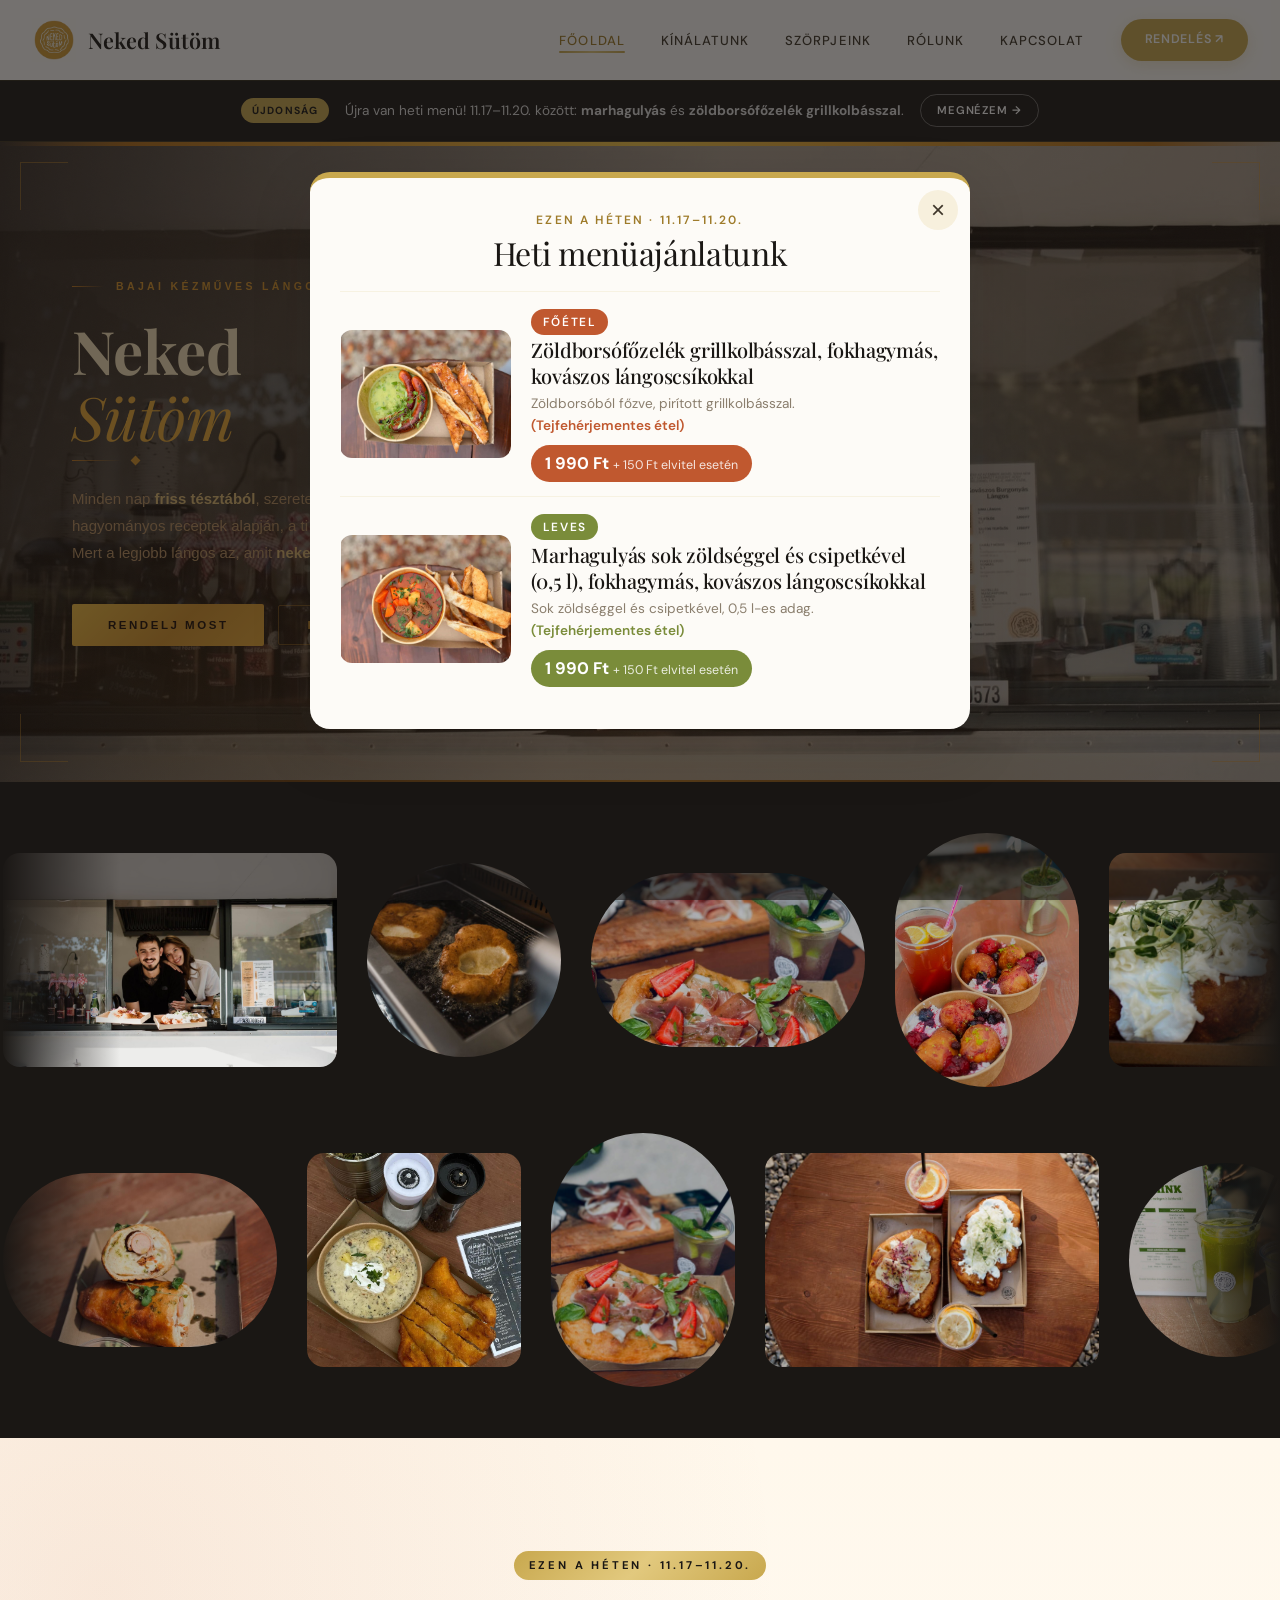
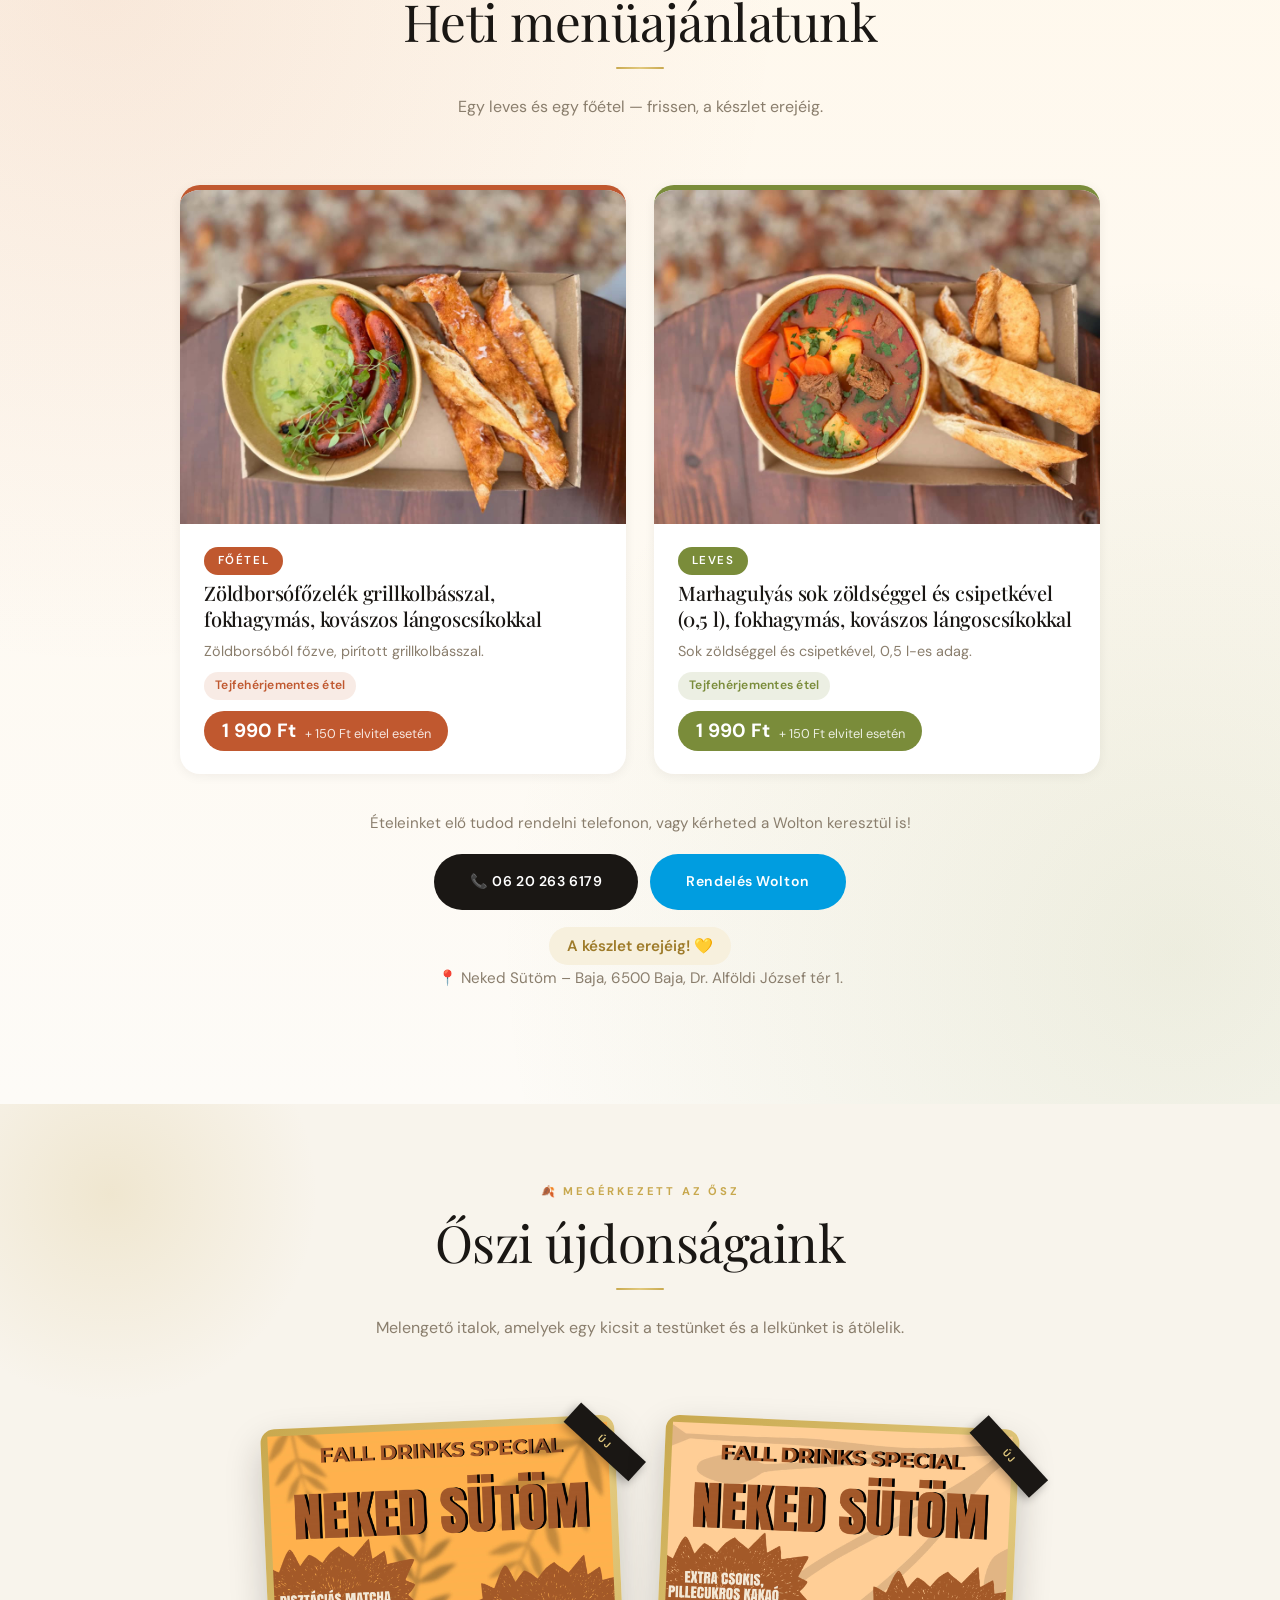
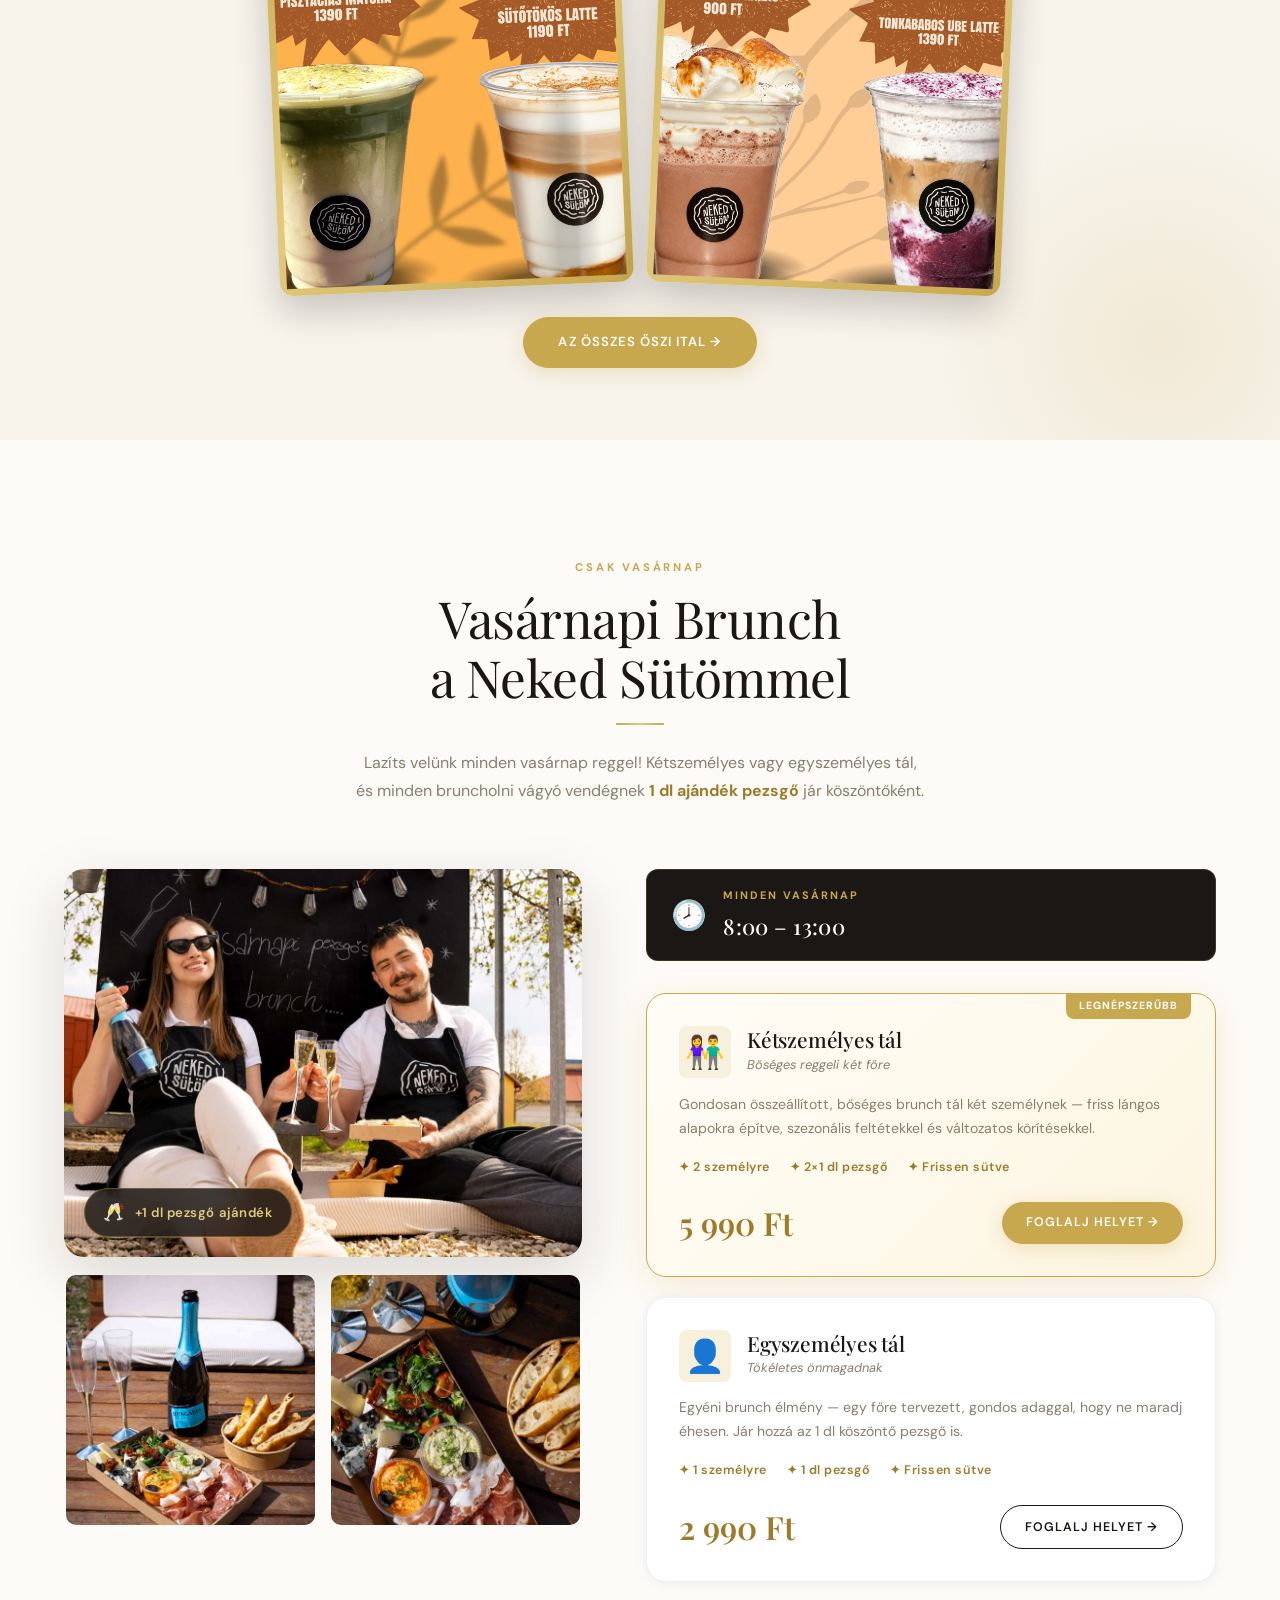
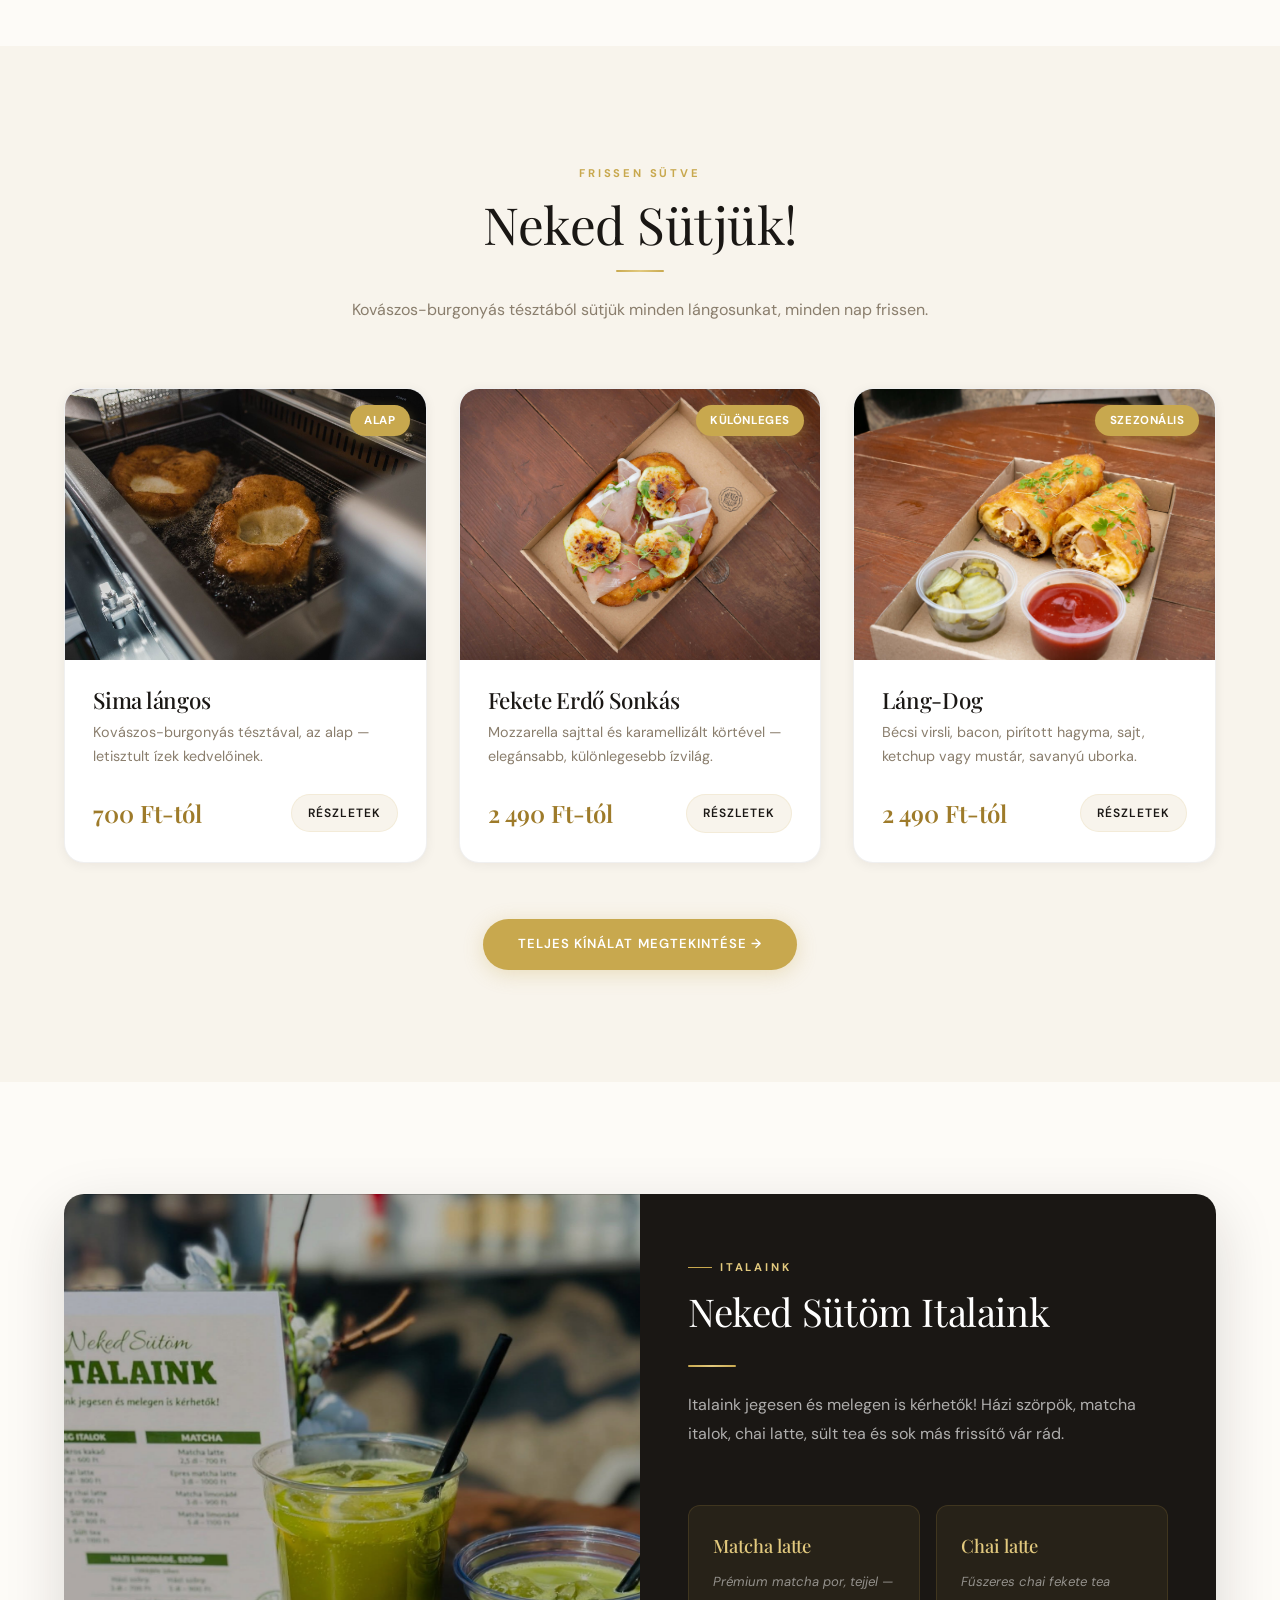
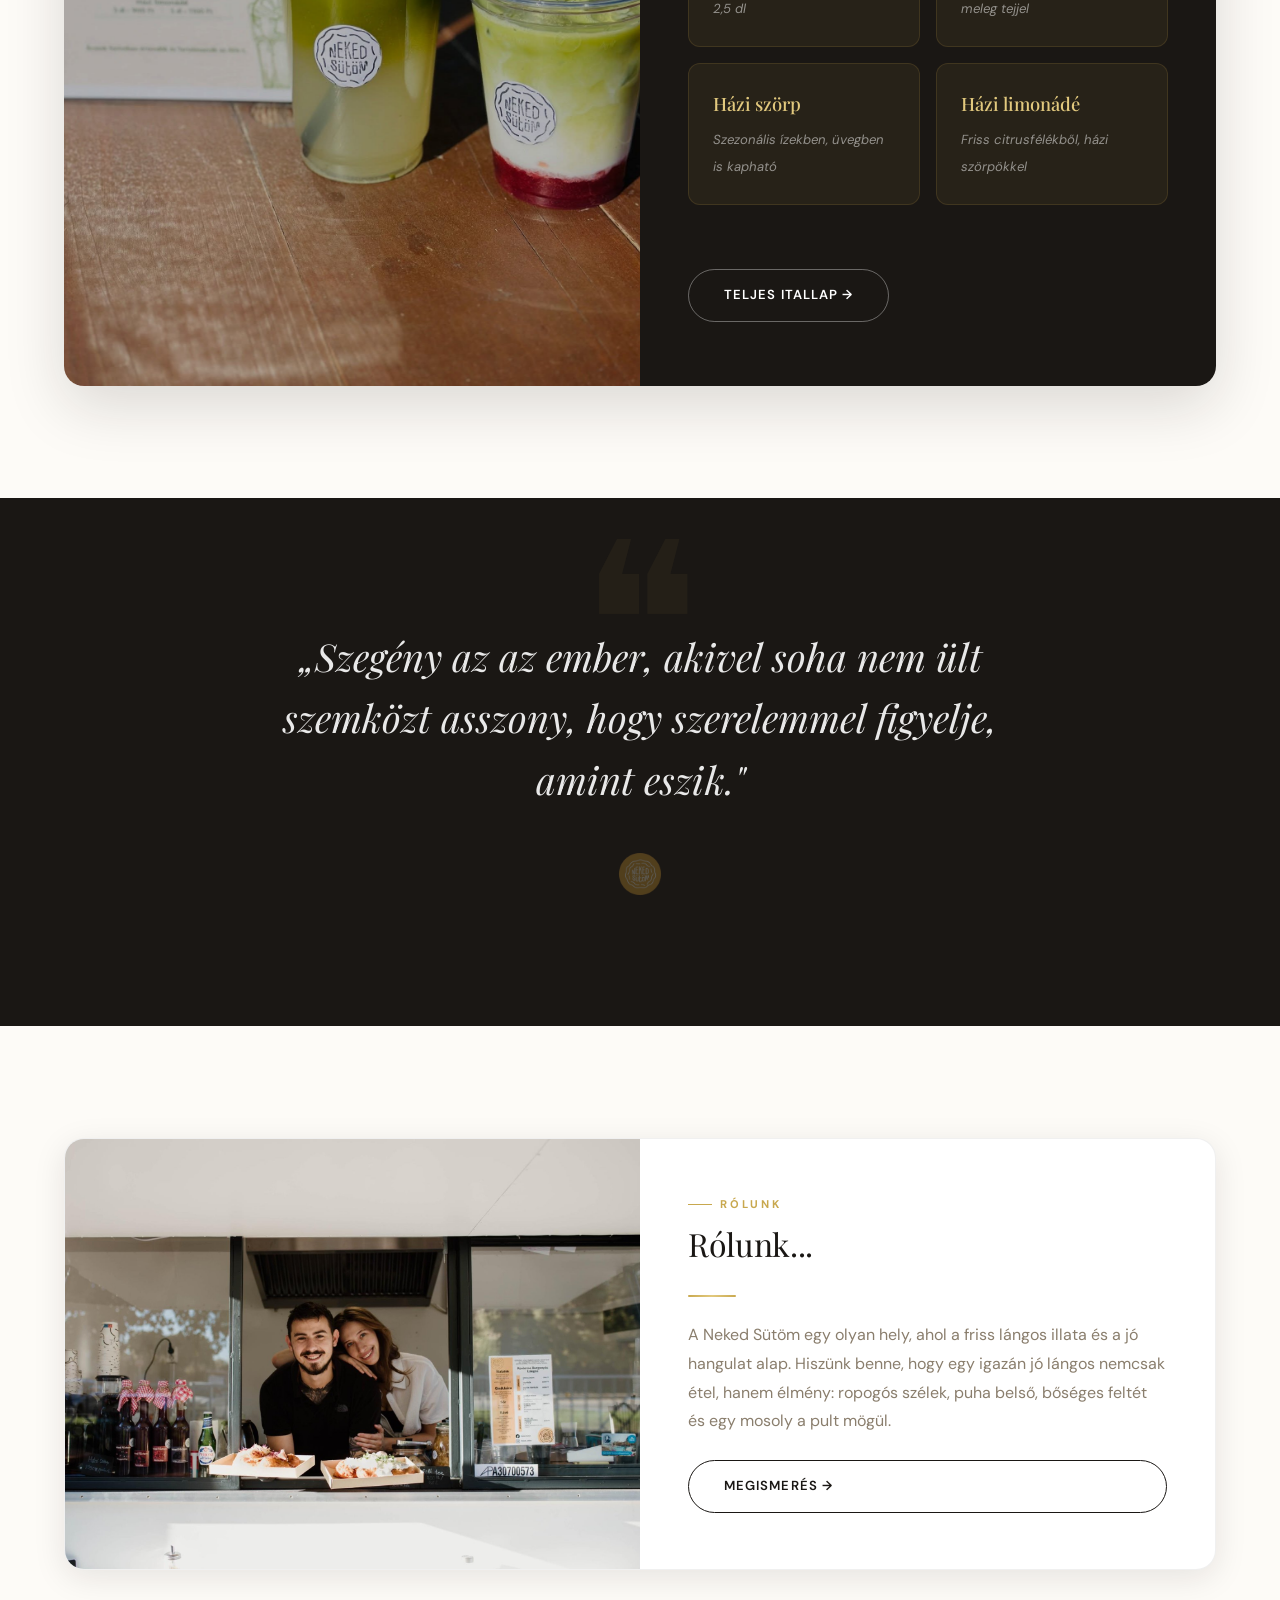
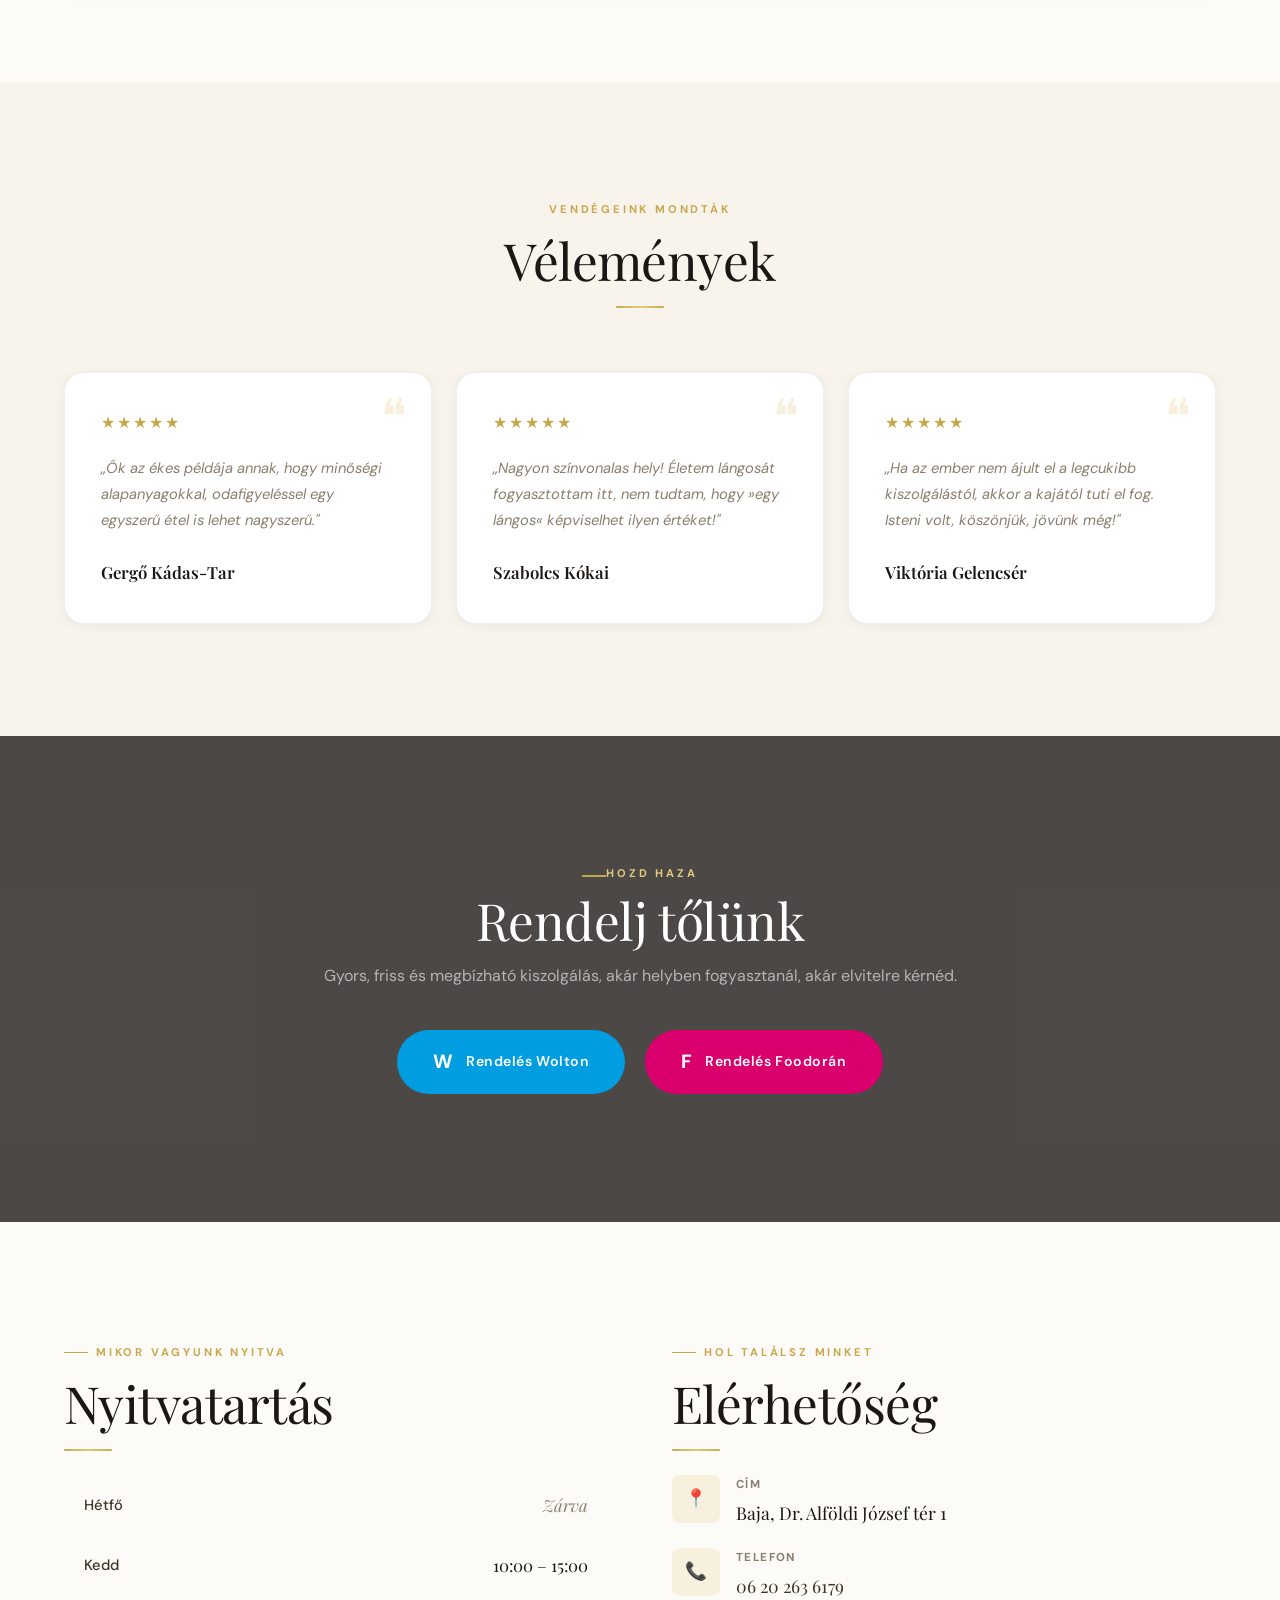
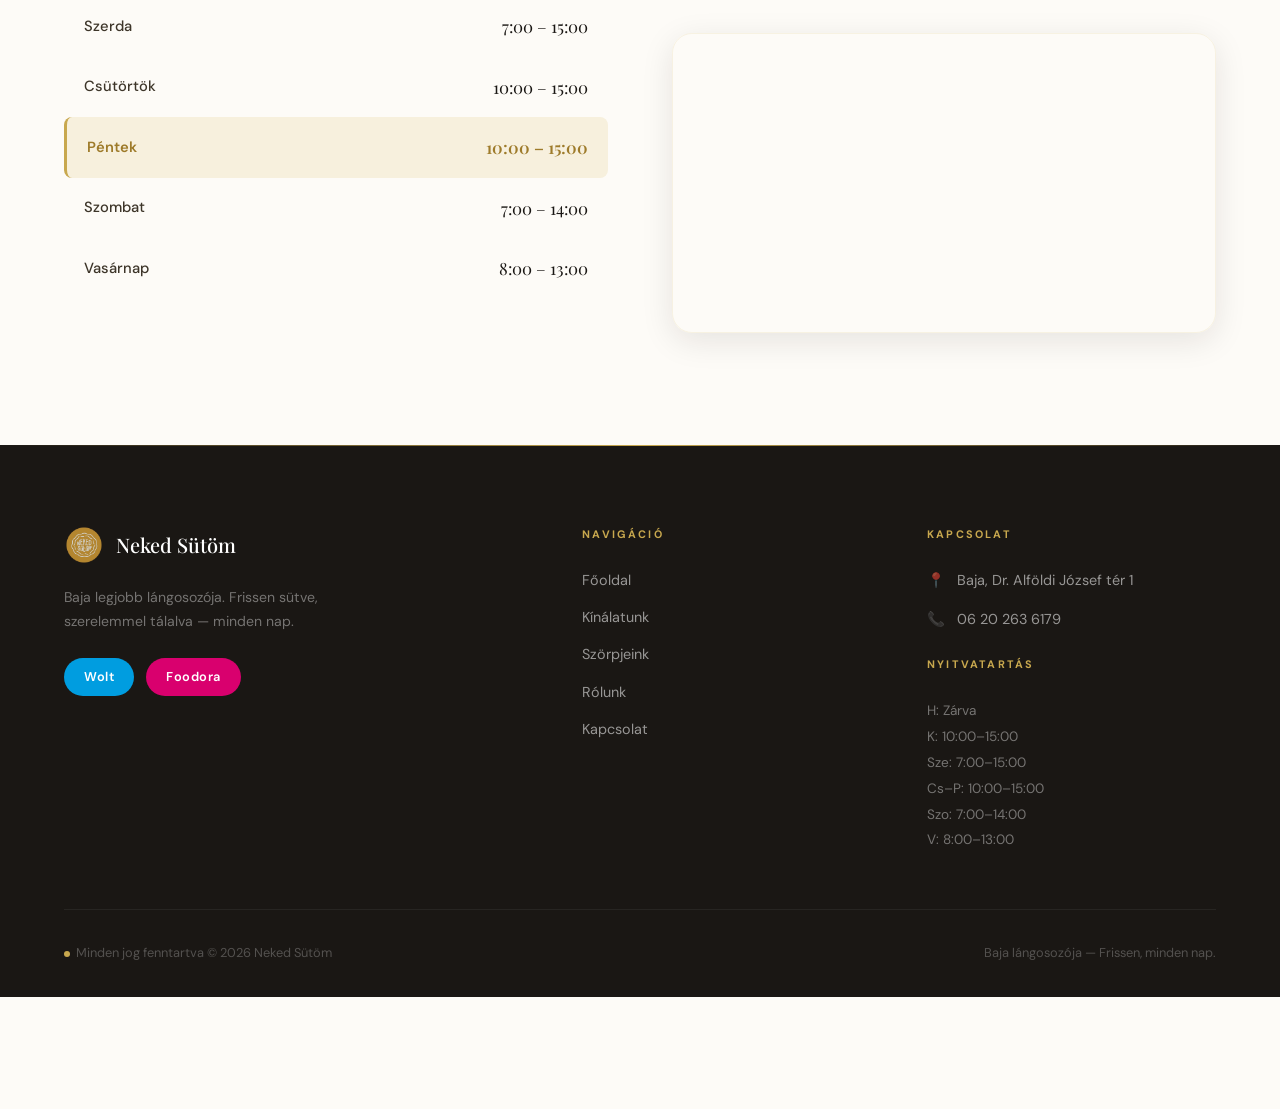
<file: index.html>
<!DOCTYPE html>
<html lang="hu">
<head>
  <meta charset="UTF-8" />
  <meta name="viewport" content="width=device-width, initial-scale=1.0" />
  <title>Neked Sütöm – Baja lángosozó</title>
  <meta name="description" content="Neked Sütöm – Baja legjobb lángosozója. Friss kovászos-burgonyás tésztából sütött ropogós lángosok, házi szörpök és italok. Baja, Dr. Alföldi József tér 1." />
  <link rel="icon" href="assets/images/logo.png" type="image/png" />
  <link rel="stylesheet" href="css/style.css" />
  <link rel="preconnect" href="https://fonts.googleapis.com" />
  <link rel="preconnect" href="https://fonts.gstatic.com" crossorigin />

  <style>
    /* ── Őszi újdonságok – poszterfal a főoldalon ─────────────── */
    .oszi-home-section {
      padding: 4.5rem 0;
      background: var(--bg-cream);
      position: relative;
      overflow: hidden;
    }

    .oszi-home-section::before {
      content: '';
      position: absolute;
      top: -120px; left: -100px;
      width: 420px; height: 420px;
      background: radial-gradient(circle, rgba(200,168,78,0.18) 0%, transparent 70%);
      border-radius: 50%;
      pointer-events: none;
    }

    .oszi-home-section::after {
      content: '';
      position: absolute;
      bottom: -140px; right: -120px;
      width: 480px; height: 480px;
      background: radial-gradient(circle, rgba(200,168,78,0.14) 0%, transparent 70%);
      border-radius: 50%;
      pointer-events: none;
    }

    .oszi-home-section .section__header--center { position: relative; z-index: 1; }
    .oszi-home-section .divider--center { background: var(--gold-gradient); }

    .oszi-home-flyers {
      position: relative;
      z-index: 1;
      display: grid;
      grid-template-columns: 1fr 1fr;
      gap: 2rem;
      max-width: 740px;
      margin: 0 auto;
      padding: 1rem 0 0;
    }

    .oszi-home-flyer {
      display: block;
      position: relative;
      border-radius: calc(var(--radius) - 6px);
      padding: 7px;
      background: var(--gold-gradient);
      box-shadow: 0 16px 36px rgba(26,23,20,0.22);
      transform: rotate(-2.5deg);
      transition: transform 0.4s cubic-bezier(0.16,1,0.3,1), box-shadow 0.4s ease;
    }

    .oszi-home-flyers a.oszi-home-flyer:nth-child(2) {
      transform: rotate(2.5deg);
    }

    .oszi-home-flyer:hover {
      transform: rotate(0deg) translateY(-8px) scale(1.03);
      box-shadow: 0 22px 46px rgba(200,168,78,0.3), 0 16px 36px rgba(26,23,20,0.25);
      z-index: 2;
    }

    .oszi-home-flyer__inner {
      position: relative;
      border-radius: calc(var(--radius) - 10px);
      overflow: hidden;
    }

    .oszi-home-flyer img {
      width: 100%;
      display: block;
      transition: transform 0.7s cubic-bezier(0.16,1,0.3,1);
    }

    .oszi-home-flyer:hover img { transform: scale(1.04); }

    .oszi-home-flyer__ribbon {
      position: absolute;
      top: 0.85rem;
      right: -2.1rem;
      background: var(--dark);
      color: var(--gold-light);
      font-size: 0.6rem;
      font-weight: 700;
      letter-spacing: 0.12em;
      text-transform: uppercase;
      padding: 0.3rem 2.3rem;
      transform: rotate(45deg);
      box-shadow: 0 4px 10px rgba(0,0,0,0.3);
      z-index: 2;
    }

    .oszi-home-cta {
      position: relative;
      z-index: 1;
      text-align: center;
      margin-top: 1.75rem;
    }

    @media (max-width: 760px) {
      .oszi-home-flyers { grid-template-columns: 1fr; max-width: 340px; gap: 1.75rem; }
      .oszi-home-flyer,
      .oszi-home-flyers a.oszi-home-flyer:nth-child(2) { transform: rotate(-1.5deg); }
    }
  </style>
</head>
<body>

<nav class="nav scrolled" role="navigation" aria-label="Fő navigáció">
  <div class="nav__inner">
    <a href="index.html" class="nav__logo" aria-label="Neked Sütöm főoldal">
      <img src="assets/images/logo.png" alt="Neked Sütöm logó" class="nav__logo-img" />
      <span class="nav__logo-text">Neked Sütöm</span>
    </a>
    <ul class="nav__links" role="list">
      <li><a href="index.html" class="nav__link active">Főoldal</a></li>
      <li><a href="kinalatunk.html" class="nav__link">Kínálatunk</a></li>
      <li><a href="szorpjeink.html" class="nav__link">Szörpjeink</a></li>
      <li><a href="rolunk.html" class="nav__link">Rólunk</a></li>
      <li><a href="kapcsolat.html" class="nav__link">Kapcsolat</a></li>
      <li><a href="#rendeles" class="nav__link nav__cta">Rendelés ↗</a></li>
    </ul>
    <button class="nav__hamburger" aria-label="Menü megnyitása" aria-expanded="false">
      <span></span><span></span><span></span>
    </button>
  </div>
</nav>
<div class="nav__mobile" role="dialog" aria-label="Mobil navigáció">
  <a href="index.html" class="nav__mobile-link">Főoldal</a>
  <a href="kinalatunk.html" class="nav__mobile-link">Kínálatunk</a>
  <a href="szorpjeink.html" class="nav__mobile-link">Szörpjeink</a>
  <a href="rolunk.html" class="nav__mobile-link">Rólunk</a>
  <a href="kapcsolat.html" class="nav__mobile-link">Kapcsolat</a>
</div>

<!-- ÚJDONSÁG BANNER -->
<div class="ujdonsag" style="margin-top:var(--nav-h)">
  <div class="container ujdonsag__inner">
    <span class="ujdonsag__badge">Újdonság</span>
    <p class="ujdonsag__text">Újra van heti menü! 11.17–11.20. között: <strong>marhagulyás</strong> és <strong>zöldborsófőzelék grillkolbásszal</strong>.</p>
    <a href="#heti-menu" class="btn btn--outline-white" style="font-size:0.7rem;padding:0.35rem 1rem;">Megnézem →</a>
  </div>
</div>

<!-- HERO -->
<div class="hero">
  <div class="hero-base"></div>
  <div class="hero-photo"></div>
  <div class="hero-overlay"></div>
  <div class="hero-glow"></div>
  <div class="grain"></div>
  <div class="top-bar"></div>
  <div class="bottom-bar"></div>
  <div class="corner c-tl"></div>
  <div class="corner c-tr"></div>
  <div class="corner c-bl"></div>
  <div class="corner c-br"></div>

  <div class="content">
    <div class="eyebrow">
      <div class="eyebrow-line"></div>
      bajai kézműves lángos
    </div>

    <h1 class="headline">
      Neked<br><em>Sütöm</em>
    </h1>

    <div class="sep">
      <div class="sep-line"></div>
      <div class="sep-diamond"></div>
    </div>

    <p class="desc">
      Minden nap <strong>friss tésztából</strong>, szeretettel sütve —
      hagyományos receptek alapján, a ti kedvenc feltéteitetekkel.
      Mert a legjobb lángos az, amit <strong>neked sütünk</strong>.
    </p>

    <div class="cta-row">
      <a href="#rendeles"><button class="btn-main">Rendelj most</button></a>
      <a href="/kinalatunk.html"><button class="btn-ghost">Kínálatunk</button></a>
      
    </div>

  </div>

  
</div>


<!-- MOZGÓ GALÉRIA -->
<div class="marquee-section" aria-label="Galéria">
  <!-- Row 1: moves left -->
  <div class="marquee-row marquee-row--left">
    <div class="marquee-slide marquee-slide--wide"><img src="assets/images/Neked-Sutom-Bajai-Langosozo-1.jpg" alt="Neked Sütöm" /><span class="marquee-label">Neked Sütöm</span></div>
    <div class="marquee-slide marquee-slide--circle"><img src="assets/images/a7f3e-sima-langos-1-1.jpeg" alt="Sima lángos" /><span class="marquee-label">Sima lángos</span></div>
    <div class="marquee-slide marquee-slide--oval"><img src="assets/images/neked-sutom-feketeerdo-langos-1-1.jpg" alt="Fekete Erdő" /><span class="marquee-label">Fekete Erdő</span></div>
    <div class="marquee-slide marquee-slide--tall"><img src="assets/images/Fankos-langos-1.jpg" alt="Fánkos lángos" /><span class="marquee-label">Fánkos lángos</span></div>
    <div class="marquee-slide marquee-slide--wide"><img src="assets/images/3a58e-sajtos-tejfolos-1-1.jpeg" alt="Sajtos-tejfölös" /><span class="marquee-label">Sajtos-tejfölös</span></div>
    <div class="marquee-slide marquee-slide--square"><img src="assets/images/Neked-Sutom-Szorpok-1.jpg" alt="Szörpjeink" /><span class="marquee-label">Szörpjeink</span></div>
    <div class="marquee-slide marquee-slide--circle"><img src="assets/images/f0c13-grillkolbasz-1-scaled-1.jpg" alt="Kómás Kedvence" /><span class="marquee-label">Kómás Kedvence</span></div>
    <div class="marquee-slide marquee-slide--oval"><img src="assets/images/neked-sutom-etterem-baja-e1764173854274-1.jpeg" alt="Étterem" /><span class="marquee-label">Étterem</span></div>
    <!-- duplicate for seamless -->
    <div class="marquee-slide marquee-slide--wide"><img src="assets/images/Neked-Sutom-Bajai-Langosozo-1.jpg" alt="Neked Sütöm" /><span class="marquee-label">Neked Sütöm</span></div>
    <div class="marquee-slide marquee-slide--circle"><img src="assets/images/a7f3e-sima-langos-1-1.jpeg" alt="Sima lángos" /><span class="marquee-label">Sima lángos</span></div>
    <div class="marquee-slide marquee-slide--oval"><img src="assets/images/neked-sutom-feketeerdo-langos-1-1.jpg" alt="Fekete Erdő" /><span class="marquee-label">Fekete Erdő</span></div>
    <div class="marquee-slide marquee-slide--tall"><img src="assets/images/Fankos-langos-1.jpg" alt="Fánkos lángos" /><span class="marquee-label">Fánkos lángos</span></div>
    <div class="marquee-slide marquee-slide--wide"><img src="assets/images/3a58e-sajtos-tejfolos-1-1.jpeg" alt="Sajtos-tejfölös" /><span class="marquee-label">Sajtos-tejfölös</span></div>
    <div class="marquee-slide marquee-slide--square"><img src="assets/images/Neked-Sutom-Szorpok-1.jpg" alt="Szörpjeink" /><span class="marquee-label">Szörpjeink</span></div>
    <div class="marquee-slide marquee-slide--circle"><img src="assets/images/f0c13-grillkolbasz-1-scaled-1.jpg" alt="Kómás Kedvence" /><span class="marquee-label">Kómás Kedvence</span></div>
    <div class="marquee-slide marquee-slide--oval"><img src="assets/images/neked-sutom-etterem-baja-e1764173854274-1.jpeg" alt="Étterem" /><span class="marquee-label">Étterem</span></div>
  </div>
  <!-- Row 2: moves right -->
  <div class="marquee-row marquee-row--right">
    <div class="marquee-slide marquee-slide--oval"><img src="assets/images/Lang-dog-1.jpg" alt="Láng-Dog" /><span class="marquee-label">Láng-Dog</span></div>
    <div class="marquee-slide marquee-slide--square"><img src="assets/images/Csorba-es-fokhagymas-langos-csikok.jpg" alt="Csorba leves" /><span class="marquee-label">Csorba leves</span></div>
    <div class="marquee-slide marquee-slide--tall"><img src="assets/images/neked-sutom-feketeerdo-langos-1-1-819x1024.jpg" alt="Különleges lángos" /><span class="marquee-label">Különleges</span></div>
    <div class="marquee-slide marquee-slide--wide"><img src="assets/images/41498-471993797_17865384315295241_6454546286958109921_n-1.jpg" alt="Neked Sütöm" /><span class="marquee-label">Neked Sütöm</span></div>
    <div class="marquee-slide marquee-slide--circle"><img src="assets/images/650248402_17918187438295241_307225301371423452_n.jpg" alt="Italaink" /><span class="marquee-label">Italaink</span></div>
    <div class="marquee-slide marquee-slide--wide"><img src="assets/images/f6773-tejfoloslangos-1-scaled-1.jpg" alt="Tejfölös" /><span class="marquee-label">Tejfölös lángos</span></div>
    <div class="marquee-slide marquee-slide--circle"><img src="assets/images/logo.png" alt="Logó" /><span class="marquee-label">Neked Sütöm</span></div>
    <!-- duplicate for seamless -->
    <div class="marquee-slide marquee-slide--oval"><img src="assets/images/Lang-dog-1.jpg" alt="Láng-Dog" /><span class="marquee-label">Láng-Dog</span></div>
    <div class="marquee-slide marquee-slide--square"><img src="assets/images/Csorba-es-fokhagymas-langos-csikok.jpg" alt="Csorba leves" /><span class="marquee-label">Csorba leves</span></div>
    <div class="marquee-slide marquee-slide--tall"><img src="assets/images/neked-sutom-feketeerdo-langos-1-1-819x1024.jpg" alt="Különleges lángos" /><span class="marquee-label">Különleges</span></div>
    <div class="marquee-slide marquee-slide--wide"><img src="assets/images/41498-471993797_17865384315295241_6454546286958109921_n-1.jpg" alt="Neked Sütöm" /><span class="marquee-label">Neked Sütöm</span></div>
    <div class="marquee-slide marquee-slide--circle"><img src="assets/images/650248402_17918187438295241_307225301371423452_n.jpg" alt="Italaink" /><span class="marquee-label">Italaink</span></div>
    <div class="marquee-slide marquee-slide--wide"><img src="assets/images/f6773-tejfoloslangos-1-scaled-1.jpg" alt="Tejfölös" /><span class="marquee-label">Tejfölös lángos</span></div>
    <div class="marquee-slide marquee-slide--circle"><img src="assets/images/logo.png" alt="Logó" /><span class="marquee-label">Neked Sütöm</span></div>
  </div>
</div>


<!-- ── HETI MENÜ SZEKCIÓ — hetente a szöveget és a képeket (assets/images/heti-menu/) kell cserélni, a popuppal együtt ── -->
<section class="section weekly-section" id="heti-menu" aria-label="Heti menüajánlat">
  <div class="container">
    <div class="section__header--center reveal">
      <span class="section-label">Ezen a héten · 11.17–11.20.</span>
      <h2>Heti menüajánlatunk</h2>
      <div class="divider divider--center"></div>
      <p>Egy leves és egy főétel — frissen, a készlet erejéig.</p>
    </div>

    <div class="weekly-grid reveal">
      <article class="weekly-card weekly-card--main">
        <img class="weekly-card__img" src="assets/images/heti-menu/fogas.jpg" alt="Zöldborsófőzelék grillkolbásszal és lángoscsíkokkal" loading="lazy" />
        <div class="weekly-card__body">
          <span class="weekly-card__kind">Főétel</span>
          <h3 class="weekly-card__name">Zöldborsófőzelék grillkolbásszal, fokhagymás, kovászos lángoscsíkokkal</h3>
          <p class="weekly-card__desc">Zöldborsóból főzve, pirított grillkolbásszal.</p>
          <span class="weekly-card__tag">Tejfehérjementes étel</span>
          <div class="weekly-card__price-wrap"><span class="weekly-card__price">1 990 Ft <small>+ 150 Ft elvitel esetén</small></span></div>
        </div>
      </article>

      <article class="weekly-card weekly-card--soup">
        <img class="weekly-card__img" src="assets/images/heti-menu/leves.jpg" alt="Marhagulyás zöldségekkel, csipetkével és lángoscsíkokkal" loading="lazy" />
        <div class="weekly-card__body">
          <span class="weekly-card__kind">Leves</span>
          <h3 class="weekly-card__name">Marhagulyás sok zöldséggel és csipetkével (0,5 l), fokhagymás, kovászos lángoscsíkokkal</h3>
          <p class="weekly-card__desc">Sok zöldséggel és csipetkével, 0,5 l-es adag.</p>
          <span class="weekly-card__tag">Tejfehérjementes étel</span>
          <div class="weekly-card__price-wrap"><span class="weekly-card__price">1 990 Ft <small>+ 150 Ft elvitel esetén</small></span></div>
        </div>
      </article>
    </div>

    <div class="weekly-order reveal">
      <p>Ételeinket elő tudod rendelni telefonon, vagy kérheted a Wolton keresztül is!</p>
      <div class="weekly-order__actions">
        <a href="tel:+36202636179" class="delivery-btn weekly-popup__call">📞 06 20 263 6179</a>
        <a href="https://wolt.com/hu/hun/baja/restaurant/neked-sutom?srsltid=AfmBOooofSF4jPXiXXF6goq9MMTRCKu0kcvcJ-XZW09k8vJ6fAfBWiHD" target="_blank" class="delivery-btn delivery-btn--wolt">Rendelés Wolton</a>
      </div>
      <p class="weekly-order__note">A készlet erejéig! 💛</p>
      <p>📍 Neked Sütöm – Baja, 6500 Baja, Dr. Alföldi József tér 1.</p>
    </div>
  </div>
</section>


<!-- ── ŐSZI ÚJDONSÁGOK ────────────────────────────── -->
<section class="section oszi-home-section" aria-label="Őszi újdonságaink">
  <div class="container">
    <div class="section__header--center reveal">
      <span class="section-label">🍂 Megérkezett az ősz</span>
      <h2>Őszi újdonságaink</h2>
      <div class="divider divider--center"></div>
      <p>Melengető italok, amelyek egy kicsit a testünket és a lelkünket is átölelik.</p>
    </div>

    <div class="oszi-home-flyers reveal">
      <a href="szorpjeink.html" class="oszi-home-flyer">
        <span class="oszi-home-flyer__ribbon">Új</span>
        <span class="oszi-home-flyer__inner">
          <img src="assets/images/oszi-ujdonsagok/flyer-pisztacias-matcha-sutotokos.jpg" alt="Fall Drinks Special – Pisztáciás matcha 1390 Ft, Sütőtökös latte 1190 Ft" loading="lazy" />
        </span>
      </a>
      <a href="szorpjeink.html" class="oszi-home-flyer">
        <span class="oszi-home-flyer__ribbon">Új</span>
        <span class="oszi-home-flyer__inner">
          <img src="assets/images/oszi-ujdonsagok/flyer-csokis-kakao-tonkababos.jpg" alt="Fall Drinks Special – Extra csokis pillecukros kakaó 900 Ft, Tonkababos ube latte 1390 Ft" loading="lazy" />
        </span>
      </a>
    </div>

    <div class="oszi-home-cta reveal">
      <a href="szorpjeink.html" class="btn btn--primary">Az összes őszi ital →</a>
    </div>
  </div>
</section>


<!-- ── VASÁRNAPI BRUNCH SZEKCIÓ ────────────────────────────── -->
<section class="section brunch-section" id="brunch" aria-label="Vasárnapi Brunch">
  <div class="container" style="margin-bottom: 5%;">

    <!-- Fejléc -->
    <div class="section__header--center reveal">
      <span class="section-label">Csak vasárnap</span>
      <h2>Vasárnapi Brunch<br>a Neked Sütömmel</h2>
      <div class="divider divider--center"></div>
      <p>Lazíts velünk minden vasárnap reggel! Kétszemélyes vagy egyszemélyes tál,<br>és minden bruncholni vágyó vendégnek <strong style="color:var(--gold-dark)">1 dl ajándék pezsgő</strong> jár köszöntőként.</p>
    </div>

    <!-- Fő tartalom: kép bal, info jobb -->
    <div class="brunch-layout reveal">

      <!-- Képgaléria -->
      <div class="brunch-gallery">
        <!-- Főkép -->
        <div class="brunch-gallery__main">
          <img src="assets/images/brunch3.jpeg"
               alt="Vasárnapi Brunch tál – Neked Sütöm"
               loading="lazy" />
          <div class="brunch-gallery__badge">
            <span class="brunch-gallery__badge-icon">🥂</span>
            <span>+1 dl pezsgő ajándék</span>
          </div>
        </div>

        <!-- Kis képek -->
        <div class="brunch-gallery__thumbs">
          <div class="brunch-gallery__thumb" id="BrunchKep">
            <img src="assets/images/brunch2.jpeg"
                 alt="Brunch tál részlet" loading="lazy" />
          </div>
          <div class="brunch-gallery__thumb">
            <img src="assets/images/brunch4.jpeg"
                 alt="Italok a brunchhoz" loading="lazy" />
          </div>
          <div class="brunch-gallery__thumb">
            <img src="assets/images/brunch5.jpeg"
                 alt="Brunch lángos" loading="lazy" />
          </div>
        </div>
      </div>

      <!-- Infó panel -->
      <div class="brunch-info">

        <!-- Időpont pill -->
        <div class="brunch-time-pill">
          <span class="brunch-time-pill__icon">🕗</span>
          <div>
            <span class="brunch-time-pill__label">Minden vasárnap</span>
            <span class="brunch-time-pill__time">8:00 – 13:00</span>
          </div>
        </div>

        <!-- Ajánlatok -->
        <div class="brunch-offers">

          <!-- Kétszemélyes -->
          <div class="brunch-offer brunch-offer--featured">
            <div class="brunch-offer__tag">Legnépszerűbb</div>
            <div class="brunch-offer__header">
              <div class="brunch-offer__icon">👫</div>
              <div>
                <h3 class="brunch-offer__title">Kétszemélyes tál</h3>
                <p class="brunch-offer__subtitle">Bőséges reggeli két főre</p>
              </div>
            </div>
            <p class="brunch-offer__desc">
              Gondosan összeállított, bőséges brunch tál két személynek — friss lángos alapokra építve, szezonális feltétekkel és változatos körítésekkel.
            </p>
            <div class="brunch-offer__features">
              <span>✦ 2 személyre</span>
              <span>✦ 2×1 dl pezsgő</span>
              <span>✦ Frissen sütve</span>
            </div>
            <div class="brunch-offer__price-row">
              <span class="brunch-offer__price">5 990 Ft</span>
              <a href="kapcsolat.html" class="btn btn--primary" style="font-size:0.78rem;padding:0.65rem 1.5rem;">Foglalj helyet →</a>
            </div>
          </div>

          <!-- Egyszemélyes -->
          <div class="brunch-offer">
            <div class="brunch-offer__header">
              <div class="brunch-offer__icon">👤</div>
              <div>
                <h3 class="brunch-offer__title">Egyszemélyes tál</h3>
                <p class="brunch-offer__subtitle">Tökéletes önmagadnak</p>
              </div>
            </div>
            <p class="brunch-offer__desc">
              Egyéni brunch élmény — egy főre tervezett, gondos adaggal, hogy ne maradj éhesen. Jár hozzá az 1 dl köszöntő pezsgő is.
            </p>
            <div class="brunch-offer__features">
              <span>✦ 1 személyre</span>
              <span>✦ 1 dl pezsgő</span>
              <span>✦ Frissen sütve</span>
            </div>
            <div class="brunch-offer__price-row">
              <span class="brunch-offer__price">2 990 Ft</span>
              <a href="kapcsolat.html" class="btn btn--outline" style="font-size:0.78rem;padding:0.65rem 1.5rem;">Foglalj helyet →</a>
            </div>
          </div>

        </div><!-- /brunch-offers -->

      </div><!-- /brunch-info -->
    </div><!-- /brunch-layout -->

  </div>


<!-- KÍNÁLATUNK TEASER -->
<section class="section section--cream" id="kinalat" aria-label="Kínálatunk kiemelő szekció">
  <div class="container">
    <div class="section__header--center reveal">
      <span class="section-label">Frissen sütve</span>
      <h2>Neked Sütjük!</h2>
      <div class="divider divider--center"></div>
      <p>Kovászos-burgonyás tésztából sütjük minden lángosunkat, minden nap frissen.</p>
    </div>
    <div class="grid-3">
      <div class="food-card reveal reveal-delay-1">
        <div class="food-card__img-wrap"><img src="assets/images/a7f3e-sima-langos-1-1.jpeg" alt="Sima lángos" loading="lazy" /><span class="food-card__badge">Alap</span></div>
        <div class="food-card__body">
          <h3 class="food-card__title">Sima lángos</h3>
          <p class="food-card__desc">Kovászos-burgonyás tésztával, az alap — letisztult ízek kedvelőinek.</p>
          <div class="food-card__footer"><span class="food-card__price">700 Ft-tól</span><a href="kinalatunk.html" class="btn btn--ghost" style="padding:0.5rem 1rem;font-size:0.75rem;">Részletek</a></div>
        </div>
      </div>
      <div class="food-card reveal reveal-delay-2">
        <div class="food-card__img-wrap"><img src="assets/images/ételek/fekete-erdos.jpg.jpeg" alt="Fekete Erdő Sonkás lángos" loading="lazy" /><span class="food-card__badge">Különleges</span></div>
        <div class="food-card__body">
          <h3 class="food-card__title">Fekete Erdő Sonkás</h3>
          <p class="food-card__desc">Mozzarella sajttal és karamellizált körtével — elegánsabb, különlegesebb ízvilág.</p>
          <div class="food-card__footer"><span class="food-card__price">2 490 Ft-tól</span><a href="kinalatunk.html" class="btn btn--ghost" style="padding:0.5rem 1rem;font-size:0.75rem;">Részletek</a></div>
        </div>
      </div>
      <div class="food-card reveal reveal-delay-3">
        <div class="food-card__img-wrap"><img src="assets/images/elnevezettek/láng-dog.jpg.jpeg" alt="Láng-Dog" loading="lazy" /><span class="food-card__badge">Szezonális</span></div>
        <div class="food-card__body">
          <h3 class="food-card__title">Láng-Dog</h3>
          <p class="food-card__desc">Bécsi virsli, bacon, pirított hagyma, sajt, ketchup vagy mustár, savanyú uborka.</p>
          <div class="food-card__footer"><span class="food-card__price">2 490 Ft-tól</span><a href="kinalatunk.html" class="btn btn--ghost" style="padding:0.5rem 1rem;font-size:0.75rem;">Részletek</a></div>
        </div>
      </div>
    </div>
    <div style="text-align:center;margin-top:3.5rem;" class="reveal">
      <a href="kinalatunk.html" class="btn btn--primary">Teljes kínálat megtekintése →</a>
    </div>
  </div>
</section>



<!-- ITALAINK -->
<section class="section" id="italok" aria-label="Italaink szekció">
  <div class="container">
    <div class="drink-photo-section reveal">
      <div class="drink-photo-section__img">
        <img src="assets/images/650248402_17918187438295241_307225301371423452_n.jpg" alt="Neked Sütöm aktuális itallap" loading="lazy" />
      </div>
      <div class="drink-photo-section__content">
        <span class="section-label" style="color:var(--gold-light)">Italaink</span>
        <h2 style="color:white;font-size:clamp(1.8rem,3vw,2.8rem);margin-bottom:1rem;">Neked Sütöm Italaink</h2>
        <div class="divider"></div>
        <p style="color:rgba(255,255,255,0.65);margin-bottom:1.5rem;line-height:1.8;">Italaink jegesen és melegen is kérhetők! Házi szörpök, matcha italok, chai latte, sült tea és sok más frissítő vár rád.</p>
        <div class="seasonal-grid">
          <div class="seasonal-item"><span class="seasonal-item__name">Matcha latte</span><span class="seasonal-item__desc">Prémium matcha por, tejjel — 2,5 dl</span></div>
          <div class="seasonal-item"><span class="seasonal-item__name">Chai latte</span><span class="seasonal-item__desc">Fűszeres chai fekete tea meleg tejjel</span></div>
          <div class="seasonal-item"><span class="seasonal-item__name">Házi szörp</span><span class="seasonal-item__desc">Szezonális ízekben, üvegben is kapható</span></div>
          <div class="seasonal-item"><span class="seasonal-item__name">Házi limonádé</span><span class="seasonal-item__desc">Friss citrusfélékből, házi szörpökkel</span></div>
        </div>
        <div style="margin-top:2rem;"><a href="szorpjeink.html" class="btn btn--outline-white">Teljes itallap →</a></div>
      </div>
    </div>
  </div>
</section>

<!-- IDÉZET -->
<div class="quote-section" aria-label="Mottónk">
  <div class="container">
    <blockquote class="quote-text reveal">„Szegény az az ember, akivel soha nem ült szemközt asszony, hogy szerelemmel figyelje, amint eszik."</blockquote>
    <div style="margin-top:2.5rem;" class="reveal reveal-delay-1">
      <img src="assets/images/logo.png" alt="Neked Sütöm logó" style="height:48px;margin:0 auto;opacity:0.3;" loading="lazy" />
    </div>
  </div>
</div>

<!-- RÓLUNK -->
<section class="section" id="rolunk" aria-label="Rólunk röviden">
  <div class="container">
    <div class="featured-item reveal">
      <div class="featured-item__img"><img src="assets/images/Neked-Sutom-Bajai-Langosozo-1.jpg" alt="Neked Sütöm étterem belső" loading="lazy" /></div>
      <div class="featured-item__body">
        <span class="section-label">Rólunk</span>
        <h2 class="featured-item__title">Rólunk...</h2>
        <div class="divider"></div>
        <p class="featured-item__desc">A Neked Sütöm egy olyan hely, ahol a friss lángos illata és a jó hangulat alap. Hiszünk benne, hogy egy igazán jó lángos nemcsak étel, hanem élmény: ropogós szélek, puha belső, bőséges feltét és egy mosoly a pult mögül.</p>
        <a href="rolunk.html" class="btn btn--outline">Megismerés →</a>
      </div>
    </div>
  </div>
</section>

<!-- VÉLEMÉNYEK -->
<section class="section section--cream" aria-label="Vendégvélemények">
  <div class="container">
    <div class="section__header--center reveal"><span class="section-label">Vendégeink mondták</span><h2>Vélemények</h2><div class="divider divider--center"></div></div>
    <div class="reviews-grid">
      <div class="review-card reveal reveal-delay-1"><div class="review-card__stars"><span>★</span><span>★</span><span>★</span><span>★</span><span>★</span></div><p class="review-card__text">„Ők az ékes példája annak, hogy minőségi alapanyagokkal, odafigyeléssel egy egyszerű étel is lehet nagyszerű."</p><span class="review-card__author">Gergő Kádas-Tar</span></div>
      <div class="review-card reveal reveal-delay-2"><div class="review-card__stars"><span>★</span><span>★</span><span>★</span><span>★</span><span>★</span></div><p class="review-card__text">„Nagyon színvonalas hely! Életem lángosát fogyasztottam itt, nem tudtam, hogy »egy lángos« képviselhet ilyen értéket!"</p><span class="review-card__author">Szabolcs Kókai</span></div>
      <div class="review-card reveal reveal-delay-3"><div class="review-card__stars"><span>★</span><span>★</span><span>★</span><span>★</span><span>★</span></div><p class="review-card__text">„Ha az ember nem ájult el a legcukibb kiszolgálástól, akkor a kajától tuti el fog. Isteni volt, köszönjük, jövünk még!"</p><span class="review-card__author">Viktória Gelencsér</span></div>
    </div>
  </div>
</section>

<!-- RENDELJ – parallax háttér -->
<div class="order-strip" id="rendeles" aria-label="Rendelési lehetőségek">
  <div class="container">
    <span class="section-label" style="color:var(--gold-light);display:block;text-align:center;margin-bottom:0.5rem;">Hozd haza</span>
    <h2>Rendelj tőlünk</h2>
    <p>Gyors, friss és megbízható kiszolgálás, akár helyben fogyasztanál, akár elvitelre kérnéd.</p>
    <div class="delivery-wrap reveal">
      <a href="https://wolt.com/hu/hun/baja/restaurant/neked-sutom?srsltid=AfmBOooofSF4jPXiXXF6goq9MMTRCKu0kcvcJ-XZW09k8vJ6fAfBWiHD" target="_blank" class="delivery-btn delivery-btn--wolt" aria-label="Rendelés Wolton"><span class="delivery-btn__logo">W</span><span>Rendelés Wolton</span></a>
      <a href="https://www.foodora.hu/restaurant/pzv1/neked-sutom" target="_blank" class="delivery-btn delivery-btn--foodora"  aria-label="Rendelés Foodorán"><span class="delivery-btn__logo">F</span><span>Rendelés Foodorán</span></a>
    </div>
  </div>
</div>

<!-- NYITVATARTÁS & ELÉRHETŐSÉG -->
<section class="section" id="nyitvatartas" aria-label="Nyitvatartás és elérhetőség">
  <div class="container">
    <div class="grid-2" style="gap:4rem;align-items:start">
      <div class="reveal">
        <span class="section-label">Mikor vagyunk nyitva</span><h2>Nyitvatartás</h2><div class="divider"></div>
        <div class="hours-grid">
          <div class="hours-row"><span class="hours-day">Hétfő</span><span class="hours-time closed">Zárva</span></div>
          <div class="hours-row"><span class="hours-day">Kedd</span><span class="hours-time">10:00 – 15:00</span></div>
          <div class="hours-row"><span class="hours-day">Szerda</span><span class="hours-time">7:00 – 15:00</span></div>
          <div class="hours-row"><span class="hours-day">Csütörtök</span><span class="hours-time">10:00 – 15:00</span></div>
          <div class="hours-row"><span class="hours-day">Péntek</span><span class="hours-time">10:00 – 15:00</span></div>
          <div class="hours-row"><span class="hours-day">Szombat</span><span class="hours-time">7:00 – 14:00</span></div>
          <div class="hours-row"><span class="hours-day">Vasárnap</span><span class="hours-time">8:00 – 13:00</span></div>
        </div>
      </div>
      <div class="reveal reveal-delay-2">
        <span class="section-label">Hol találsz minket</span><h2>Elérhetőség</h2><div class="divider"></div>
        <div class="contact-info" style="margin-bottom:2rem;">
          <div class="contact-item"><div class="contact-item__icon" aria-hidden="true">📍</div><div><span class="contact-item__label">Cím</span><span class="contact-item__value">Baja, Dr. Alföldi József tér 1</span></div></div>
          <div class="contact-item"><div class="contact-item__icon" aria-hidden="true">📞</div><div><span class="contact-item__label">Telefon</span><a href="tel:+36202636179" class="contact-item__value" style="text-decoration:none;color:inherit;">06 20 263 6179</a></div></div>
        </div>
        <div class="map-frame" style="height:300px;">
          <iframe src="https://www.google.com/maps/embed?pb=!1m18!1m12!1m3!1d2762.4557476668083!2d18.94444097672396!3d46.18148877109478!2m3!1f0!2f0!3f0!3m2!1i1024!2i768!4f13.1!3m3!1m2!1s0x47431f94d2f0d5f7%3A0x4fd09a8b66d4a696!2zTmVrZWQgU8O8dMO2bQ!5e0!3m2!1shu!2shu!4v1774879092809!5m2!1shu!2shu" width="600" height="450" style="border:0;" allowfullscreen="" loading="lazy" referrerpolicy="no-referrer-when-downgrade"></iframe>
        </div>
      </div>
    </div>
  </div>
</section>

<!-- FOOTER -->
<footer class="footer" role="contentinfo">
  <div class="container">
    <div class="footer__grid">
      <div class="footer__brand">
        <div class="footer__logo"><img src="assets/images/logo.png" alt="Neked Sütöm logó" loading="lazy" /><span class="footer__logo-name">Neked Sütöm</span></div>
        <p class="footer__tagline">Baja legjobb lángosozója. Frissen sütve, szerelemmel tálalva — minden nap.</p>
        <div class="btn-group" style="gap:0.75rem;">
          <a href="https://wolt.com/hu/hun/baja/restaurant/neked-sutom?srsltid=AfmBOooofSF4jPXiXXF6goq9MMTRCKu0kcvcJ-XZW09k8vJ6fAfBWiHD" target="_blank" class="delivery-btn delivery-btn--wolt" style="padding:0.5rem 1.25rem;font-size:0.8rem;">Wolt</a>
          <a href="https://www.foodora.hu/restaurant/pzv1/neked-sutom" target="_blank" class="delivery-btn delivery-btn--foodora" style="padding:0.5rem 1.25rem;font-size:0.8rem;">Foodora</a>
        </div>
      </div>
      <div><p class="footer__col-title">Navigáció</p><nav class="footer__nav" aria-label="Lábléc navigáció"><a href="index.html">Főoldal</a><a href="kinalatunk.html">Kínálatunk</a><a href="szorpjeink.html">Szörpjeink</a><a href="rolunk.html">Rólunk</a><a href="kapcsolat.html">Kapcsolat</a></nav></div>
      <div><p class="footer__col-title">Kapcsolat</p><div class="footer__contact-item"><span>📍</span><span>Baja, Dr. Alföldi József tér 1</span></div><div class="footer__contact-item"><span>📞</span><a href="tel:+36202636179" style="color:inherit;">06 20 263 6179</a></div><div style="margin-top:1.5rem;"><p class="footer__col-title">Nyitvatartás</p><p style="font-size:0.85rem;color:rgba(255,255,255,0.4);line-height:1.9;">H: Zárva<br>K: 10:00–15:00<br>Sze: 7:00–15:00<br>Cs–P: 10:00–15:00<br>Szo: 7:00–14:00<br>V: 8:00–13:00</p></div></div>
    </div>
    <div class="footer__bottom"><p class="footer__copy"><span class="footer__green-dot"></span>Minden jog fenntartva © 2026 Neked Sütöm</p><p class="footer__copy">Baja lángosozója — Frissen, minden nap.</p></div>
  </div>
</footer>

<!-- HETI MENÜ POPUP — hetente csak a szöveget és a két képet (assets/images/heti-menu/) kell cserélni -->
<div class="weekly-popup" id="weeklyPopup" role="dialog" aria-modal="true" aria-labelledby="weeklyPopupTitle" aria-hidden="true">
  <div class="weekly-popup__card">
    <button class="weekly-popup__close" type="button" aria-label="Bezárás">&times;</button>
    <span class="weekly-popup__label">Ezen a héten · 11.17–11.20.</span>
    <h2 class="weekly-popup__title" id="weeklyPopupTitle">Heti menüajánlatunk</h2>

    <div class="weekly-popup__dish weekly-popup__dish--main">
      <img class="weekly-popup__img" src="assets/images/heti-menu/fogas.jpg" alt="Zöldborsófőzelék grillkolbásszal és lángoscsíkokkal" loading="lazy" />
      <div>
        <span class="weekly-popup__kind">Főétel</span>
        <h3 class="weekly-popup__name">Zöldborsófőzelék grillkolbásszal<span class="wp-x">, fokhagymás, kovászos lángoscsíkokkal</span></h3>
        <p class="weekly-popup__desc">Zöldborsóból főzve, pirított grillkolbásszal.</p>
        <p class="weekly-popup__allergy">(Tejfehérjementes étel)</p>
        <p class="weekly-popup__price">1 990 Ft <small>+ 150 Ft elvitel esetén</small></p>
      </div>
    </div>

    <div class="weekly-popup__dish weekly-popup__dish--soup">
      <img class="weekly-popup__img" src="assets/images/heti-menu/leves.jpg" alt="Marhagulyás zöldségekkel, csipetkével és lángoscsíkokkal" loading="lazy" />
      <div>
        <span class="weekly-popup__kind">Leves</span>
        <h3 class="weekly-popup__name">Marhagulyás<span class="wp-x"> sok zöldséggel és csipetkével</span> (0,5 l)<span class="wp-x">, fokhagymás, kovászos lángoscsíkokkal</span></h3>
        <p class="weekly-popup__desc">Sok zöldséggel és csipetkével, 0,5 l-es adag.</p>
        <p class="weekly-popup__allergy">(Tejfehérjementes étel)</p>
        <p class="weekly-popup__price">1 990 Ft <small>+ 150 Ft elvitel esetén</small></p>
      </div>
    </div>

    <p class="weekly-popup__note">Mindkét étel tejfehérjementes, mellé fokhagymás, kovászos lángoscsíkot adunk.</p>
  </div>
</div>

<script>
(function () {
  var popup = document.getElementById('weeklyPopup');
  if (!popup) return;
  var KEY = 'weeklyMenuSeen';
  function seen() { try { return sessionStorage.getItem(KEY) === '1'; } catch (e) { return false; } }
  function mark() { try { sessionStorage.setItem(KEY, '1'); } catch (e) {} }
  function open() {
    popup.classList.add('is-open');
    popup.setAttribute('aria-hidden', 'false');
    document.documentElement.style.overflow = 'hidden';
    document.body.style.overflow = 'hidden';
  }
  function close() {
    popup.classList.remove('is-open');
    popup.setAttribute('aria-hidden', 'true');
    document.documentElement.style.overflow = '';
    document.body.style.overflow = '';
    mark();
  }
  function lock(e) { if (!e.target.closest('.weekly-popup__card') || window.innerWidth > 520) e.preventDefault(); }
  popup.addEventListener('wheel', lock, { passive: false });
  popup.addEventListener('touchmove', lock, { passive: false });
  popup.querySelector('.weekly-popup__close').addEventListener('click', close);
  popup.addEventListener('click', function (e) { if (e.target === popup) close(); });
  document.addEventListener('keydown', function (e) { if (e.key === 'Escape' && popup.classList.contains('is-open')) close(); });
  if (!seen()) setTimeout(open, 1500);
})();
</script>

<script src="js/script.js"></script>
</body>
</html>
</file>
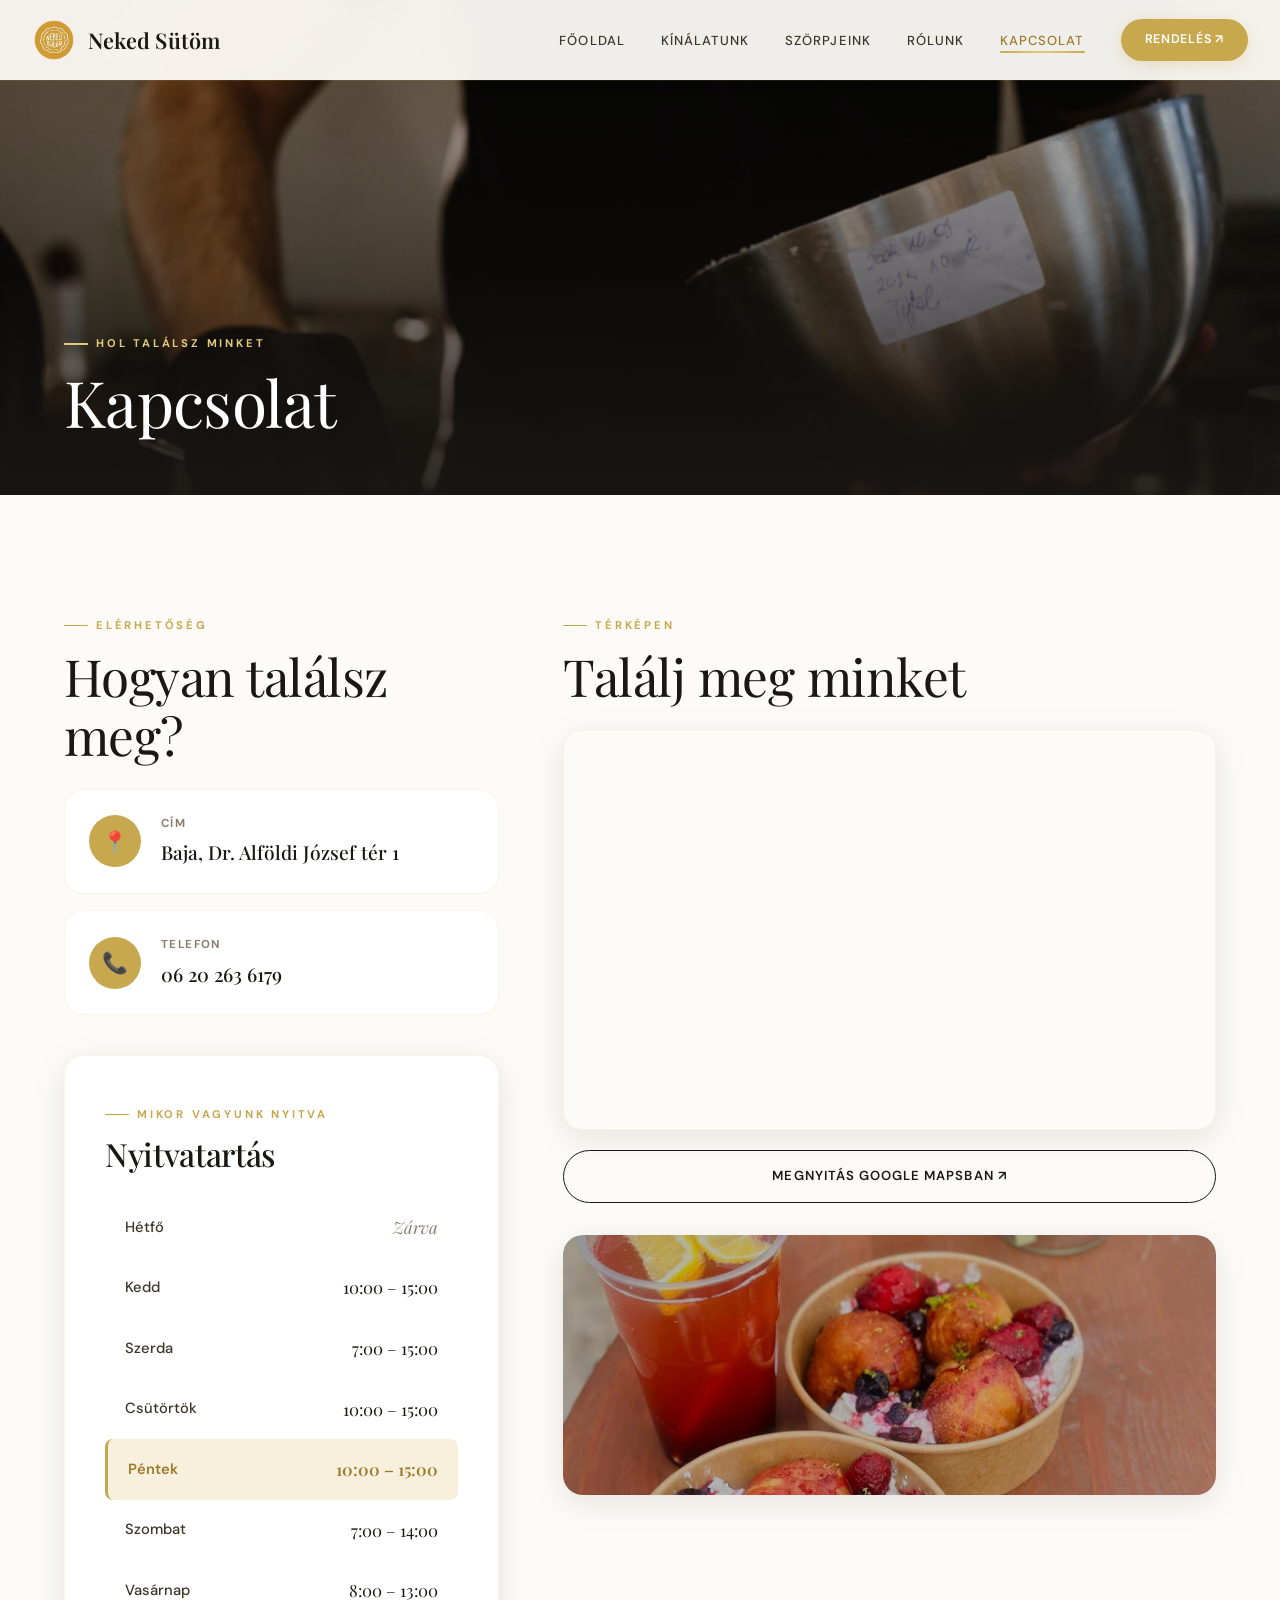
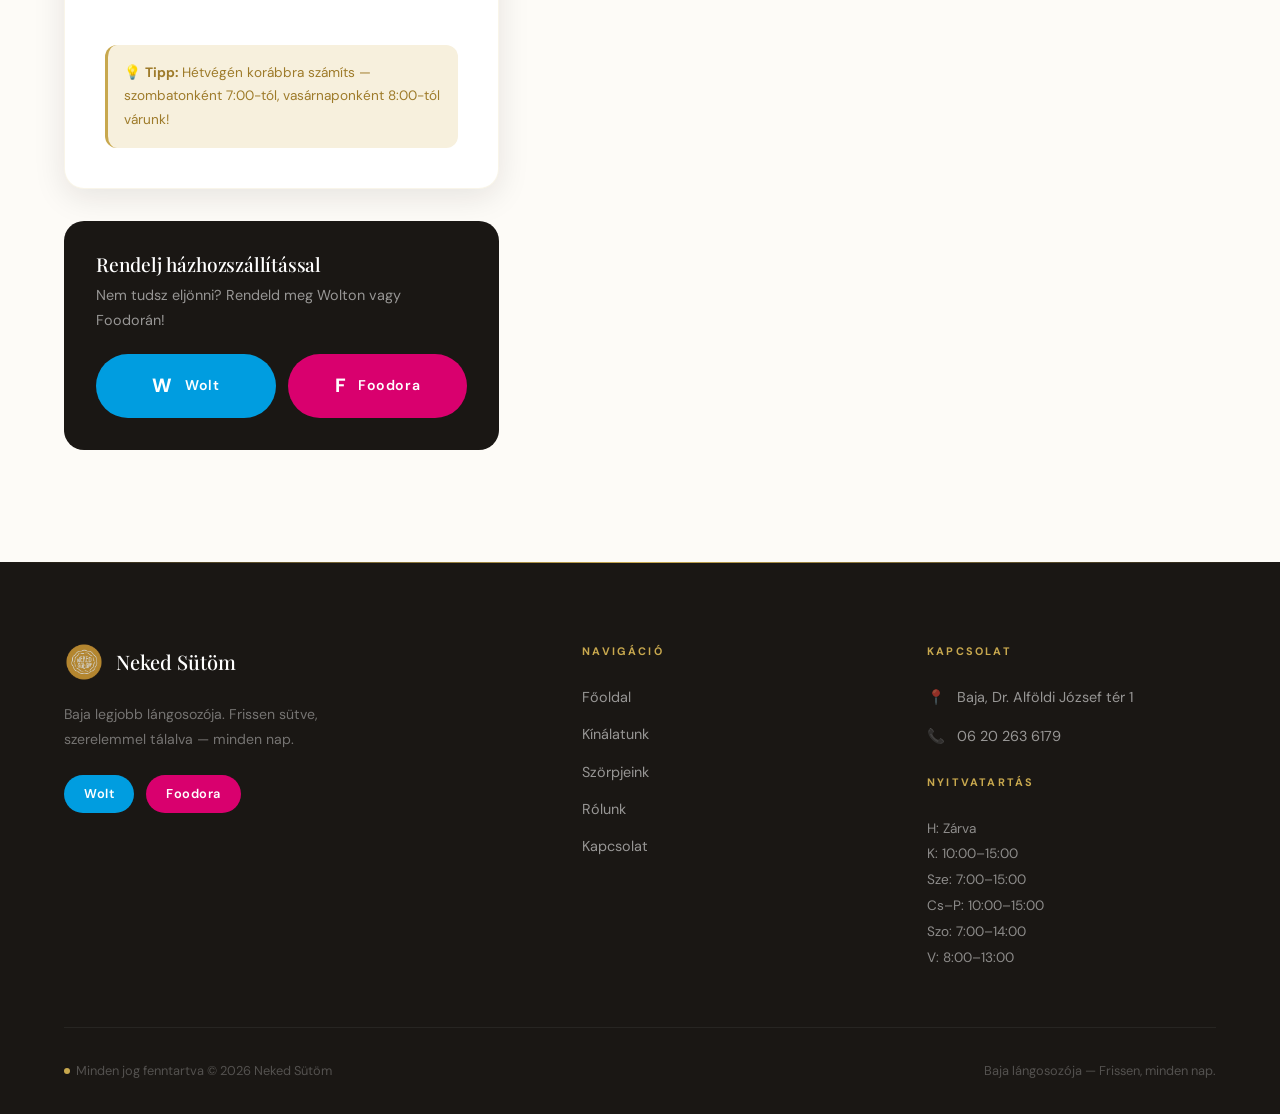
<file: kapcsolat.html>
<!DOCTYPE html>
<html lang="hu">
<head>
  <meta charset="UTF-8" />
  <meta name="viewport" content="width=device-width, initial-scale=1.0" />
  <title>Kapcsolat – Neked Sütöm – Baja lángosozó</title>
  <meta name="description" content="Neked Sütöm elérhetőség: Baja, Dr. Alföldi József tér 1. Tel: 06 20 263 6179. Nyitvatartás: kedd–vasárnap." />
  <link rel="icon" href="assets/images/logo.png" type="image/png" />
  <link rel="stylesheet" href="css/style.css" />
  <link rel="preconnect" href="https://fonts.googleapis.com" />
  <link rel="preconnect" href="https://fonts.gstatic.com" crossorigin />

  <style>
    .kapcsolat-hero {
      background: var(--bg-dark);
      padding: calc(var(--nav-h) + 5rem) 0 4rem;
      text-align: center;
      position: relative;
      overflow: hidden;
    }

    .kapcsolat-hero::before {
      content: '';
      position: absolute;
      bottom: -1px;
      left: 0;
      right: 0;
      height: 80px;
      background: var(--bg);
      clip-path: ellipse(55% 100% at 50% 100%);
    }

    .kapcsolat-layout {
      display: grid;
      grid-template-columns: 1fr 1.5fr;
      gap: 4rem;
      align-items: start;
    }

    @media (max-width: 900px) {
      .kapcsolat-layout {
        grid-template-columns: 1fr;
      }
    }

    .hours-card {
      background: white;
      border-radius: var(--radius);
      padding: 2.5rem;
      box-shadow: var(--shadow-md);
      border: 1px solid var(--border);
    }

    .contact-card {
      background: white;
      border-radius: var(--radius);
      padding: 2.5rem;
      box-shadow: var(--shadow-sm);
      border: 1px solid var(--border);
      margin-bottom: 1.5rem;
    }

    .contact-link-big {
      display: flex;
      align-items: center;
      gap: 1.25rem;
      padding: 1.5rem;
      background: var(--bg-card);
      border-radius: var(--radius);
      border: 1px solid var(--border);
      transition: all var(--transition);
      text-decoration: none;
      color: inherit;
      margin-bottom: 1rem;
    }

    .contact-link-big:hover {
      background: var(--gold-pale);
      border-color: var(--gold);
      transform: translateX(4px);
    }

    .contact-link-big__icon {
      width: 52px;
      height: 52px;
      background: var(--gold);
      border-radius: 50%;
      display: flex;
      align-items: center;
      justify-content: center;
      font-size: 1.3rem;
      flex-shrink: 0;
      color: white;
    }

    .contact-link-big__label {
      font-size: 0.72rem;
      font-weight: 700;
      letter-spacing: 0.12em;
      text-transform: uppercase;
      color: var(--text-muted);
      display: block;
      margin-bottom: 0.2rem;
    }

    .contact-link-big__value {
      font-family: var(--font-display);
      font-size: 1.2rem;
      color: var(--dark);
      font-weight: 500;
    }

    .contact-link-big__arrow {
      margin-left: auto;
      color: var(--gold);
      font-size: 1.1rem;
      opacity: 0;
      transition: opacity var(--transition), transform var(--transition);
    }

    .contact-link-big:hover .contact-link-big__arrow {
      opacity: 1;
      transform: translateX(3px);
    }
  </style>
</head>
<body>

<!-- ══════════════════════════════════════════════
     NAVIGATION
═══════════════════════════════════════════════ -->
<nav class="nav scrolled" role="navigation" aria-label="Fő navigáció">
  <div class="nav__inner">
    <a href="index.html" class="nav__logo" aria-label="Neked Sütöm főoldal">
      <img src="assets/images/logo.png"
           alt="Neked Sütöm logó" class="nav__logo-img" />
      <span class="nav__logo-text">Neked Sütöm</span>
    </a>
    <ul class="nav__links" role="list">
      <li><a href="index.html"      class="nav__link">Főoldal</a></li>
      <li><a href="kinalatunk.html" class="nav__link">Kínálatunk</a></li>
      <li><a href="szorpjeink.html" class="nav__link">Szörpjeink</a></li>
      <li><a href="rolunk.html"     class="nav__link">Rólunk</a></li>
      <li><a href="kapcsolat.html"  class="nav__link active">Kapcsolat</a></li>
      <li><a href="index.html#rendeles" class="nav__link nav__cta">Rendelés ↗</a></li>
    </ul>
    <button class="nav__hamburger" aria-label="Menü megnyitása">
      <span></span><span></span><span></span>
    </button>
  </div>
</nav>

<div class="nav__mobile" role="dialog" aria-label="Mobil navigáció">
  <a href="index.html"      class="nav__mobile-link">Főoldal</a>
  <a href="kinalatunk.html" class="nav__mobile-link">Kínálatunk</a>
  <a href="szorpjeink.html" class="nav__mobile-link">Szörpjeink</a>
  <a href="rolunk.html"     class="nav__mobile-link">Rólunk</a>
  <a href="kapcsolat.html"  class="nav__mobile-link">Kapcsolat</a>
</div>


<!-- ══════════════════════════════════════════════
     HERO
═══════════════════════════════════════════════ -->
<header class="page-hero" aria-label="Kapcsolat oldal hero">
  <div class="page-hero__bg">
    <img src="assets/images/f6773-tejfoloslangos-1-scaled-1.jpg" alt="Neked Sütöm étterem" loading="eager" />
  </div>
  <div class="page-hero__overlay"></div>
  <div class="page-hero__content">
    <span class="page-hero__label">Hol találsz minket</span>
    <h1 class="page-hero__title">Kapcsolat</h1>
  </div>
</header>


<!-- ══════════════════════════════════════════════
     KAPCSOLAT MAIN
═══════════════════════════════════════════════ -->
<section class="section" aria-label="Elérhetőség és nyitvatartás">
  <div class="container">
    <div class="kapcsolat-layout">

      <!-- LEFT: Contact info + Hours -->
      <div>

        <!-- Elérhetőség -->
        <div style="margin-bottom:2.5rem;" class="reveal">
          <span class="section-label">Elérhetőség</span>
          <h2 style="margin-bottom:1.5rem;">Hogyan találsz meg?</h2>

          <a href="https://maps.google.com?q=Baja+Dr.+Alföldi+József+tér+1" target="_blank" rel="noopener noreferrer"
             class="contact-link-big" aria-label="Cím megnyitása Google Mapsban">
            <div class="contact-link-big__icon" aria-hidden="true">📍</div>
            <div>
              <span class="contact-link-big__label">Cím</span>
              <span class="contact-link-big__value">Baja, Dr. Alföldi József tér 1</span>
            </div>
            <span class="contact-link-big__arrow" aria-hidden="true">→</span>
          </a>

          <a href="tel:+36202636179" class="contact-link-big" aria-label="Hívás: 06 20 263 6179">
            <div class="contact-link-big__icon" aria-hidden="true">📞</div>
            <div>
              <span class="contact-link-big__label">Telefon</span>
              <span class="contact-link-big__value">06 20 263 6179</span>
            </div>
            <span class="contact-link-big__arrow" aria-hidden="true">→</span>
          </a>
        </div>

        <!-- Nyitvatartás -->
        <div class="hours-card reveal reveal-delay-1">
          <span class="section-label">Mikor vagyunk nyitva</span>
          <h3 style="margin-bottom:1.5rem;">Nyitvatartás</h3>

          <div class="hours-grid">
            <div class="hours-row">
              <span class="hours-day">Hétfő</span>
              <span class="hours-time closed">Zárva</span>
            </div>
            <div class="hours-row">
              <span class="hours-day">Kedd</span>
              <span class="hours-time">10:00 – 15:00</span>
            </div>
            <div class="hours-row">
              <span class="hours-day">Szerda</span>
              <span class="hours-time">7:00 – 15:00</span>
            </div>
            <div class="hours-row">
              <span class="hours-day">Csütörtök</span>
              <span class="hours-time">10:00 – 15:00</span>
            </div>
            <div class="hours-row">
              <span class="hours-day">Péntek</span>
              <span class="hours-time">10:00 – 15:00</span>
            </div>
            <div class="hours-row">
              <span class="hours-day">Szombat</span>
              <span class="hours-time">7:00 – 14:00</span>
            </div>
            <div class="hours-row">
              <span class="hours-day">Vasárnap</span>
              <span class="hours-time">8:00 – 13:00</span>
            </div>
          </div>

          <div style="margin-top:1.5rem;padding:1rem;background:var(--gold-pale);border-radius:var(--radius-sm);border-left:3px solid var(--gold);">
            <p style="font-size:0.85rem;color:var(--gold-dark);margin:0;">
              💡 <strong>Tipp:</strong> Hétvégén korábbra számíts — szombatonként 7:00-tól, vasárnaponként 8:00-tól várunk!
            </p>
          </div>
        </div>

        <!-- Rendelés -->
        <div style="margin-top:2rem;padding:2rem;background:var(--bg-dark);border-radius:var(--radius);" class="reveal reveal-delay-2">
          <h3 style="color:white;font-size:1.2rem;margin-bottom:0.5rem;">Rendelj házhozszállítással</h3>
          <p style="color:rgba(255,255,255,0.55);font-size:0.9rem;margin-bottom:1.25rem;">
            Nem tudsz eljönni? Rendeld meg Wolton vagy Foodorán!
          </p>
          <div style="display:flex;gap:0.75rem;flex-wrap:wrap;">
            <a href="https://wolt.com/hu/hun/baja/restaurant/neked-sutom?srsltid=AfmBOooofSF4jPXiXXF6goq9MMTRCKu0kcvcJ-XZW09k8vJ6fAfBWiHD" target="_blank" class="delivery-btn delivery-btn--wolt" style="flex:1;justify-content:center;">
              <span class="delivery-btn__logo">W</span> Wolt
            </a>
            <a href="https://www.foodora.hu/restaurant/pzv1/neked-sutom" target="_blank" class="delivery-btn delivery-btn--foodora" style="flex:1;justify-content:center;">
              <span class="delivery-btn__logo">F</span> Foodora
            </a>
          </div>
        </div>

      </div>

      <!-- RIGHT: Map -->
      <div class="reveal reveal-delay-2">
        <span class="section-label">Térképen</span>
        <h2 style="margin-bottom:1.5rem;">Találj meg minket</h2>

        <div class="map-frame">
          <!--
            REPLACE THIS with actual verified Google Maps embed for:
            Baja, Dr. Alföldi József tér 1
            To get the correct embed:
            1. Go to maps.google.com
            2. Search: "Baja, Dr. Alföldi József tér 1"
            3. Click Share → Embed a map → Copy HTML
          -->
          <iframe
            src="https://www.google.com/maps/embed?pb=!1m18!1m12!1m3!1d10950.0!2d18.9575!3d46.1800!2m3!1f0!2f0!3f0!3m2!1i1024!2i768!4f13.1!3m3!1m2!1s0x4744159a5b3ca9a3%3A0x1!2sBaja%2C+Dr.+Alf%C3%B6ldi+J%C3%B3zsef+t%C3%A9r+1!5e0!3m2!1shu!2shu!4v1700000000000"
            allowfullscreen
            loading="lazy"
            referrerpolicy="no-referrer-when-downgrade"
            title="Neked Sütöm helyszíne a térképen – Baja, Dr. Alföldi József tér 1">
          </iframe>
        </div>

        <div style="display:flex;gap:1rem;margin-top:1.25rem;">
          <a href="https://maps.google.com?q=Baja+Dr.+Alföldi+József+tér+1"
             target="_blank" rel="noopener noreferrer"
             class="btn btn--outline" style="flex:1;justify-content:center;font-size:0.82rem;">
            Megnyitás Google Mapsban ↗
          </a>
        </div>

        <!-- Photo of the place -->
        <div style="margin-top:2rem;border-radius:var(--radius);overflow:hidden;box-shadow:var(--shadow-md);">
          <!-- Replace with actual storefront photo: assets/images/neked-sutom-etterem-baja-e1764173854274-1.jpeg -->
          <img src="assets/images/neked-sutom-etterem-baja-e1764173854274-1.jpeg"
               alt="Neked Sütöm étterem, Baja" loading="lazy"
               style="width:100%;height:260px;object-fit:cover;" />
        </div>

      </div>

    </div>
  </div>
</section>


<!-- ══════════════════════════════════════════════
     FOOTER
═══════════════════════════════════════════════ -->
<footer class="footer" role="contentinfo">
  <div class="container">
    <div class="footer__grid">
      <div class="footer__brand">
        <div class="footer__logo">
          <img src="assets/images/logo.png" alt="Neked Sütöm logó" loading="lazy" />
          <span class="footer__logo-name">Neked Sütöm</span>
        </div>
        <p class="footer__tagline">Baja legjobb lángosozója. Frissen sütve, szerelemmel tálalva — minden nap.</p>
        <div class="btn-group" style="gap:0.75rem;">
          <a href="https://wolt.com/hu/hun/baja/restaurant/neked-sutom?srsltid=AfmBOooofSF4jPXiXXF6goq9MMTRCKu0kcvcJ-XZW09k8vJ6fAfBWiHD" target="_blank" class="delivery-btn delivery-btn--wolt" style="padding:0.5rem 1.25rem;font-size:0.8rem;">Wolt</a>
          <a href="https://www.foodora.hu/restaurant/pzv1/neked-sutom" target="_blank" class="delivery-btn delivery-btn--foodora" style="padding:0.5rem 1.25rem;font-size:0.8rem;">Foodora</a>
        </div>
      </div>
      <div>
        <p class="footer__col-title">Navigáció</p>
        <nav class="footer__nav">
          <a href="index.html">Főoldal</a>
          <a href="kinalatunk.html">Kínálatunk</a>
          <a href="szorpjeink.html">Szörpjeink</a>
          <a href="rolunk.html">Rólunk</a>
          <a href="kapcsolat.html">Kapcsolat</a>
        </nav>
      </div>
      <div>
        <p class="footer__col-title">Kapcsolat</p>
        <div class="footer__contact-item"><span>📍</span><span>Baja, Dr. Alföldi József tér 1</span></div>
        <div class="footer__contact-item"><span>📞</span><a href="tel:+36202636179" style="color:inherit;">06 20 263 6179</a></div>
        <div style="margin-top:1.5rem;">
          <p class="footer__col-title">Nyitvatartás</p>
          <p style="font-size:0.85rem;color:rgba(255,255,255,0.5);line-height:1.9;">
            H: Zárva<br>K: 10:00–15:00<br>Sze: 7:00–15:00<br>Cs–P: 10:00–15:00<br>Szo: 7:00–14:00<br>V: 8:00–13:00
          </p>
        </div>
      </div>
    </div>
    <div class="footer__bottom">
      <p class="footer__copy"><span class="footer__green-dot"></span>Minden jog fenntartva © 2026 Neked Sütöm</p>
      <p class="footer__copy">Baja lángosozója — Frissen, minden nap.</p>
    </div>
  </div>
</footer>

<script src="js/script.js"></script>
</body>
</html>
</file>
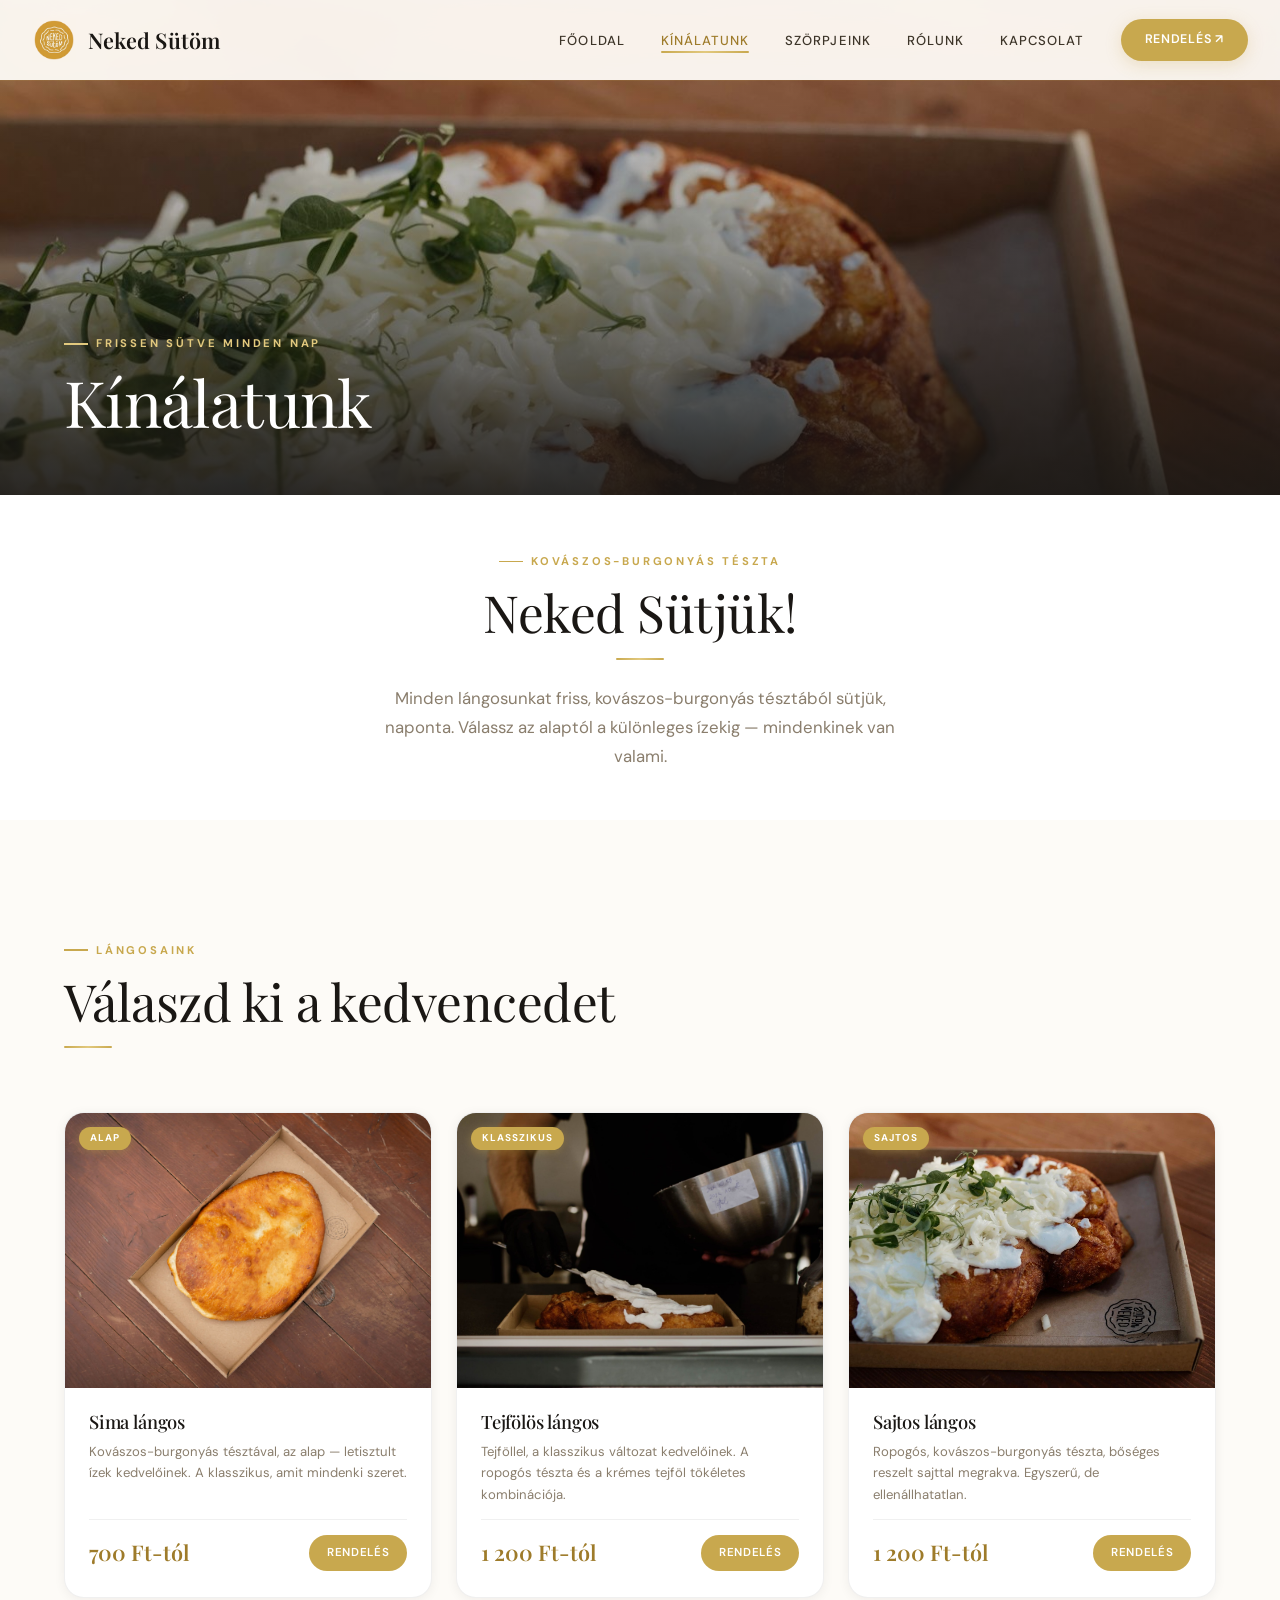
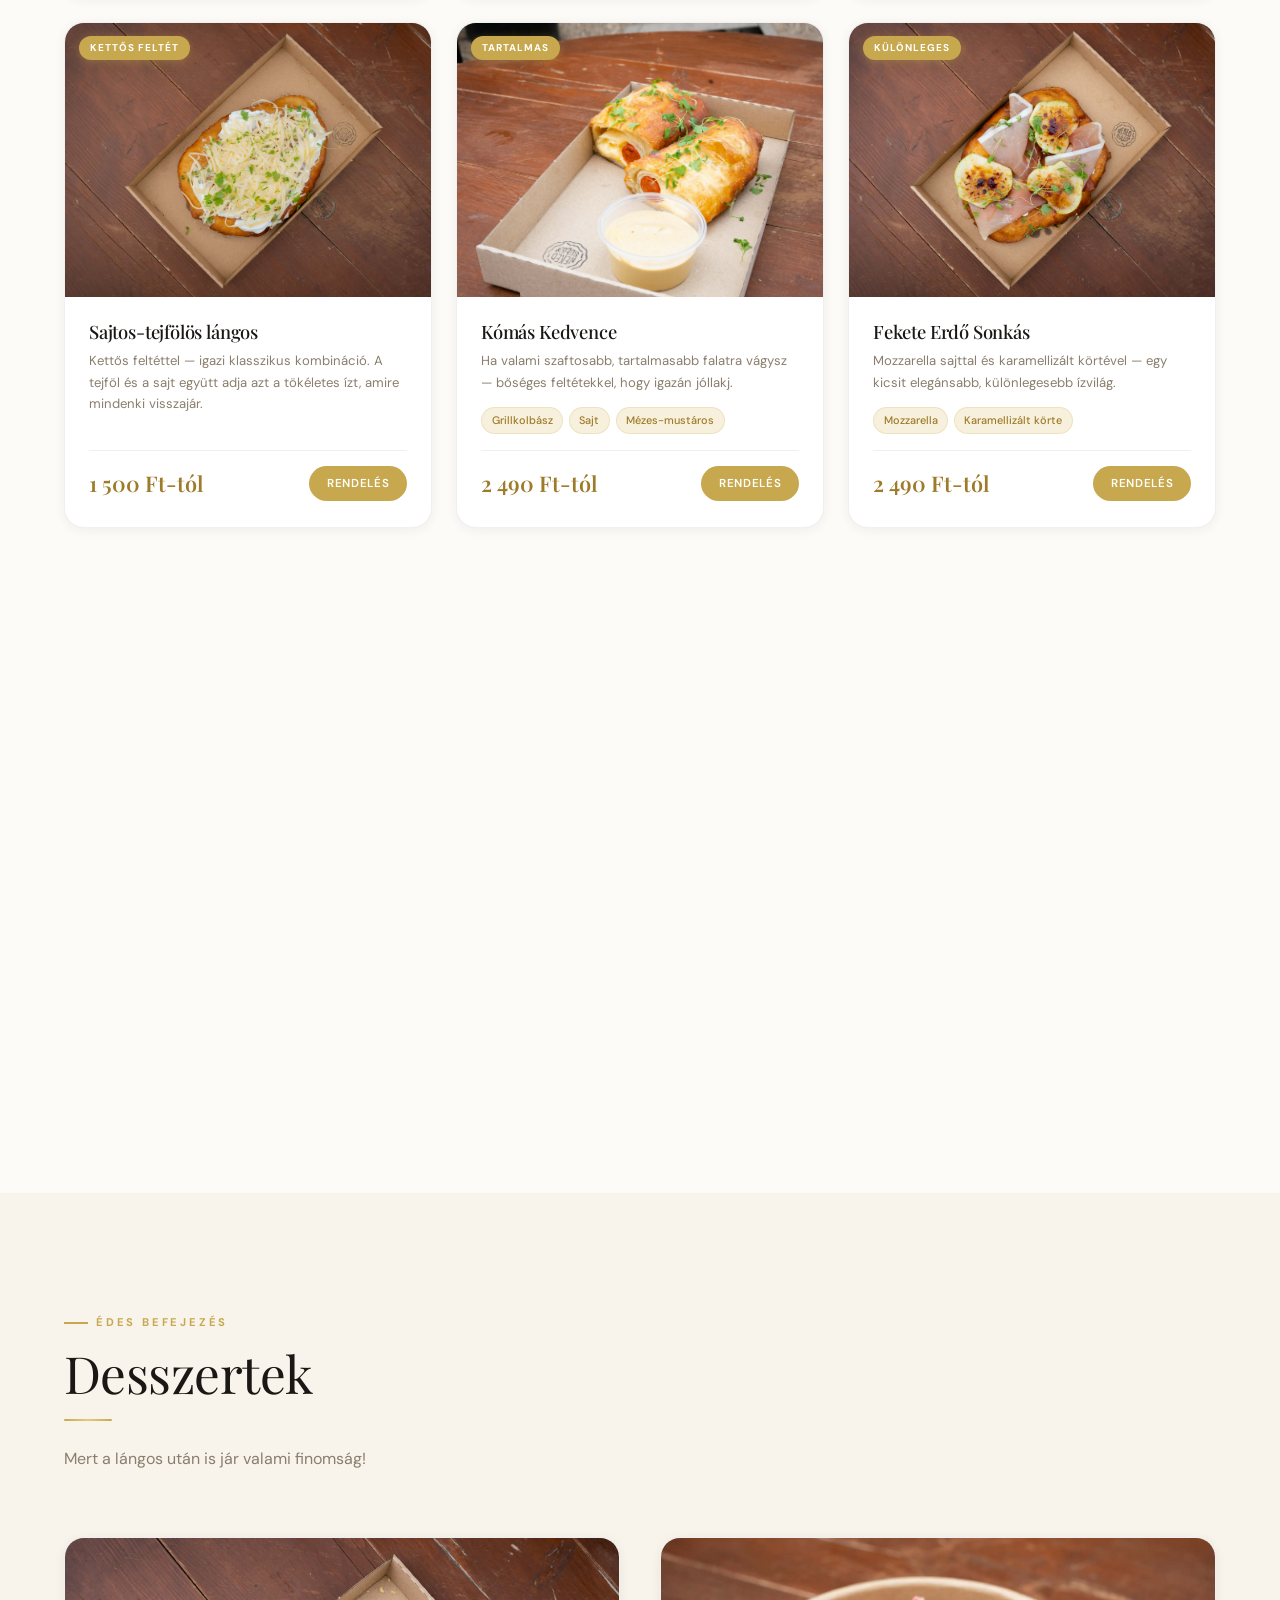
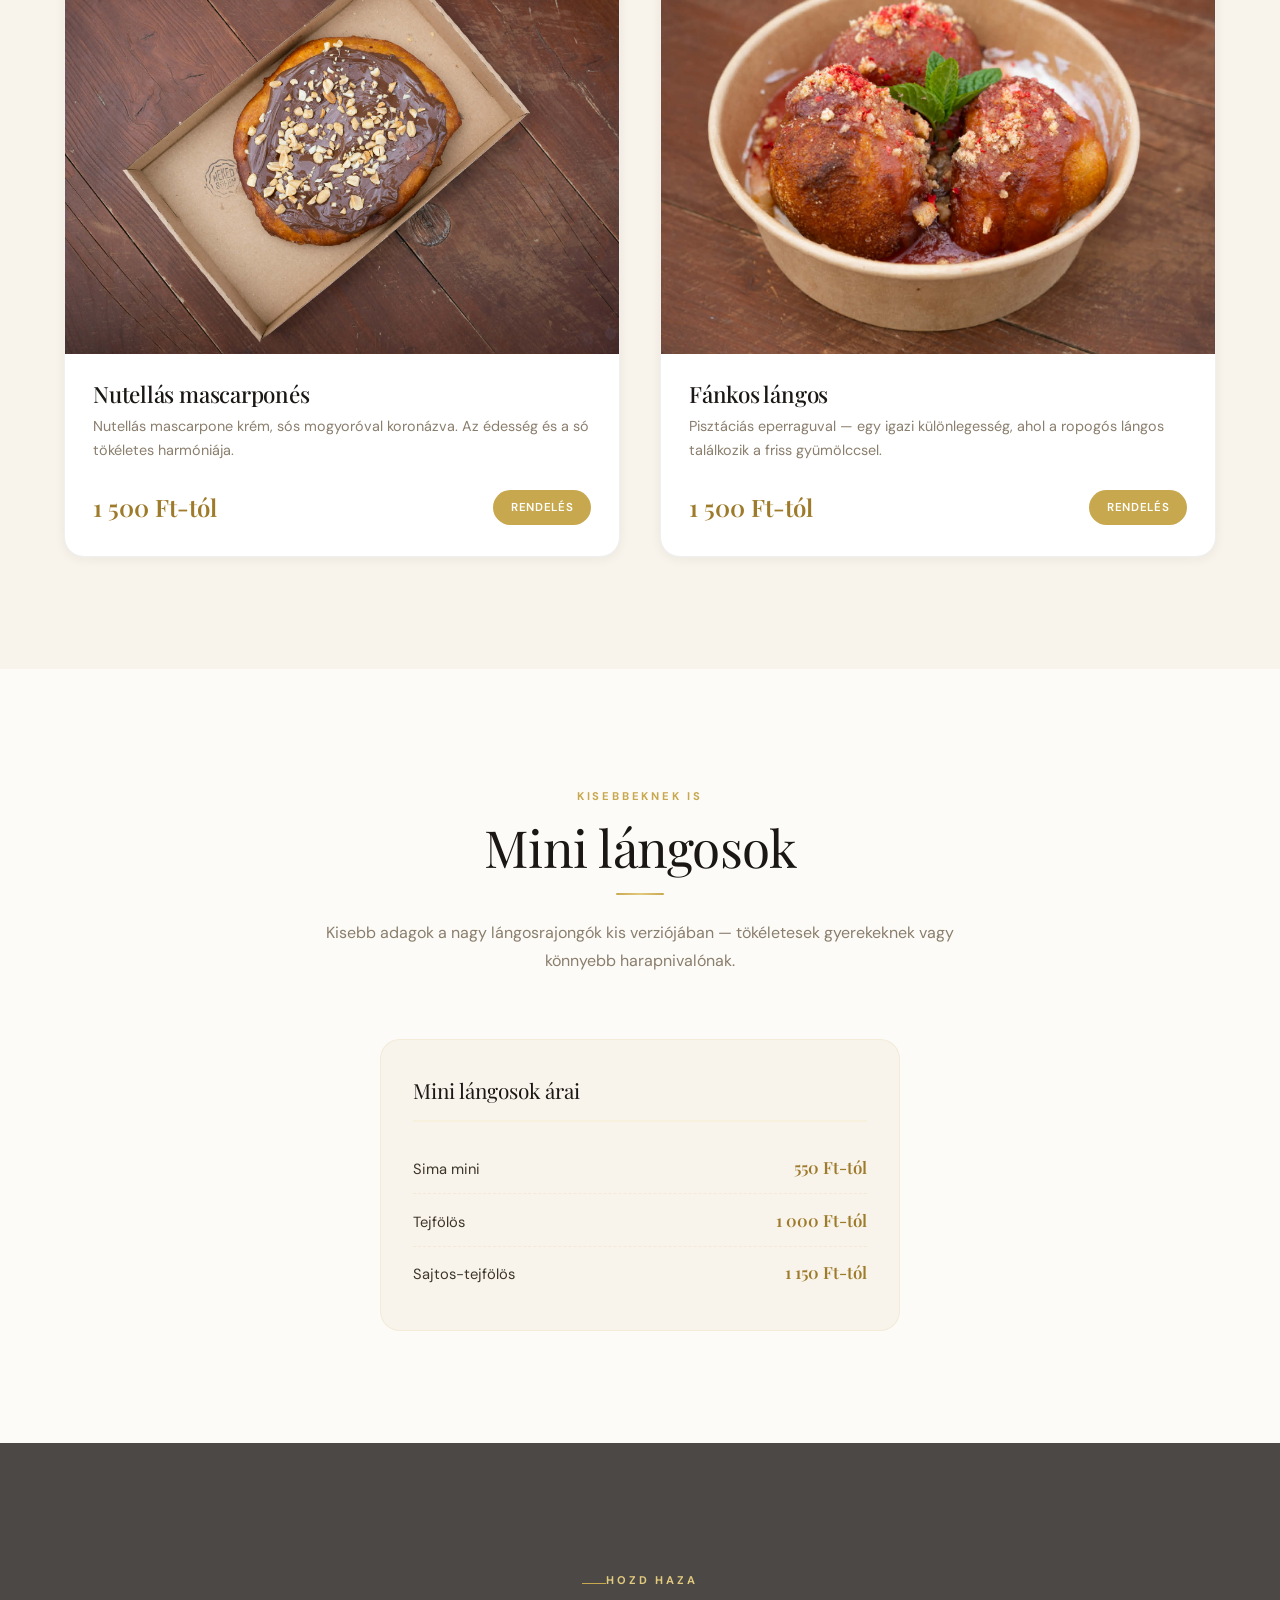
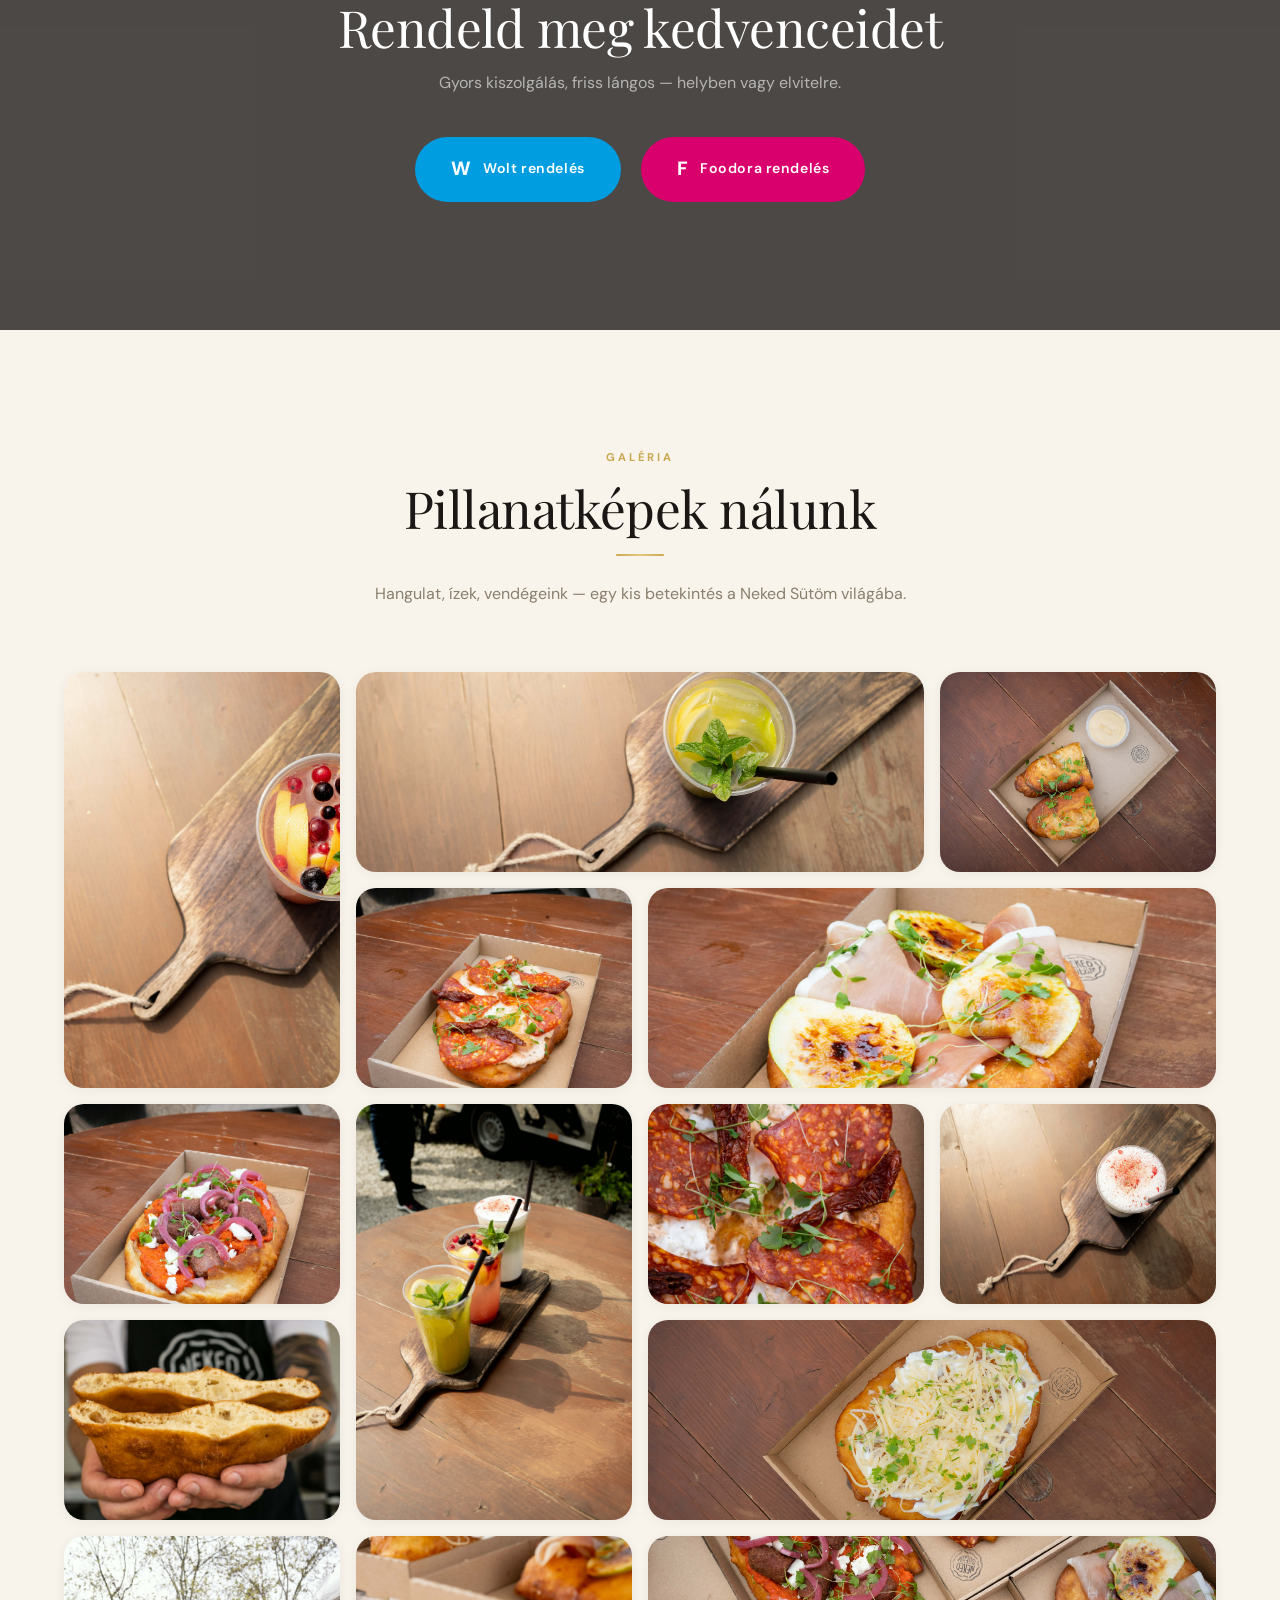
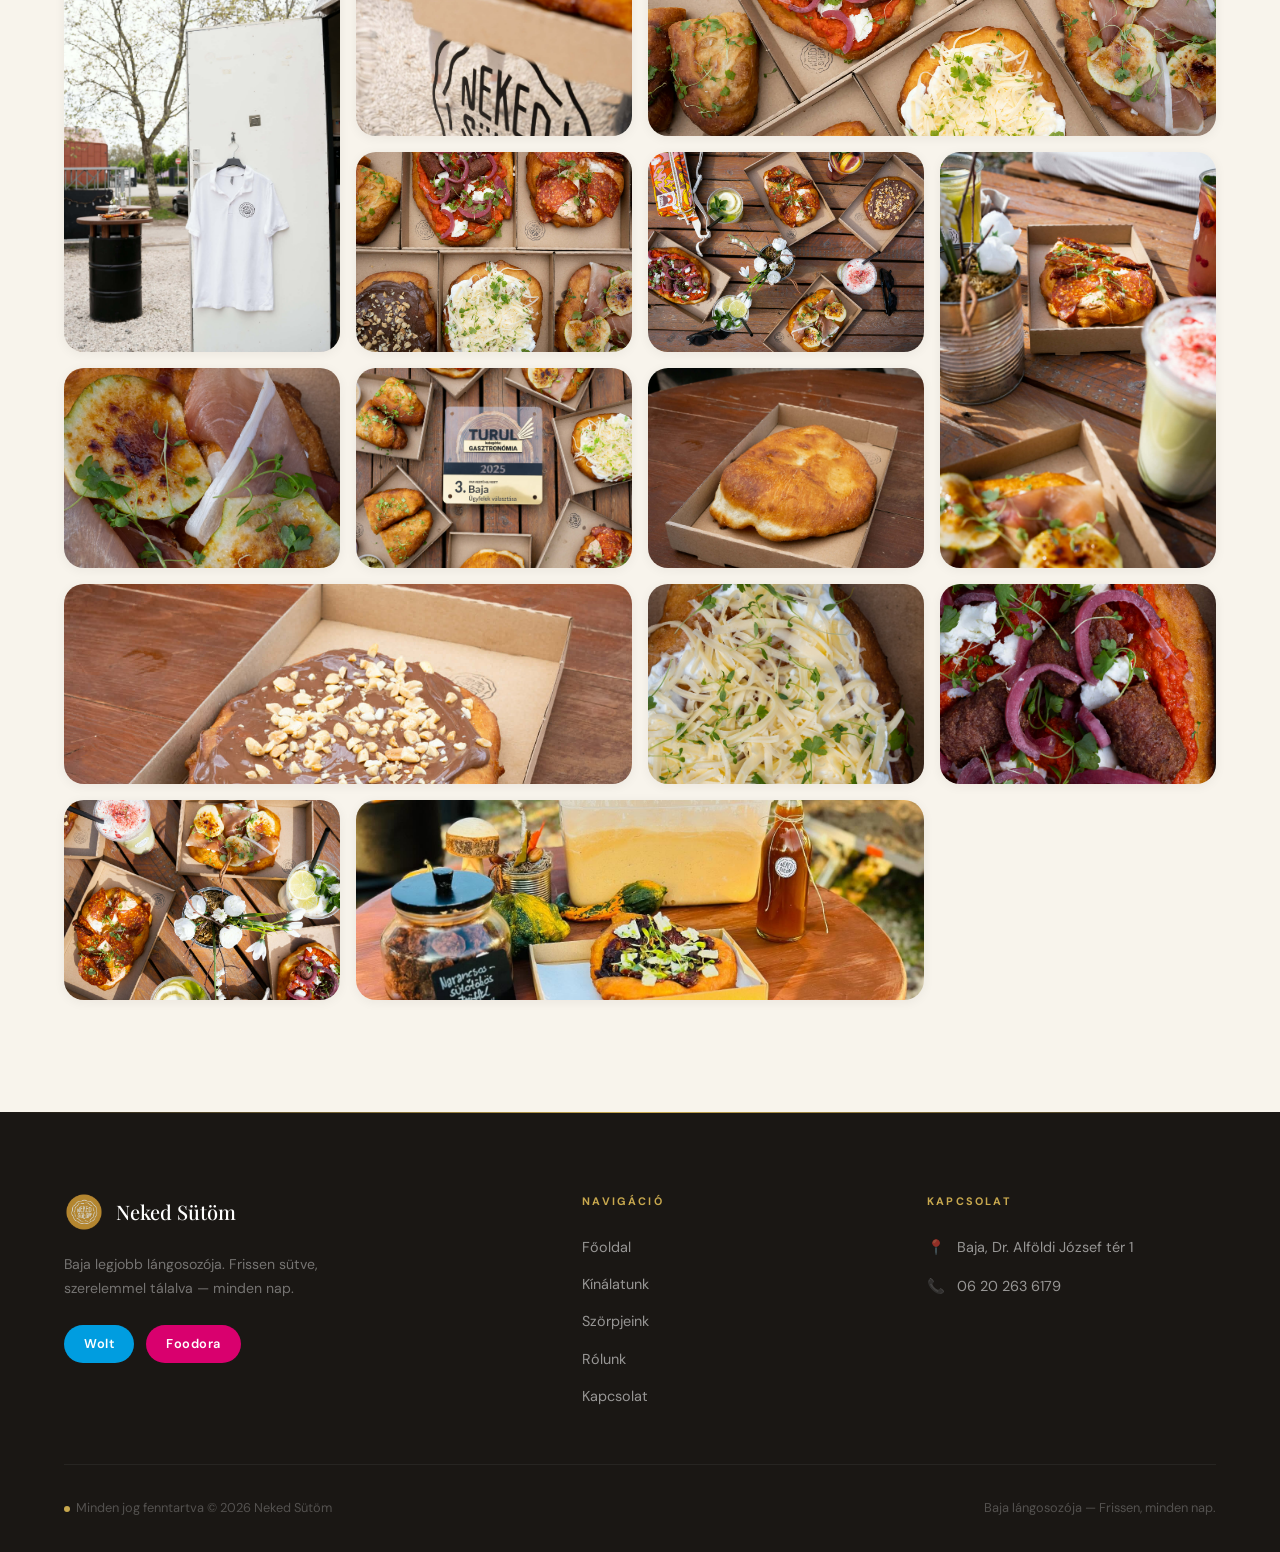
<file: kinalatunk.html>
<!DOCTYPE html>
<html lang="hu">
<head>
  <meta charset="UTF-8" />
  <meta name="viewport" content="width=device-width, initial-scale=1.0" />
  <title>Kínálatunk – Neked Sütöm – Baja lángosozó</title>
  <meta name="description" content="Neked Sütöm teljes étlapja: sima lángos, tejfölös, sajtos, Fekete Erdő Sonkás, Láng-Dog, desszertek és mini lángosok. Baja, Dr. Alföldi József tér 1." />
  <link rel="icon" href="assets/images/logo.png" type="image/png" />
  <link rel="stylesheet" href="css/style.css" />
  <link rel="preconnect" href="https://fonts.googleapis.com" />
  <link rel="preconnect" href="https://fonts.gstatic.com" crossorigin />

  <style>
    /* ── Compact Menu Grid ───────────────────────────────── */
    .menu-grid {
      display: grid;
      grid-template-columns: repeat(3, 1fr);
      gap: 1.5rem;
    }

    .menu-card {
      background: white;
      border-radius: var(--radius);
      overflow: hidden;
      box-shadow: var(--shadow-sm);
      border: 1px solid var(--border-subtle);
      display: flex;
      flex-direction: column;
      transition: transform var(--transition), box-shadow var(--transition);
    }

    .menu-card:hover {
      transform: translateY(-6px);
      box-shadow: var(--shadow-lg);
    }

    .menu-card__img {
      position: relative;
      overflow: hidden;
      aspect-ratio: 4/3;
      flex-shrink: 0;
    }

    .menu-card__img img {
      width: 100%;
      height: 100%;
      object-fit: cover;
      transition: transform 0.7s cubic-bezier(0.16,1,0.3,1);
    }

    .menu-card:hover .menu-card__img img {
      transform: scale(1.07);
    }

    .menu-card__label {
      position: absolute;
      top: 0.85rem;
      left: 0.85rem;
      background: var(--gold);
      color: white;
      padding: 0.2rem 0.7rem;
      border-radius: var(--radius-pill);
      font-size: 0.62rem;
      font-weight: 700;
      letter-spacing: 0.1em;
      text-transform: uppercase;
      box-shadow: 0 2px 8px rgba(200,168,78,0.35);
    }

    .menu-card__body {
      padding: 1.4rem 1.5rem 1.6rem;
      display: flex;
      flex-direction: column;
      flex: 1;
    }

    .menu-card__title {
      font-family: var(--font-display);
      font-size: 1.15rem;
      font-weight: 500;
      color: var(--dark);
      margin-bottom: 0.45rem;
      line-height: 1.25;
    }

    .menu-card__desc {
      font-size: 0.82rem;
      color: var(--text-muted);
      line-height: 1.65;
      margin-bottom: 0.85rem;
      flex: 1;
    }

    .menu-card__tags {
      display: flex;
      flex-wrap: wrap;
      gap: 0.35rem;
      margin-bottom: 1rem;
    }

    .menu-card__tag {
      background: var(--gold-pale);
      color: var(--gold-dark);
      padding: 0.2rem 0.6rem;
      border-radius: var(--radius-pill);
      font-size: 0.68rem;
      font-weight: 500;
      border: 1px solid var(--gold-border);
    }

    .menu-card__footer {
      display: flex;
      align-items: center;
      justify-content: space-between;
      gap: 0.75rem;
      padding-top: 0.9rem;
      border-top: 1px solid var(--border-subtle);
    }

    .menu-card__price {
      font-family: var(--font-display);
      font-size: 1.35rem;
      font-weight: 600;
      color: var(--gold-dark);
      white-space: nowrap;
    }

    .menu-card__btn {
      display: inline-flex;
      align-items: center;
      gap: 0.35rem;
      background: var(--gold);
      color: white;
      padding: 0.5rem 1.1rem;
      border-radius: var(--radius-pill);
      font-size: 0.72rem;
      font-weight: 600;
      letter-spacing: 0.06em;
      text-transform: uppercase;
      text-decoration: none;
      transition: all var(--transition);
      white-space: nowrap;
      flex-shrink: 0;
    }

    .menu-card__btn:hover {
      background: var(--gold-dark);
      transform: translateY(-2px);
      box-shadow: 0 4px 16px rgba(200,168,78,0.35);
    }

    @media (max-width: 1024px) {
      .menu-grid { grid-template-columns: repeat(2, 1fr); }
    }

    @media (max-width: 600px) {
      .menu-grid { grid-template-columns: 1fr; }
    }

    /* ── Galéria – masonry-szerű grid ─────────────── */
    .szorp-gallery {
      display: grid;
      grid-template-columns: repeat(4, 1fr);
      grid-auto-rows: 200px;
      grid-auto-flow: dense;
      gap: 1rem;
    }
    .szorp-gallery__item {
      position: relative;
      overflow: hidden;
      border-radius: var(--radius);
      box-shadow: var(--shadow-sm);
      cursor: pointer;
      transition: transform var(--transition), box-shadow var(--transition);
    }
    .szorp-gallery__item:hover {
      transform: scale(1.02);
      box-shadow: var(--shadow-lg);
    }
    .szorp-gallery__item img {
      width: 100%;
      height: 100%;
      object-fit: cover;
      transition: transform 0.7s cubic-bezier(0.16,1,0.3,1);
    }
    .szorp-gallery__item:hover img { transform: scale(1.06); }
    .szorp-gallery__item--wide { grid-column: span 2; }
    .szorp-gallery__item--tall { grid-row: span 2; }
    @media (max-width: 880px) {
      .szorp-gallery {
        grid-template-columns: repeat(2, 1fr);
        grid-auto-rows: 160px;
        grid-auto-flow: dense;
      }
      .szorp-gallery__item--wide { grid-column: span 2; }
      .szorp-gallery__item--tall { grid-row: span 1; }
    }
    @media (max-width: 480px) {
      .szorp-gallery { grid-template-columns: 1fr; }
      .szorp-gallery__item--wide { grid-column: auto; }
    }
  </style>
</head>
<body>

<!-- ══════════════════════════════════════════════
     NAVIGATION
═══════════════════════════════════════════════ -->
<nav class="nav scrolled" role="navigation" aria-label="Fő navigáció">
  <div class="nav__inner">
    <a href="index.html" class="nav__logo" aria-label="Neked Sütöm főoldal">
      <img src="assets/images/logo.png" alt="Neked Sütöm logó" class="nav__logo-img" />
      <span class="nav__logo-text">Neked Sütöm</span>
    </a>
    <ul class="nav__links" role="list">
      <li><a href="index.html"      class="nav__link">Főoldal</a></li>
      <li><a href="kinalatunk.html" class="nav__link active">Kínálatunk</a></li>
      <li><a href="szorpjeink.html" class="nav__link">Szörpjeink</a></li>
      <li><a href="rolunk.html"     class="nav__link">Rólunk</a></li>
      <li><a href="kapcsolat.html"  class="nav__link">Kapcsolat</a></li>
      <li><a href="index.html#rendeles" class="nav__link nav__cta">Rendelés ↗</a></li>
    </ul>
    <button class="nav__hamburger" aria-label="Menü megnyitása">
      <span></span><span></span><span></span>
    </button>
  </div>
</nav>

<div class="nav__mobile" role="dialog" aria-label="Mobil navigáció">
  <a href="index.html"      class="nav__mobile-link">Főoldal</a>
  <a href="kinalatunk.html" class="nav__mobile-link">Kínálatunk</a>
  <a href="szorpjeink.html" class="nav__mobile-link">Szörpjeink</a>
  <a href="rolunk.html"     class="nav__mobile-link">Rólunk</a>
  <a href="kapcsolat.html"  class="nav__mobile-link">Kapcsolat</a>
</div>


<!-- ══════════════════════════════════════════════
     PAGE HERO
═══════════════════════════════════════════════ -->
<header class="page-hero" aria-label="Kínálatunk oldal hero">
  <div class="page-hero__bg">
    <img src="assets/images/3a58e-sajtos-tejfolos-1-1.jpeg"
         alt="Sajtos-tejfölös lángos" loading="eager" />
  </div>
  <div class="page-hero__overlay"></div>
  <div class="page-hero__content">
    <span class="page-hero__label">Frissen sütve minden nap</span>
    <h1 class="page-hero__title">Kínálatunk</h1>
  </div>
</header>


<!-- ══════════════════════════════════════════════
     MENU INTRO
═══════════════════════════════════════════════ -->
<section class="section--sm" style="background:var(--bg-card);padding:3rem 0;">
  <div class="container--narrow" style="text-align:center;">
    <span class="section-label reveal">Kovászos-burgonyás tészta</span>
    <h2 class="reveal" style="margin-bottom:1rem;">Neked Sütjük!</h2>
    <div class="divider divider--center reveal"></div>
    <p class="reveal" style="font-size:1.05rem;max-width:560px;margin:0 auto;">
      Minden lángosunkat friss, kovászos-burgonyás tésztából sütjük, naponta.
      Válassz az alaptól a különleges ízekig — mindenkinek van valami.
    </p>
  </div>
</section>


<!-- ══════════════════════════════════════════════
     LÁNGOSOK – Compact Grid
═══════════════════════════════════════════════ -->
<section class="section" aria-label="Lángos kínálat">
  <div class="container">
    <div class="section__header reveal">
      <span class="section-label">Lángosaink</span>
      <h2>Válaszd ki a kedvencedet</h2>
      <div class="divider"></div>
    </div>

    <div class="menu-grid">

      <!-- Sima lángos -->
      <div class="menu-card reveal reveal-delay-2">
        <div class="menu-card__img">
          <img src="assets/images/elnevezettek/kovaszos-burgonyas-langos.jpg.jpeg" alt="Sima lángos" loading="lazy" />
          <span class="menu-card__label">Alap</span>
        </div>
        <div class="menu-card__body">
          <h3 class="menu-card__title">Sima lángos</h3>
          <p class="menu-card__desc">Kovászos-burgonyás tésztával, az alap — letisztult ízek kedvelőinek. A klasszikus, amit mindenki szeret.</p>
          <div class="menu-card__footer">
            <span class="menu-card__price">700 Ft-tól</span>
            <a href="index.html#rendeles" class="menu-card__btn">Rendelés</a>
          </div>
        </div>
      </div>

      <!-- Tejfölös -->
      <div class="menu-card reveal reveal-delay-3">
        <div class="menu-card__img">
          <img src="assets/images/f6773-tejfoloslangos-1-scaled-1.jpg" alt="Tejfölös lángos" loading="lazy" />
          <span class="menu-card__label">Klasszikus</span>
        </div>
        <div class="menu-card__body">
          <h3 class="menu-card__title">Tejfölös lángos</h3>
          <p class="menu-card__desc">Tejföllel, a klasszikus változat kedvelőinek. A ropogós tészta és a krémes tejföl tökéletes kombinációja.</p>
          <div class="menu-card__footer">
            <span class="menu-card__price">1 200 Ft-tól</span>
            <a href="index.html#rendeles" class="menu-card__btn">Rendelés</a>
          </div>
        </div>
      </div>

      <!-- Sajtos -->
      <div class="menu-card reveal reveal-delay-1">
        <div class="menu-card__img">
          <img src="assets/images/3a58e-sajtos-tejfolos-1-1.jpeg" alt="Sajtos lángos" loading="lazy" />
          <span class="menu-card__label">Sajtos</span>
        </div>
        <div class="menu-card__body">
          <h3 class="menu-card__title">Sajtos lángos</h3>
          <p class="menu-card__desc">Ropogós, kovászos-burgonyás tészta, bőséges reszelt sajttal megrakva. Egyszerű, de ellenállhatatlan.</p>
          <div class="menu-card__footer">
            <span class="menu-card__price">1 200 Ft-tól</span>
            <a href="index.html#rendeles" class="menu-card__btn">Rendelés</a>
          </div>
        </div>
      </div>

      <!-- Sajtos-tejfölös -->
      <div class="menu-card reveal reveal-delay-2">
        <div class="menu-card__img">
          <img src="assets/images/sajtos tejfolos.jpeg" alt="Sajtos-tejfölös lángos" loading="lazy" />
          <span class="menu-card__label">Kettős feltét</span>
        </div>
        <div class="menu-card__body">
          <h3 class="menu-card__title">Sajtos-tejfölös lángos</h3>
          <p class="menu-card__desc">Kettős feltéttel — igazi klasszikus kombináció. A tejföl és a sajt együtt adja azt a tökéletes ízt, amire mindenki visszajár.</p>
          <div class="menu-card__footer">
            <span class="menu-card__price">1 500 Ft-tól</span>
            <a href="index.html#rendeles" class="menu-card__btn">Rendelés</a>
          </div>
        </div>
      </div>

      <!-- Kómás Kedvence -->
      <div class="menu-card reveal reveal-delay-3">
        <div class="menu-card__img">
          <img src="assets/images/ételek/komas-kedvence.jpg.jpeg" alt="Kómás Kedvence lángos" loading="lazy" />
          <span class="menu-card__label">Tartalmas</span>
        </div>
        <div class="menu-card__body">
          <h3 class="menu-card__title">Kómás Kedvence</h3>
          <p class="menu-card__desc">Ha valami szaftosabb, tartalmasabb falatra vágysz — bőséges feltétekkel, hogy igazán jóllakj.</p>
          <div class="menu-card__tags">
            <span class="menu-card__tag">Grillkolbász</span>
            <span class="menu-card__tag">Sajt</span>
            <span class="menu-card__tag">Mézes-mustáros</span>
          </div>
          <div class="menu-card__footer">
            <span class="menu-card__price">2 490 Ft-tól</span>
            <a href="index.html#rendeles" class="menu-card__btn">Rendelés</a>
          </div>
        </div>
      </div>

      <!-- Fekete Erdő Sonkás -->
      <div class="menu-card reveal reveal-delay-1">
        <div class="menu-card__img">
          <img src="assets/images/ételek/fekete-erdos.jpg.jpeg" alt="Fekete Erdő Sonkás lángos" loading="lazy" />
          <span class="menu-card__label">Különleges</span>
        </div>
        <div class="menu-card__body">
          <h3 class="menu-card__title">Fekete Erdő Sonkás</h3>
          <p class="menu-card__desc">Mozzarella sajttal és karamellizált körtével — egy kicsit elegánsabb, különlegesebb ízvilág.</p>
          <div class="menu-card__tags">
            <span class="menu-card__tag">Mozzarella</span>
            <span class="menu-card__tag">Karamellizált körte</span>
          </div>
          <div class="menu-card__footer">
            <span class="menu-card__price">2 490 Ft-tól</span>
            <a href="index.html#rendeles" class="menu-card__btn">Rendelés</a>
          </div>
        </div>
      </div>

      <!-- Szarvasgombapestos chorizós -->
      <div class="menu-card reveal reveal-delay-2">
        <div class="menu-card__img">
          <img src="assets/images/ételek/chorizo.jpeg" alt="Szarvasgombapestos chorizós lángos" loading="lazy" />
          <span class="menu-card__label">Különleges</span>
        </div>
        <div class="menu-card__body">
          <h3 class="menu-card__title">Szarvasgombapestos chorizós</h3>
          <p class="menu-card__desc">Szarvasgombapesto és krémes tejföl találkozik a füstös chorizóval, olvadt mozzarellával és szárított paradicsommal.</p>
          <div class="menu-card__tags">
            <span class="menu-card__tag">Szarvasgombapesto</span>
            <span class="menu-card__tag">Chorizo</span>
            <span class="menu-card__tag">Mozzarella</span>
          </div>
          <div class="menu-card__footer">
            <span class="menu-card__price">2 490 Ft-tól</span>
            <a href="index.html#rendeles" class="menu-card__btn">Rendelés</a>
          </div>
        </div>
      </div>

      <!-- Láng-Dog -->
      <div class="menu-card reveal reveal-delay-3">
        <div class="menu-card__img">
          <img src="assets/images/elnevezettek/láng-dog.jpg.jpeg  " alt="Láng-Dog" loading="lazy" />
          <span class="menu-card__label">Street food</span>
        </div>
        <div class="menu-card__body">
          <h3 class="menu-card__title">Láng-Dog</h3>
          <p class="menu-card__desc">A tökéletes street food élmény: bécsi virsli, ropogós bacon, pirított hagyma, olvadt sajt — ketchuppal vagy mustárral.</p>
          <div class="menu-card__tags">
            <span class="menu-card__tag">Bécsi virsli</span>
            <span class="menu-card__tag">Bacon</span>
            <span class="menu-card__tag">Pirított hagyma</span>
          </div>
          <div class="menu-card__footer">
            <span class="menu-card__price">2 490 Ft-tól</span>
            <a href="index.html#rendeles" class="menu-card__btn">Rendelés</a>
          </div>
        </div>
      </div>

      <!-- Lángoslav -->
      <div class="menu-card reveal reveal-delay-1">
        <div class="menu-card__img">
          <img src="assets/images/ételek/langoslav.jpg.jpeg" alt="Lángoslav" loading="lazy" />
          <span class="menu-card__label">Balkáni kedvenc</span>
        </div>
        <div class="menu-card__body">
          <h3 class="menu-card__title">Lángoslav</h3>
          <p class="menu-card__desc">A Balkán ízei lángos tésztán — füstös csevap, csípős ajvár, krémes brindza és savanyú lilahagyma.</p>
          <div class="menu-card__tags">
            <span class="menu-card__tag">Ajvár</span>
            <span class="menu-card__tag">Csevap</span>
            <span class="menu-card__tag">Brindza</span>
          </div>
          <div class="menu-card__footer">
            <span class="menu-card__price">2 990 Ft-tól</span>
            <a href="index.html#rendeles" class="menu-card__btn">Rendelés</a>
          </div>
        </div>
      </div>

    </div>
  </div>
</section>


<!-- ══════════════════════════════════════════════
     DESSZERTEK
═══════════════════════════════════════════════ -->
<section class="section section--cream" aria-label="Desszertek">
  <div class="container">
    <div class="section__header reveal">
      <span class="section-label">Édes befejezés</span>
      <h2>Desszertek</h2>
      <div class="divider"></div>
      <p>Mert a lángos után is jár valami finomság!</p>
    </div>

    <div class="grid-2">
      <div class="food-card reveal reveal-delay-1">
        <div class="food-card__img-wrap">
          <img src="assets/images/ételek/Nutellás mascarponés.jpg.jpeg"
               alt="Nutellás Lángos" loading="lazy" />
        </div>
        <div class="food-card__body">
          <h3 class="food-card__title">Nutellás mascarponés</h3>
          <p class="food-card__desc">
            Nutellás mascarpone krém, sós mogyoróval koronázva.
            Az édesség és a só tökéletes harmóniája.
          </p>
          <div class="food-card__footer">
            <span class="food-card__price">1 500 Ft-tól</span>
            <a href="index.html#rendeles" class="menu-card__btn">Rendelés</a>
          </div>
        </div>
      </div>

      <div class="food-card reveal reveal-delay-2">
        <div class="food-card__img-wrap">
          <img src="assets/images/ételek/fankos.jpg.jpeg"
               alt="Fánkos lángos pisztáciás eperraguval" loading="lazy" />
        </div>
        <div class="food-card__body">
          <h3 class="food-card__title">Fánkos lángos</h3>
          <p class="food-card__desc">
            Pisztáciás eperraguval — egy igazi különlegesség,
            ahol a ropogós lángos találkozik a friss gyümölccsel.
          </p>
          <div class="food-card__footer">
            <span class="food-card__price">1 500 Ft-tól</span>
            <a href="index.html#rendeles" class="menu-card__btn">Rendelés</a>
          </div>
        </div>
      </div>
    </div>
  </div>
</section>


<!-- ══════════════════════════════════════════════
     MINI LÁNGOSOK
═══════════════════════════════════════════════ -->
<section class="section" aria-label="Mini lángosok">
  <div class="container">
    <div class="section__header--center reveal">
      <span class="section-label">Kisebbeknek is</span>
      <h2>Mini lángosok</h2>
      <div class="divider divider--center"></div>
      <p>Kisebb adagok a nagy lángosrajongók kis verziójában — tökéletesek gyerekeknek vagy könnyebb harapnivalónak.</p>
    </div>

    <div style="max-width:520px;margin:0 auto;">
      <div class="mini-menu reveal">
        <p class="mini-menu__title">Mini lángosok árai</p>
        <div class="mini-menu__row">
          <span class="mini-menu__item-name">Sima mini</span>
          <span class="mini-menu__item-price">550 Ft-tól</span>
        </div>
        <div class="mini-menu__row">
          <span class="mini-menu__item-name">Tejfölös</span>
          <span class="mini-menu__item-price">1 000 Ft-tól</span>
        </div>
        <div class="mini-menu__row">
          <span class="mini-menu__item-name">Sajtos-tejfölös</span>
          <span class="mini-menu__item-price">1 150 Ft-tól</span>
        </div>
      </div>
    </div>
  </div>
</section>


<!-- ══════════════════════════════════════════════
     CTA – Rendelj
═══════════════════════════════════════════════ -->
<div class="order-strip">
  <div class="container">
    <span class="section-label" style="color:var(--gold-light);display:block;text-align:center;margin-bottom:0.5rem;">Hozd haza</span>
    <h2>Rendeld meg kedvenceidet</h2>
    <p>Gyors kiszolgálás, friss lángos — helyben vagy elvitelre.</p>
    <div class="delivery-wrap reveal">
      <a href="https://wolt.com/hu/hun/baja/restaurant/neked-sutom" target="_blank" class="delivery-btn delivery-btn--wolt">
        <span class="delivery-btn__logo">W</span> Wolt rendelés
      </a>
      <a href="https://www.foodora.hu/restaurant/pzv1/neked-sutom" target="_blank" class="delivery-btn delivery-btn--foodora">
        <span class="delivery-btn__logo">F</span> Foodora rendelés
      </a>
    </div>
  </div>
</div>


<!-- ══════════════════════════════════════════════
     GALÉRIA
═══════════════════════════════════════════════ -->
<section class="section section--cream" aria-label="Galéria">
  <div class="container">
    <div class="section__header--center reveal">
      <span class="section-label">Galéria</span>
      <h2>Pillanatképek nálunk</h2>
      <div class="divider divider--center"></div>
      <p>Hangulat, ízek, vendégeink — egy kis betekintés a Neked Sütöm világába.</p>
    </div>

    <div class="szorp-gallery reveal">
      <div class="szorp-gallery__item szorp-gallery__item--tall">
        <img src="assets/images/Új%20mappa/att.b12lXP_oiGqf03wzAmsu4l79HLIMCWMzXQ5ANesHyDE.jpeg" alt="Neked Sütöm galéria" loading="lazy" />
      </div>
      <div class="szorp-gallery__item szorp-gallery__item--wide">
        <img src="assets/images/Új%20mappa/att.5Xm7qnJ4RQ0BMxUM5kPD8kB38f_ZysE7dWC6wncf25M.jpeg" alt="Neked Sütöm hangulat" loading="lazy" />
      </div>
      <div class="szorp-gallery__item">
        <img src="assets/images/Új%20mappa/att.5glTK0lFrwYoR-XX0mmLgTI6AcTYSYjbuVwak3B0ed4.jpeg" alt="Neked Sütöm pillanat" loading="lazy" />
      </div>
      <div class="szorp-gallery__item">
        <img src="assets/images/Új%20mappa/att.B3DiaT6Jn696fRQ9ua7kaezwYthZ4ue7UQg1sNQ6m60.jpeg" alt="Neked Sütöm finomság" loading="lazy" />
      </div>
      <div class="szorp-gallery__item szorp-gallery__item--wide">
        <img src="assets/images/Új%20mappa/att.LIJ1CbpOA9dRis7zpxAE8Dr49TVSuBxlSYDYkc9QAf0.jpeg" alt="Neked Sütöm fogás" loading="lazy" />
      </div>
      <div class="szorp-gallery__item">
        <img src="assets/images/Új%20mappa/att.QTJsQ6PiF_E2U0zAMFw6ls23PiVdKqBzyj0lAHFVMEU.jpeg" alt="Neked Sütöm pillanatkép" loading="lazy" />
      </div>
      <div class="szorp-gallery__item szorp-gallery__item--tall">
        <img src="assets/images/Új%20mappa/att.f18uYmY54ymYS8AkT_rnBd6I70ElMx2x1qEqj9t4fRs.jpeg" alt="Neked Sütöm hangulat" loading="lazy" />
      </div>
      <div class="szorp-gallery__item">
        <img src="assets/images/Új%20mappa/att.jSreLcmp1z-we8t2uhgn-HuMZ3AFvFVCJot5WqPxXD8.jpg" alt="Neked Sütöm pillanat" loading="lazy" />
      </div>
      <div class="szorp-gallery__item">
        <img src="assets/images/Új%20mappa/att.w0Lq6NWT5Y5IW8IUG8MAr7sGiW1LhNaZh5rUPn0vtIE.jpeg" alt="Neked Sütöm finomság" loading="lazy" />
      </div>
      <div class="szorp-gallery__item szorp-gallery__item--wide">
        <img src="assets/images/Új%20mappa/sajtos%20tejfolos.jpeg" alt="Sajtos tejfölös lángos" loading="lazy" />
      </div>
      <div class="szorp-gallery__item">
        <img src="assets/images/ételek/galéria4.jpg.jpeg" alt="Neked Sütöm galéria" loading="lazy" />
      </div>
      <div class="szorp-gallery__item szorp-gallery__item--tall">
        <img src="assets/images/ételek/galéria5.jpg.jpeg" alt="Neked Sütöm pillanat" loading="lazy" />
      </div>
      <div class="szorp-gallery__item">
        <img src="assets/images/ételek/galéria6.jpg.jpeg" alt="Neked Sütöm hangulat" loading="lazy" />
      </div>
      <div class="szorp-gallery__item szorp-gallery__item--wide">
        <img src="assets/images/ételek/galéria7.jpg.jpeg" alt="Neked Sütöm kínálat" loading="lazy" />
      </div>
      <div class="szorp-gallery__item">
        <img src="assets/images/ételek/galéria8.jpg.jpeg" alt="Neked Sütöm fogás" loading="lazy" />
      </div>
      <div class="szorp-gallery__item">
        <img src="assets/images/elnevezettek/galéria.jpg.jpeg" alt="Neked Sütöm galéria" loading="lazy" />
      </div>
      <div class="szorp-gallery__item szorp-gallery__item--tall">
        <img src="assets/images/elnevezettek/galéria2.jpg.jpeg" alt="Neked Sütöm hangulat" loading="lazy" />
      </div>
      <div class="szorp-gallery__item">
        <img src="assets/images/elnevezettek/galéria3.jpg.jpeg" alt="Neked Sütöm pillanat" loading="lazy" />
      </div>
      <div class="szorp-gallery__item">
        <img src="assets/images/elnevezettek/galéria-dij.jpg.jpeg" alt="Neked Sütöm díj" loading="lazy" />
      </div>
      <div class="szorp-gallery__item szorp-gallery__item--wide">
        <img src="assets/images/ételek/Nutellás%20mascarponés2.jpg.jpeg" alt="Nutellás mascarponés" loading="lazy" />
      </div>
      <div class="szorp-gallery__item">
        <img src="assets/images/ételek/kovászos-burgonyás.jpg.jpeg" alt="Kovászos burgonyás" loading="lazy" />
      </div>
      <div class="szorp-gallery__item">
        <img src="assets/images/Új%20mappa/att.64aL4moCZrvhPzD2DfEcu4a785ujAF0sTPAS_GmCnJc%20másolata.jpeg" alt="Neked Sütöm fogás" loading="lazy" />
      </div>
      <div class="szorp-gallery__item">
        <img src="assets/images/Új%20mappa/att.El0PQl6lJeqSPwXfRLs9ebGnGgZTKIGhSzVB397JY4w%20másolata.jpeg" alt="Neked Sütöm pillanat" loading="lazy" />
      </div>
      <div class="szorp-gallery__item">
        <img src="assets/images/Új%20mappa/att.Jrkf8hy6lvPLroGkH8_R3TWlK0UoMkCWrpjews0KJPo%20másolata.jpeg" alt="Neked Sütöm hangulat" loading="lazy" />
      </div>
      <div class="szorp-gallery__item szorp-gallery__item--wide">
        <img src="assets/images/nutellas-langos.jpg" alt="Nutellás lángos" loading="lazy" />
      </div>
    </div>
  </div>
</section>


<!-- ══════════════════════════════════════════════
     FOOTER
═══════════════════════════════════════════════ -->
<footer class="footer" role="contentinfo">
  <div class="container">
    <div class="footer__grid">
      <div class="footer__brand">
        <div class="footer__logo">
          <img src="assets/images/logo.png" alt="Neked Sütöm logó" loading="lazy" />
          <span class="footer__logo-name">Neked Sütöm</span>
        </div>
        <p class="footer__tagline">Baja legjobb lángosozója. Frissen sütve, szerelemmel tálalva — minden nap.</p>
        <div class="btn-group" style="gap:0.75rem;">
          <a href="https://wolt.com/hu/hun/baja/restaurant/neked-sutom" target="_blank" class="delivery-btn delivery-btn--wolt" style="padding:0.5rem 1.25rem;font-size:0.8rem;">Wolt</a>
          <a href="https://www.foodora.hu/restaurant/pzv1/neked-sutom" target="_blank" class="delivery-btn delivery-btn--foodora" style="padding:0.5rem 1.25rem;font-size:0.8rem;">Foodora</a>
        </div>
      </div>
      <div>
        <p class="footer__col-title">Navigáció</p>
        <nav class="footer__nav">
          <a href="index.html">Főoldal</a>
          <a href="kinalatunk.html">Kínálatunk</a>
          <a href="szorpjeink.html">Szörpjeink</a>
          <a href="rolunk.html">Rólunk</a>
          <a href="kapcsolat.html">Kapcsolat</a>
        </nav>
      </div>
      <div>
        <p class="footer__col-title">Kapcsolat</p>
        <div class="footer__contact-item"><span>📍</span><span>Baja, Dr. Alföldi József tér 1</span></div>
        <div class="footer__contact-item"><span>📞</span><a href="tel:+36202636179" style="color:inherit;">06 20 263 6179</a></div>
      </div>
    </div>
    <div class="footer__bottom">
      <p class="footer__copy"><span class="footer__green-dot"></span>Minden jog fenntartva © 2026 Neked Sütöm</p>
      <p class="footer__copy">Baja lángosozója — Frissen, minden nap.</p>
    </div>
  </div>
</footer>

<script src="js/script.js"></script>
</body>
</html>
</file>
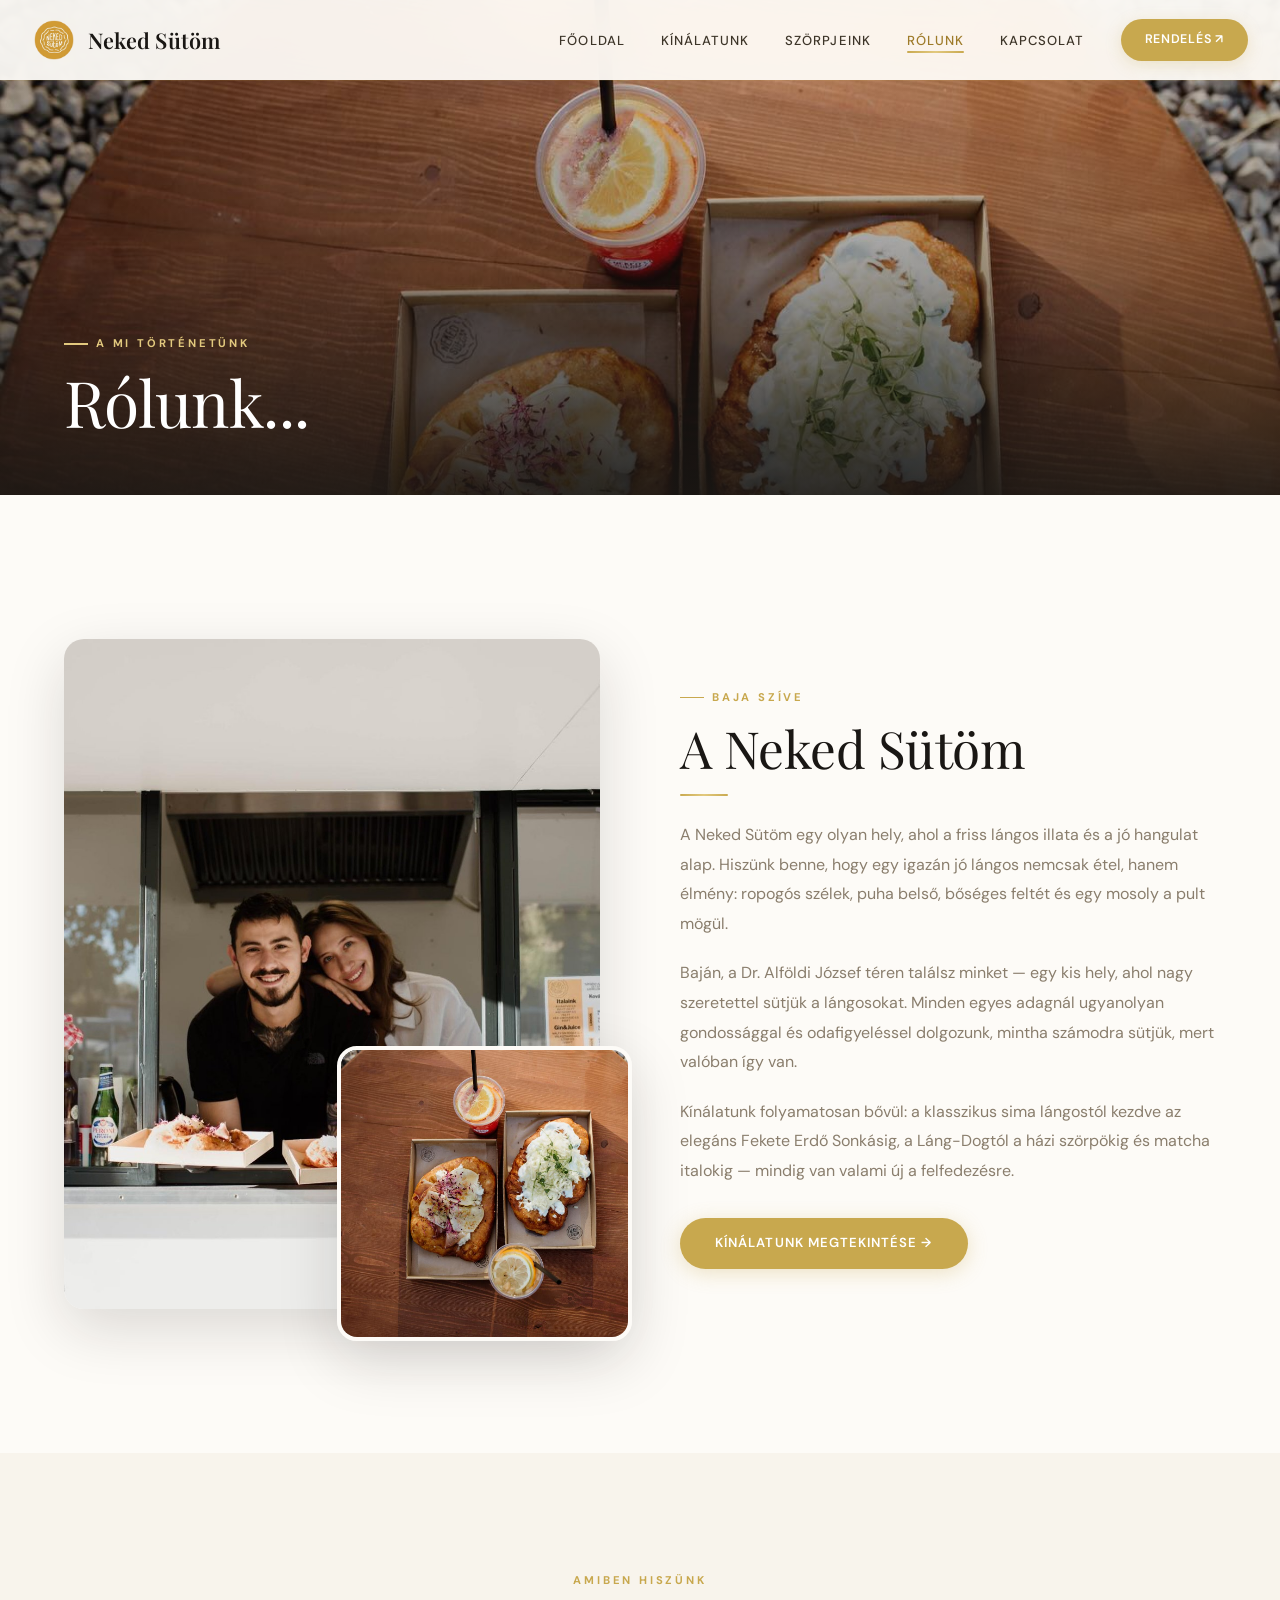
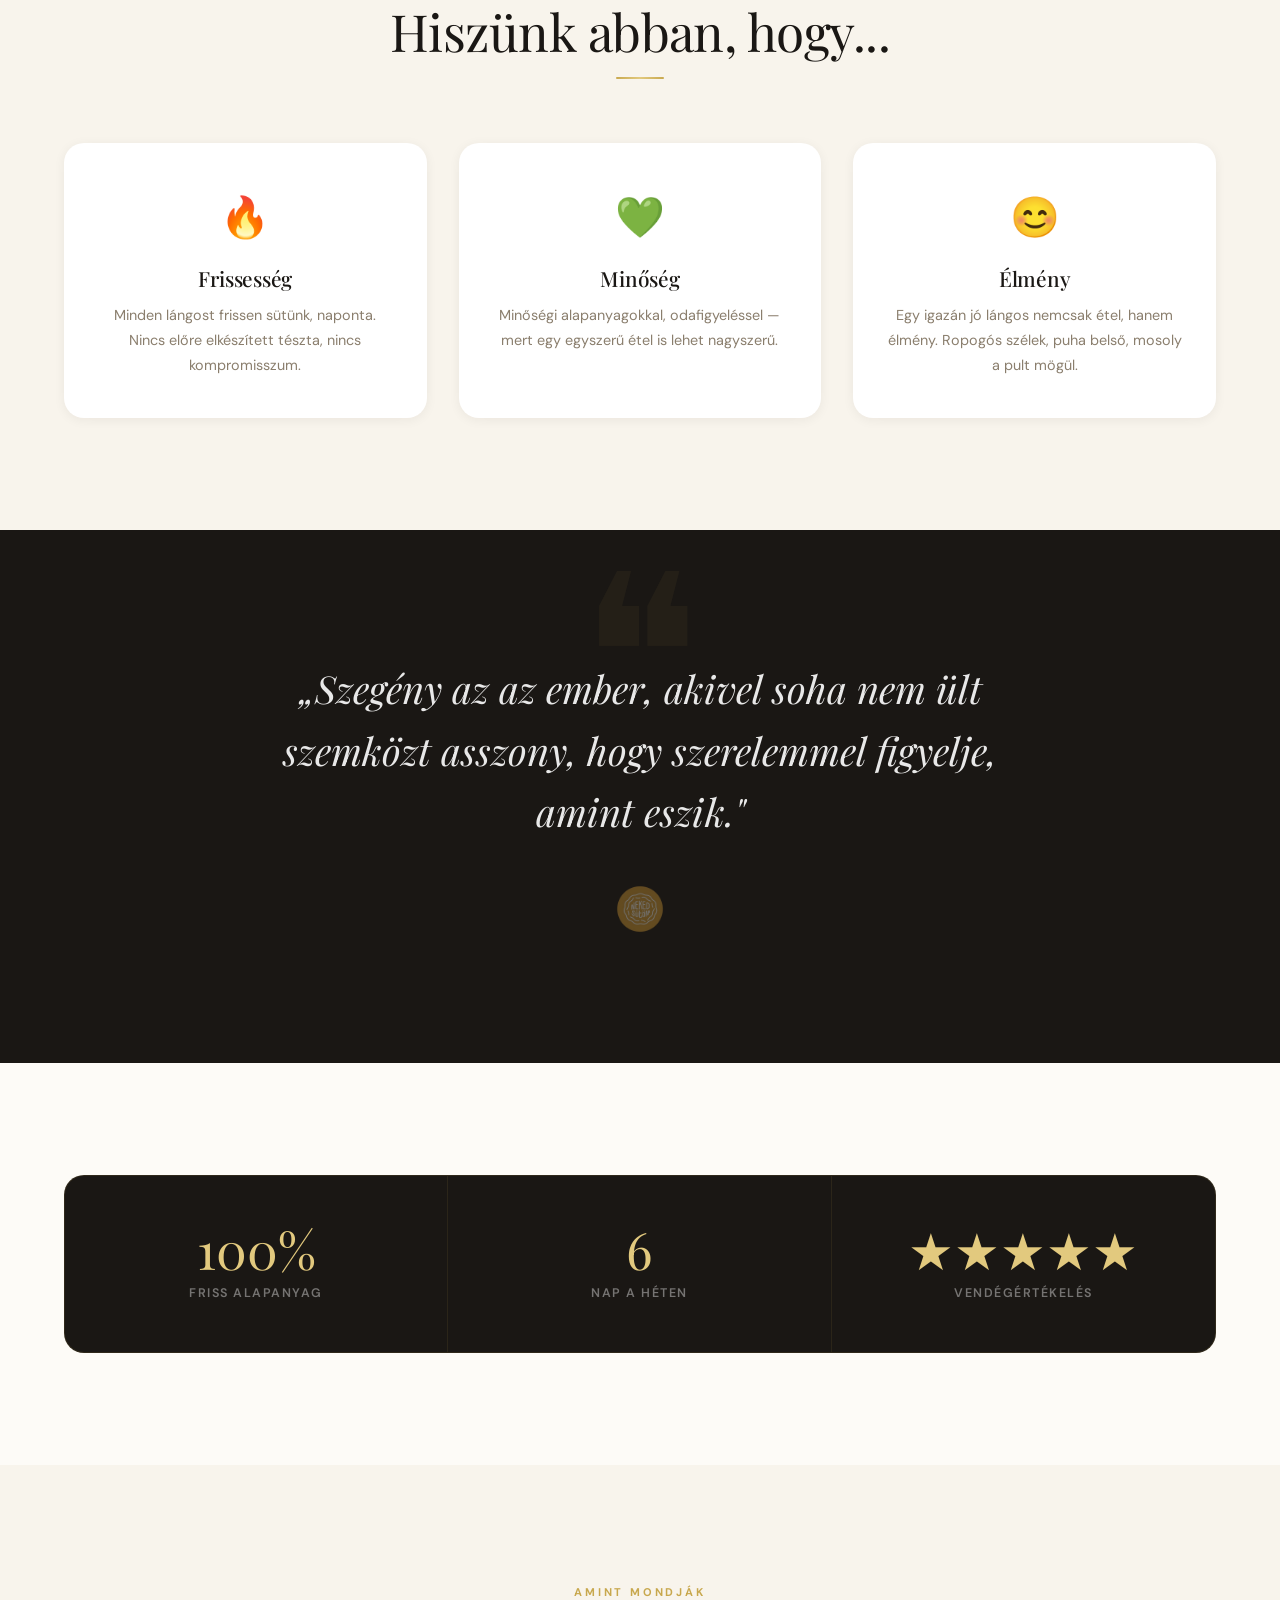
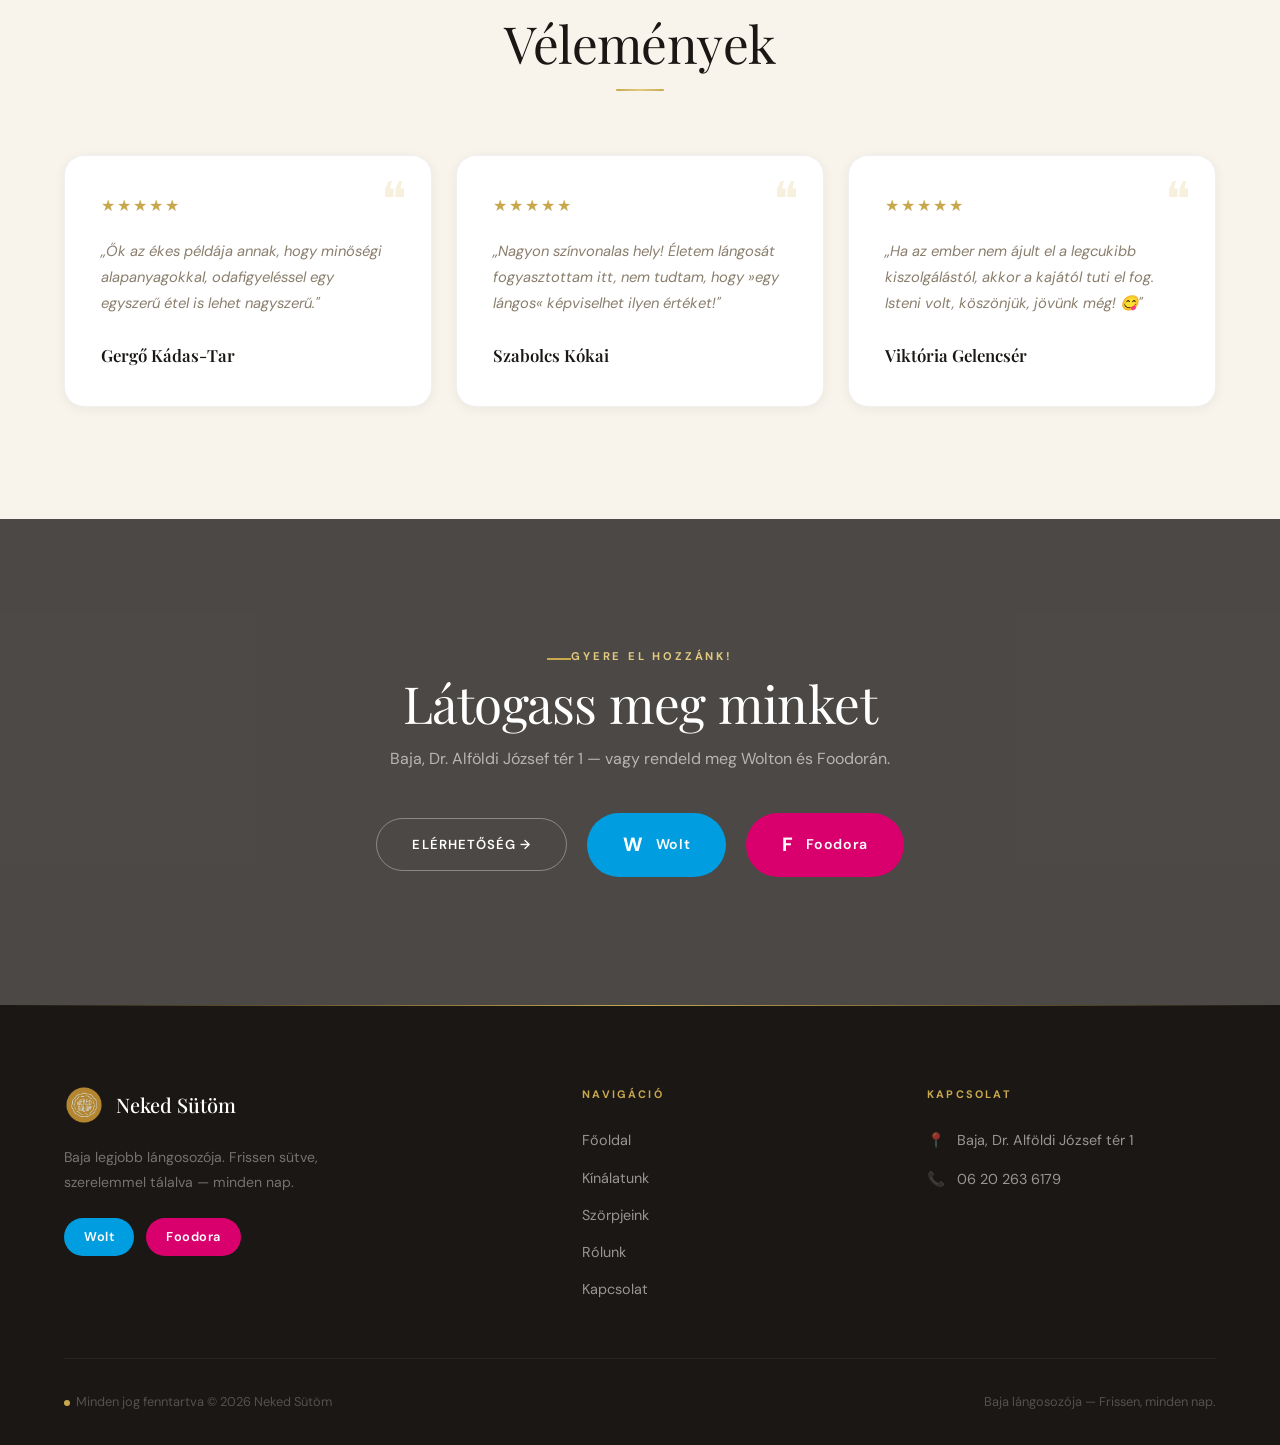
<file: rolunk.html>
<!DOCTYPE html>
<html lang="hu">
<head>
  <meta charset="UTF-8" />
  <meta name="viewport" content="width=device-width, initial-scale=1.0" />
  <title>Rólunk – Neked Sütöm – Baja lángosozó</title>
  <meta name="description" content="Ismerj meg minket! A Neked Sütöm egy olyan hely, ahol a friss lángos illata és a jó hangulat alap. Baja szíve, Dr. Alföldi József tér 1." />
  <link rel="icon" href="assets/images/logo.png" type="image/png" />
  <link rel="stylesheet" href="css/style.css" />
  <link rel="preconnect" href="https://fonts.googleapis.com" />
  <link rel="preconnect" href="https://fonts.gstatic.com" crossorigin />
</head>
<body>

<!-- ══════════════════════════════════════════════
     NAVIGATION
═══════════════════════════════════════════════ -->
<nav class="nav scrolled" role="navigation" aria-label="Fő navigáció">
  <div class="nav__inner">
    <a href="index.html" class="nav__logo" aria-label="Neked Sütöm főoldal">
      <img src="assets/images/logo.png"
           alt="Neked Sütöm logó" class="nav__logo-img" />
      <span class="nav__logo-text">Neked Sütöm</span>
    </a>
    <ul class="nav__links" role="list">
      <li><a href="index.html"      class="nav__link">Főoldal</a></li>
      <li><a href="kinalatunk.html" class="nav__link">Kínálatunk</a></li>
      <li><a href="szorpjeink.html" class="nav__link">Szörpjeink</a></li>
      <li><a href="rolunk.html"     class="nav__link active">Rólunk</a></li>
      <li><a href="kapcsolat.html"  class="nav__link">Kapcsolat</a></li>
      <li><a href="index.html#rendeles" class="nav__link nav__cta">Rendelés ↗</a></li>
    </ul>
    <button class="nav__hamburger" aria-label="Menü megnyitása">
      <span></span><span></span><span></span>
    </button>
  </div>
</nav>

<div class="nav__mobile" role="dialog" aria-label="Mobil navigáció">
  <a href="index.html"      class="nav__mobile-link">Főoldal</a>
  <a href="kinalatunk.html" class="nav__mobile-link">Kínálatunk</a>
  <a href="szorpjeink.html" class="nav__mobile-link">Szörpjeink</a>
  <a href="rolunk.html"     class="nav__mobile-link">Rólunk</a>
  <a href="kapcsolat.html"  class="nav__mobile-link">Kapcsolat</a>
</div>


<!-- ══════════════════════════════════════════════
     PAGE HERO
═══════════════════════════════════════════════ -->
<header class="page-hero" aria-label="Rólunk oldal hero">
  <div class="page-hero__bg">
    <!-- Replace with actual about/team photo: assets/images/neked-sutom-etterem-baja-e1764173854274-1.jpeg -->
    <img src="assets/images/41498-471993797_17865384315295241_6454546286958109921_n-1.jpg"
         alt="Neked Sütöm étterem belső tér" loading="eager" />
  </div>
  <div class="page-hero__overlay"></div>
  <div class="page-hero__content">
    <span class="page-hero__label">A mi történetünk</span>
    <h1 class="page-hero__title">Rólunk...</h1>
  </div>
</header>


<!-- ══════════════════════════════════════════════
     ABOUT MAIN
═══════════════════════════════════════════════ -->
<section class="section section--lg" aria-label="Rólunk fő szekció">
  <div class="container">
    <div class="about-intro">

      <!-- Image side -->
      <div class="about-img reveal">
        <div class="about-img__main">
          <!-- Replace with actual photo: assets/images/neked-sutom-feketeerdo-langos-1-1-819x1024.jpg -->
          <img src="assets/images/Neked-Sutom-Bajai-Langosozo-1.jpg"
               alt="Fekete Erdő Sonkás lángos – Neked Sütöm" loading="lazy" />
        </div>
        <div class="about-img__accent">
          <img src="assets/images/41498-471993797_17865384315295241_6454546286958109921_n-1.jpg"
               alt="Neked Sütöm étterem" loading="lazy" />
        </div>
      </div>

      <!-- Text side -->
      <div class="about-text reveal reveal-delay-2">
        <span class="section-label">Baja szíve</span>
        <h2>A Neked Sütöm</h2>
        <div class="divider"></div>

        <p>
          A Neked Sütöm egy olyan hely, ahol a friss lángos illata és a jó hangulat alap.
          Hiszünk benne, hogy egy igazán jó lángos nemcsak étel, hanem élmény:
          ropogós szélek, puha belső, bőséges feltét és egy mosoly a pult mögül.
        </p>

        <p>
          Baján, a Dr. Alföldi József téren találsz minket — egy kis hely, ahol nagy szeretettel
          sütjük a lángosokat. Minden egyes adagnál ugyanolyan gondossággal és odafigyeléssel
          dolgozunk, mintha számodra sütjük, mert valóban így van.
        </p>

        <p>
          Kínálatunk folyamatosan bővül: a klasszikus sima lángostól kezdve az elegáns
          Fekete Erdő Sonkásig, a Láng-Dogtól a házi szörpökig és matcha italokig —
          mindig van valami új a felfedezésre.
        </p>

        <div style="margin-top:2rem;">
          <a href="kinalatunk.html" class="btn btn--primary">Kínálatunk megtekintése →</a>
        </div>
      </div>

    </div>
  </div>
</section>


<!-- ══════════════════════════════════════════════
     ÉRTÉKEINK
═══════════════════════════════════════════════ -->
<section class="section section--cream" aria-label="Értékeink">
  <div class="container">
    <div class="section__header--center reveal">
      <span class="section-label">Amiben hiszünk</span>
      <h2>Hiszünk abban, hogy...</h2>
      <div class="divider divider--center"></div>
    </div>

    <div class="grid-3">
      <div class="reveal reveal-delay-1" style="text-align:center;padding:2.5rem 2rem;background:white;border-radius:var(--radius);box-shadow:var(--shadow-sm);">
        <div style="font-size:2.5rem;margin-bottom:1rem;" aria-hidden="true">🔥</div>
        <h3 style="font-size:1.3rem;margin-bottom:0.75rem;">Frissesség</h3>
        <p style="font-size:0.9rem;">Minden lángost frissen sütünk, naponta. Nincs előre elkészített tészta, nincs kompromisszum.</p>
      </div>
      <div class="reveal reveal-delay-2" style="text-align:center;padding:2.5rem 2rem;background:white;border-radius:var(--radius);box-shadow:var(--shadow-sm);">
        <div style="font-size:2.5rem;margin-bottom:1rem;" aria-hidden="true">💚</div>
        <h3 style="font-size:1.3rem;margin-bottom:0.75rem;">Minőség</h3>
        <p style="font-size:0.9rem;">Minőségi alapanyagokkal, odafigyeléssel — mert egy egyszerű étel is lehet nagyszerű.</p>
      </div>
      <div class="reveal reveal-delay-3" style="text-align:center;padding:2.5rem 2rem;background:white;border-radius:var(--radius);box-shadow:var(--shadow-sm);">
        <div style="font-size:2.5rem;margin-bottom:1rem;" aria-hidden="true">😊</div>
        <h3 style="font-size:1.3rem;margin-bottom:0.75rem;">Élmény</h3>
        <p style="font-size:0.9rem;">Egy igazán jó lángos nemcsak étel, hanem élmény. Ropogós szélek, puha belső, mosoly a pult mögül.</p>
      </div>
    </div>
  </div>
</section>


<!-- ══════════════════════════════════════════════
     IDÉZET
═══════════════════════════════════════════════ -->
<div class="quote-section" aria-label="Mottónk">
  <div class="container">
    <blockquote class="quote-text reveal">
      „Szegény az az ember, akivel soha nem ült szemközt asszony,
      hogy szerelemmel figyelje, amint eszik."
    </blockquote>
    <div style="margin-top:2.5rem;" class="reveal reveal-delay-1">
      <img src="assets/images/logo.png"
           alt="Neked Sütöm logó" style="height:52px;margin:0 auto;opacity:0.4;" loading="lazy" />
    </div>
  </div>
</div>


<!-- ══════════════════════════════════════════════
     STAT STRIP
═══════════════════════════════════════════════ -->
<section class="section" aria-label="Számokban">
  <div class="container">
    <div class="stat-strip reveal">
      <div class="stat-item">
        <div class="stat-item__num">100%</div>
        <div class="stat-item__label">Friss alapanyag</div>
      </div>
      <div class="stat-item">
        <div class="stat-item__num">6</div>
        <div class="stat-item__label">Nap a héten</div>
      </div>
      <div class="stat-item">
        <div class="stat-item__num">★★★★★</div>
        <div class="stat-item__label">Vendégértékelés</div>
      </div>
    </div>
  </div>
</section>


<!-- ══════════════════════════════════════════════
     VENDÉGVÉLEMÉNYEK
═══════════════════════════════════════════════ -->
<section class="section section--cream" aria-label="Vendégvélemények">
  <div class="container">
    <div class="section__header--center reveal">
      <span class="section-label">Amint mondják</span>
      <h2>Vélemények</h2>
      <div class="divider divider--center"></div>
    </div>

    <div class="reviews-grid">
      <div class="review-card reveal reveal-delay-1">
        <div class="review-card__stars">
          <span>★</span><span>★</span><span>★</span><span>★</span><span>★</span>
        </div>
        <p class="review-card__text">
          „Ők az ékes példája annak, hogy minőségi alapanyagokkal, odafigyeléssel
          egy egyszerű étel is lehet nagyszerű."
        </p>
        <span class="review-card__author">Gergő Kádas-Tar</span>
      </div>

      <div class="review-card reveal reveal-delay-2">
        <div class="review-card__stars">
          <span>★</span><span>★</span><span>★</span><span>★</span><span>★</span>
        </div>
        <p class="review-card__text">
          „Nagyon színvonalas hely! Életem lángosát fogyasztottam itt,
          nem tudtam, hogy »egy lángos« képviselhet ilyen értéket!"
        </p>
        <span class="review-card__author">Szabolcs Kókai</span>
      </div>

      <div class="review-card reveal reveal-delay-3">
        <div class="review-card__stars">
          <span>★</span><span>★</span><span>★</span><span>★</span><span>★</span>
        </div>
        <p class="review-card__text">
          „Ha az ember nem ájult el a legcukibb kiszolgálástól, akkor a kajától tuti el fog.
          Isteni volt, köszönjük, jövünk még! 😋"
        </p>
        <span class="review-card__author">Viktória Gelencsér</span>
      </div>
    </div>
  </div>
</section>


<!-- ══════════════════════════════════════════════
     CTA
═══════════════════════════════════════════════ -->
<div class="order-strip">
  <div class="container">
    <span class="section-label" style="color:var(--gold-light);display:block;text-align:center;margin-bottom:0.5rem;">Gyere el hozzánk!</span>
    <h2>Látogass meg minket</h2>
    <p>Baja, Dr. Alföldi József tér 1 — vagy rendeld meg Wolton és Foodorán.</p>
    <div class="delivery-wrap reveal" style="margin-top:2rem;">
      <a href="kapcsolat.html" class="btn btn--outline-white">Elérhetőség →</a>
      <a href="https://wolt.com/hu/hun/baja/restaurant/neked-sutom?srsltid=AfmBOooofSF4jPXiXXF6goq9MMTRCKu0kcvcJ-XZW09k8vJ6fAfBWiHD" target="_blank" class="delivery-btn delivery-btn--wolt">
        <span class="delivery-btn__logo">W</span> Wolt
      </a>
      <a href="https://www.foodora.hu/restaurant/pzv1/neked-sutom" target="_blank" class="delivery-btn delivery-btn--foodora">
        <span class="delivery-btn__logo">F</span> Foodora
      </a>
    </div>
  </div>
</div>


<!-- ══════════════════════════════════════════════
     FOOTER
═══════════════════════════════════════════════ -->
<footer class="footer" role="contentinfo">
  <div class="container">
    <div class="footer__grid">
      <div class="footer__brand">
        <div class="footer__logo">
          <img src="assets/images/logo.png" alt="Neked Sütöm logó" loading="lazy" />
          <span class="footer__logo-name">Neked Sütöm</span>
        </div>
        <p class="footer__tagline">Baja legjobb lángosozója. Frissen sütve, szerelemmel tálalva — minden nap.</p>
        <div class="btn-group" style="gap:0.75rem;">
          <a href="https://wolt.com/hu/hun/baja/restaurant/neked-sutom?srsltid=AfmBOooofSF4jPXiXXF6goq9MMTRCKu0kcvcJ-XZW09k8vJ6fAfBWiHD" target="_blank" class="delivery-btn delivery-btn--wolt" style="padding:0.5rem 1.25rem;font-size:0.8rem;">Wolt</a>
          <a href="https://www.foodora.hu/restaurant/pzv1/neked-sutom" target="_blank" class="delivery-btn delivery-btn--foodora" style="padding:0.5rem 1.25rem;font-size:0.8rem;">Foodora</a>
        </div>
      </div>
      <div>
        <p class="footer__col-title">Navigáció</p>
        <nav class="footer__nav">
          <a href="index.html">Főoldal</a>
          <a href="kinalatunk.html">Kínálatunk</a>
          <a href="szorpjeink.html">Szörpjeink</a>
          <a href="rolunk.html">Rólunk</a>
          <a href="kapcsolat.html">Kapcsolat</a>
        </nav>
      </div>
      <div>
        <p class="footer__col-title">Kapcsolat</p>
        <div class="footer__contact-item"><span>📍</span><span>Baja, Dr. Alföldi József tér 1</span></div>
        <div class="footer__contact-item"><span>📞</span><a href="tel:+36202636179" style="color:inherit;">06 20 263 6179</a></div>
      </div>
    </div>
    <div class="footer__bottom">
      <p class="footer__copy"><span class="footer__green-dot"></span>Minden jog fenntartva © 2026 Neked Sütöm</p>
      <p class="footer__copy">Baja lángosozója — Frissen, minden nap.</p>
    </div>
  </div>
</footer>

<script src="js/script.js"></script>
</body>
</html>
</file>
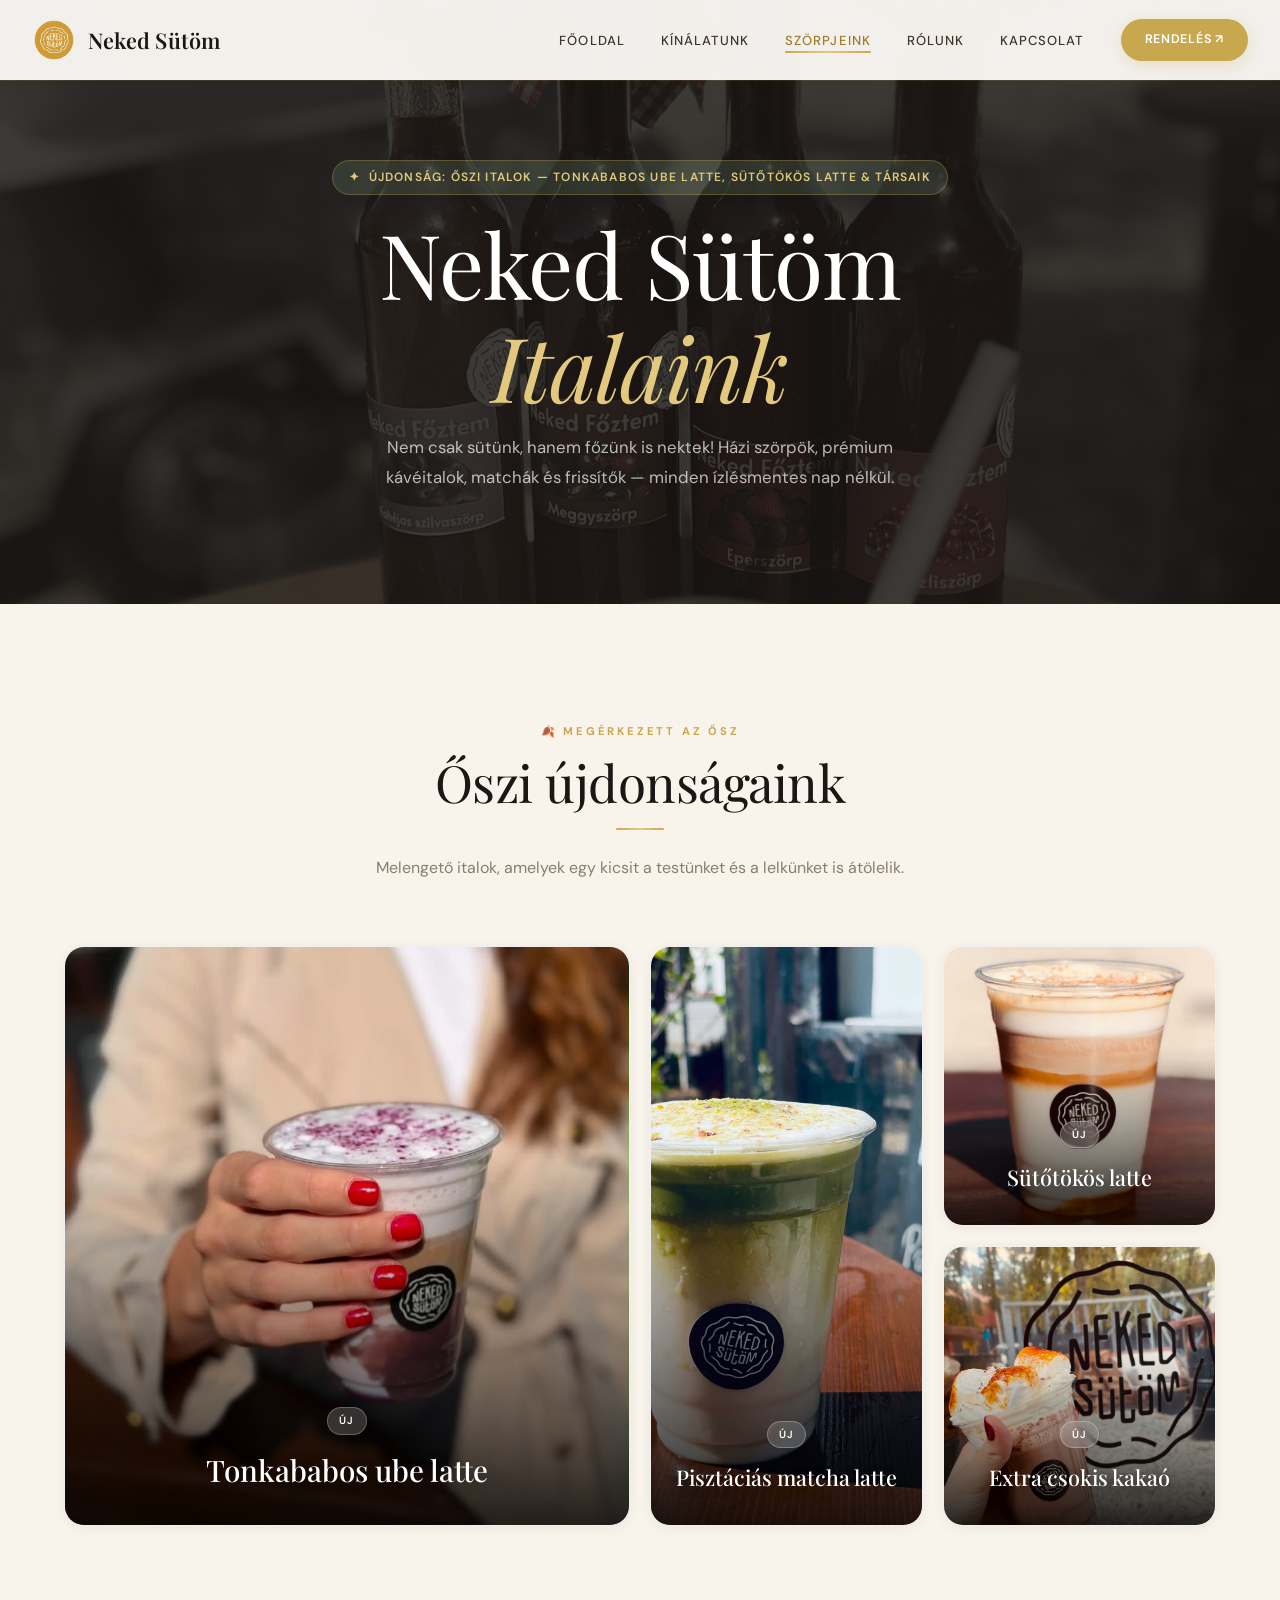
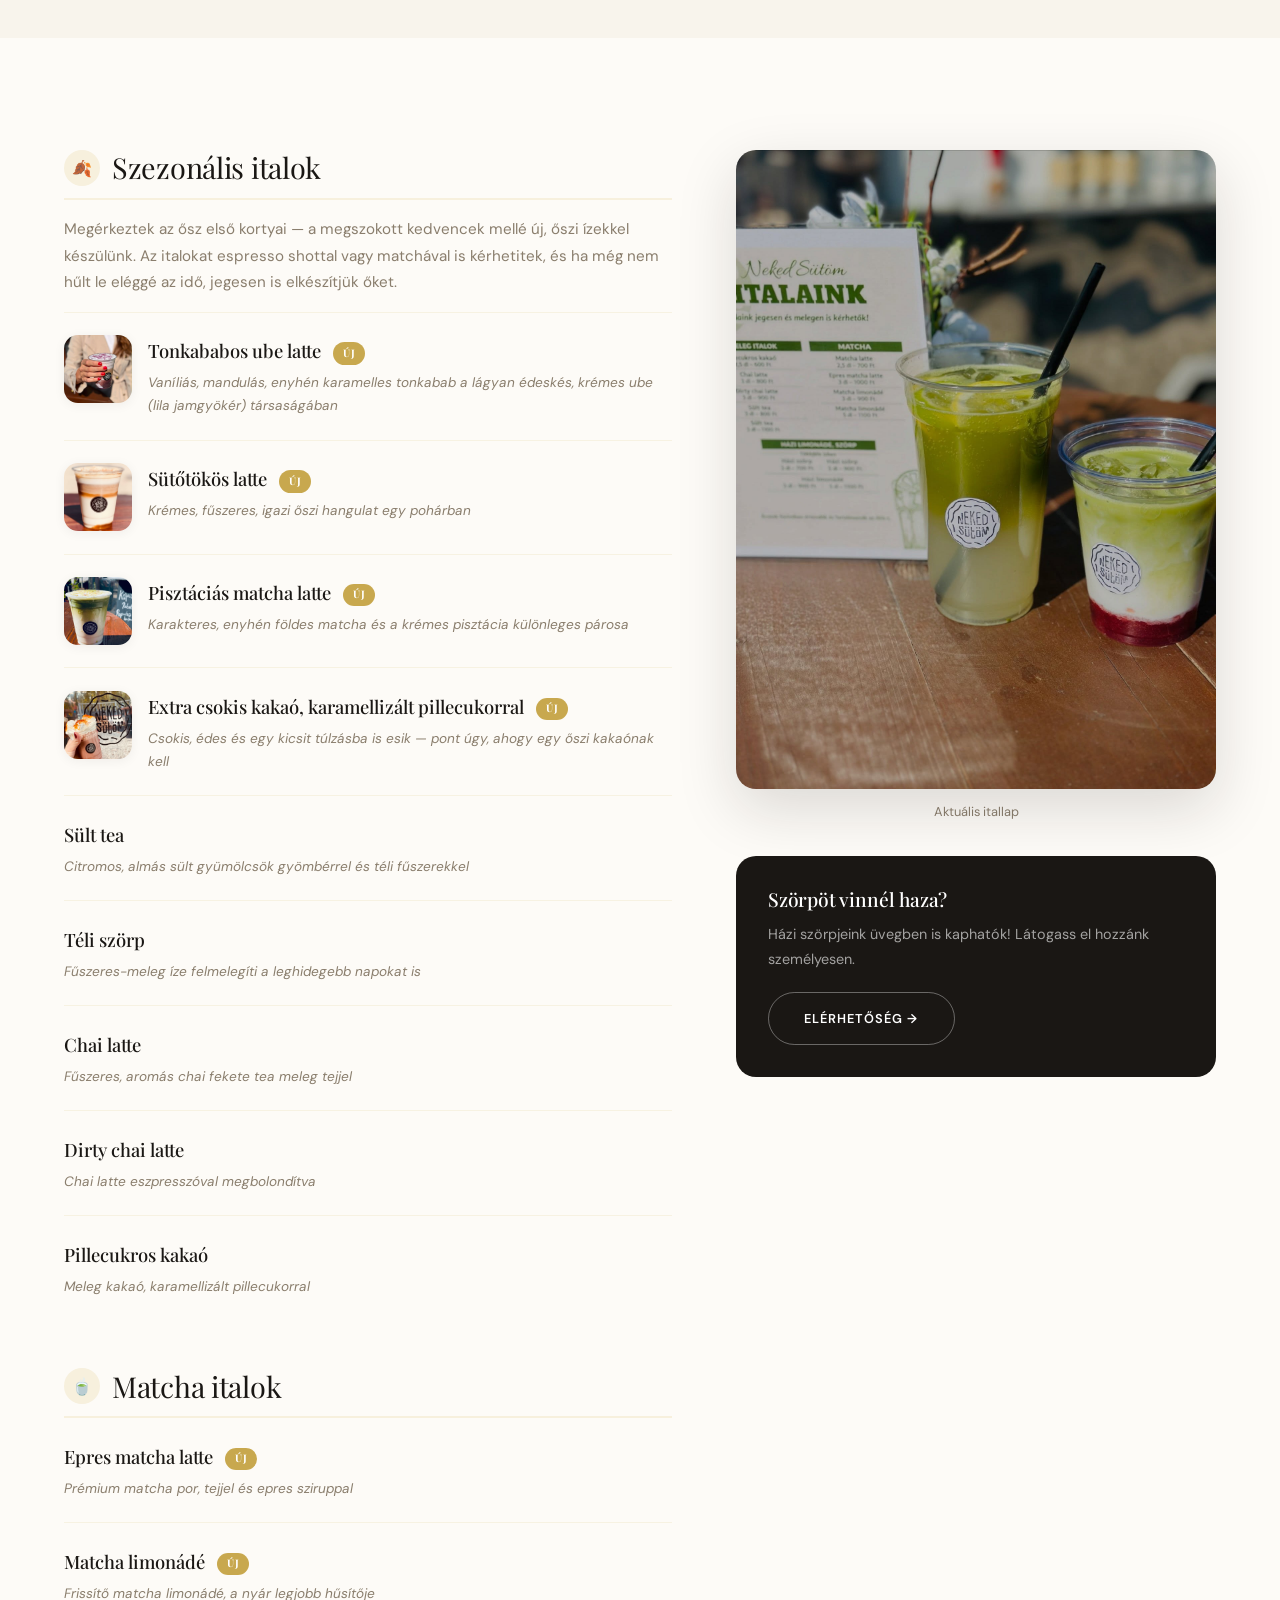
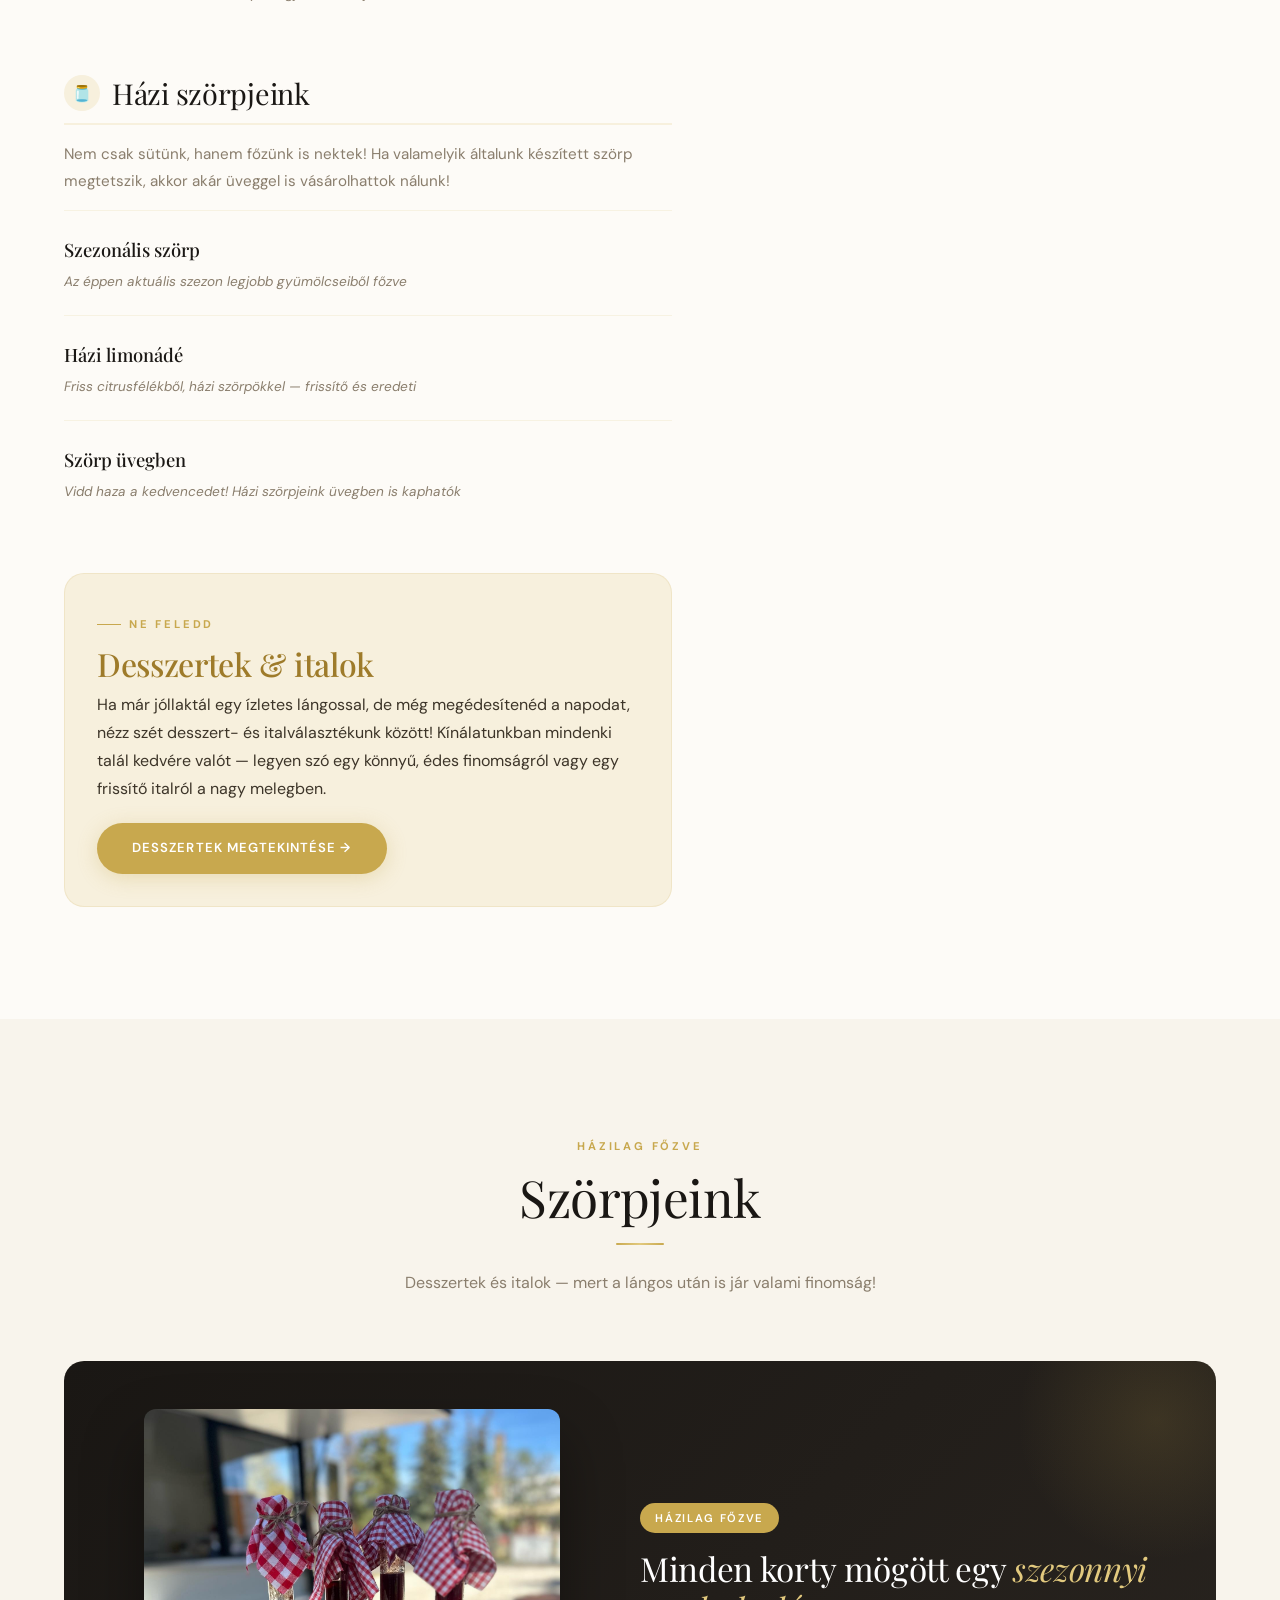
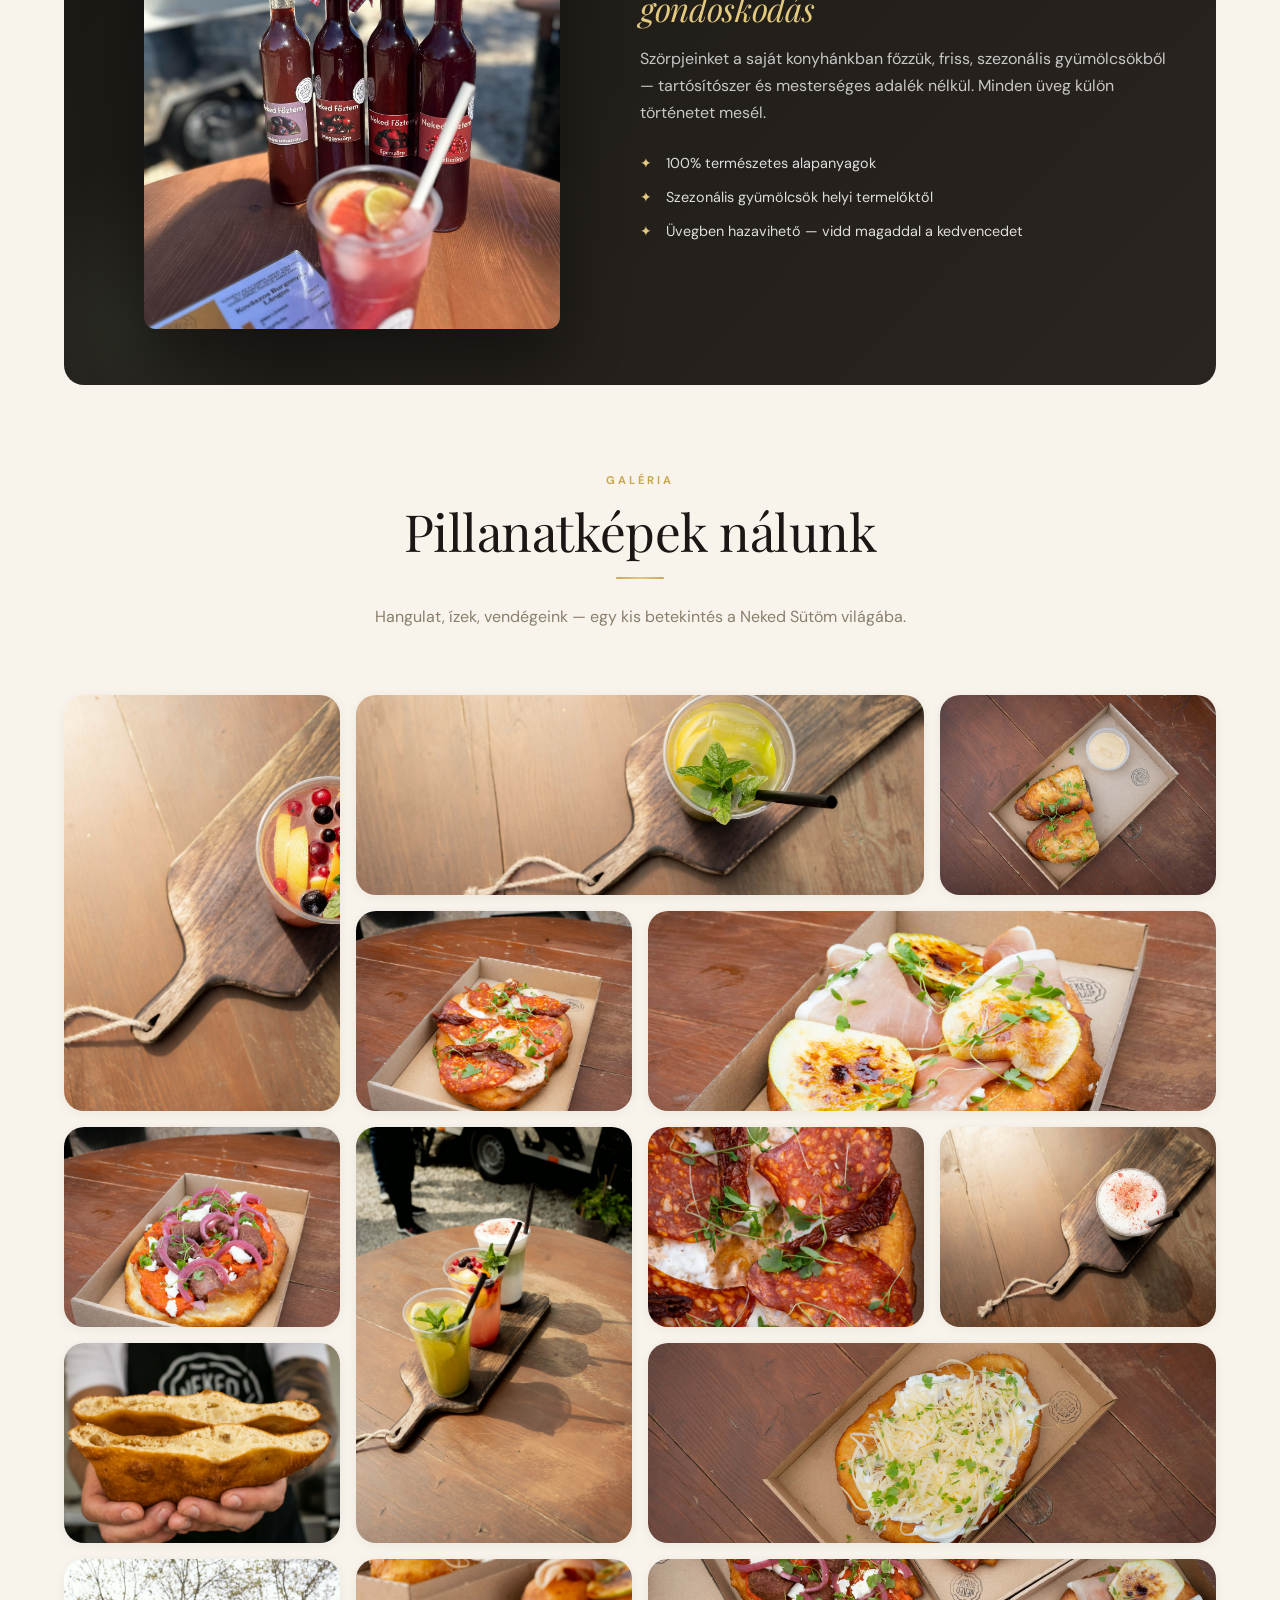
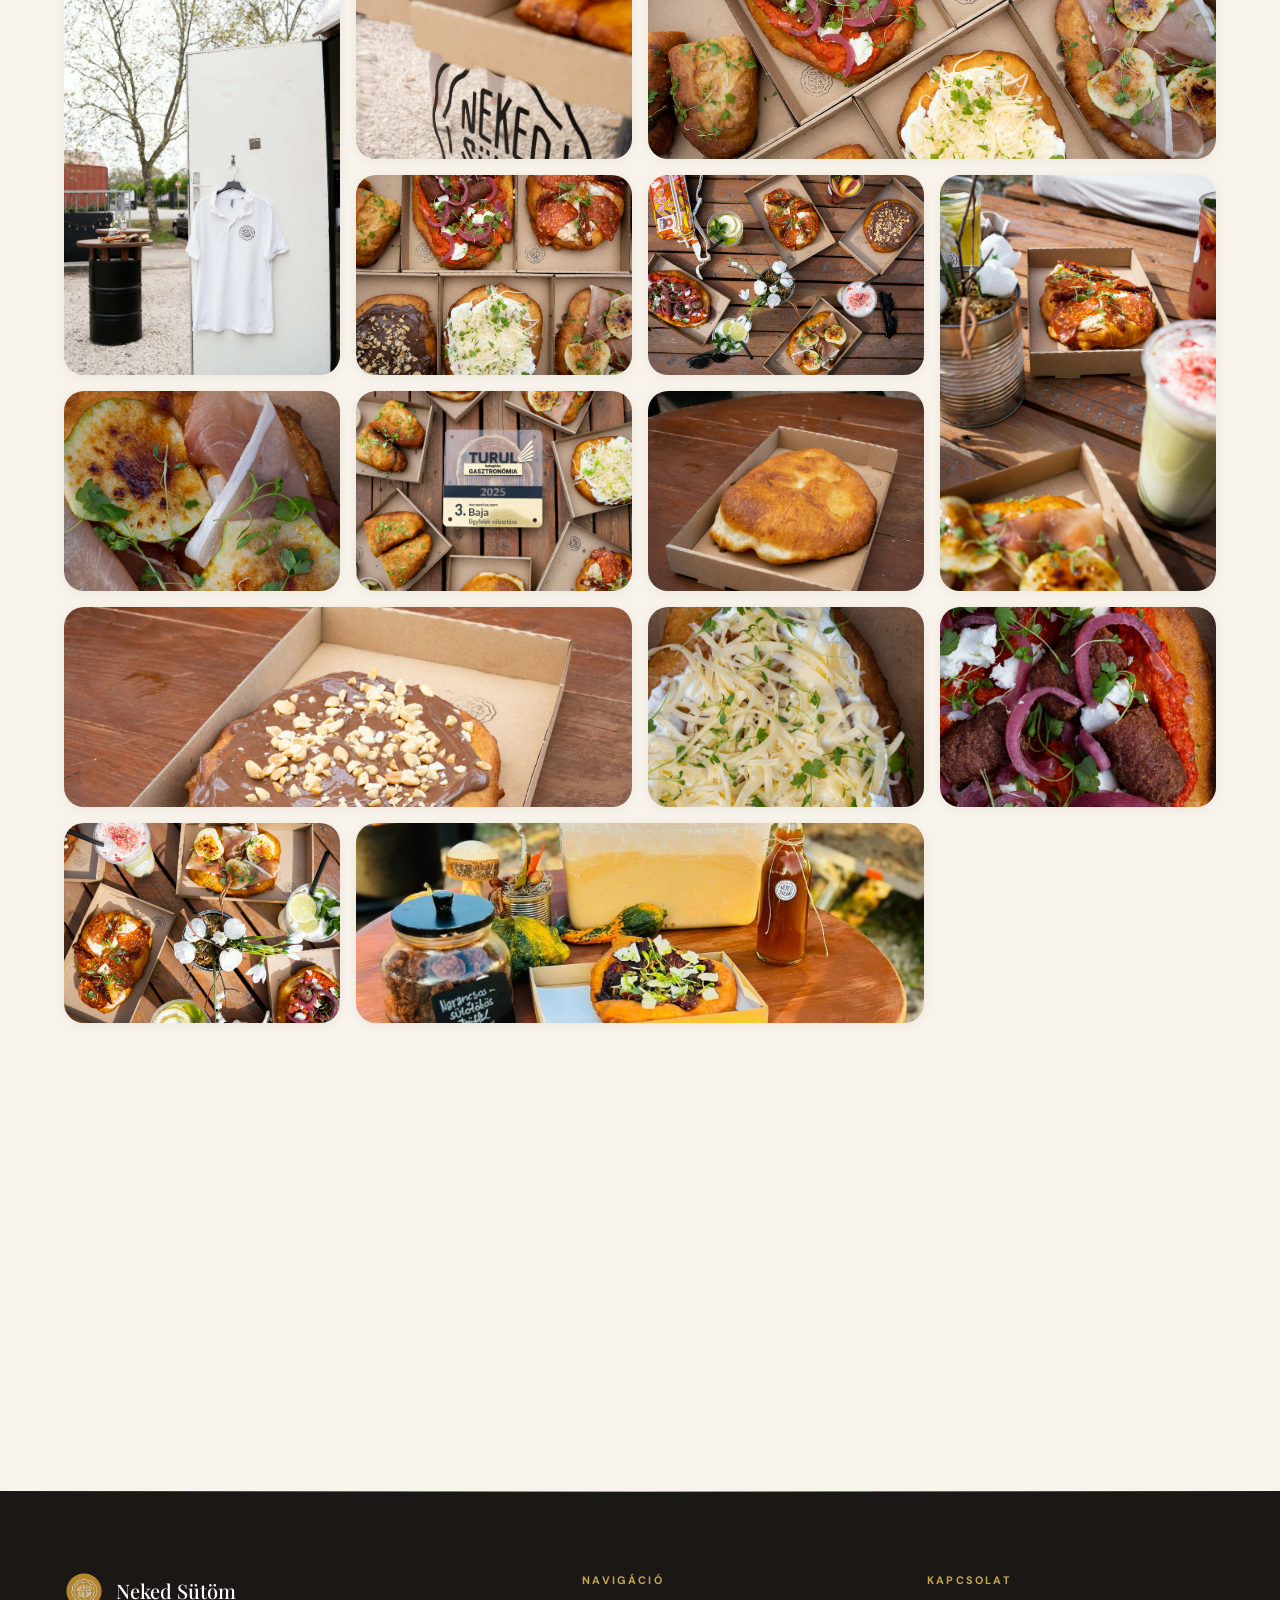
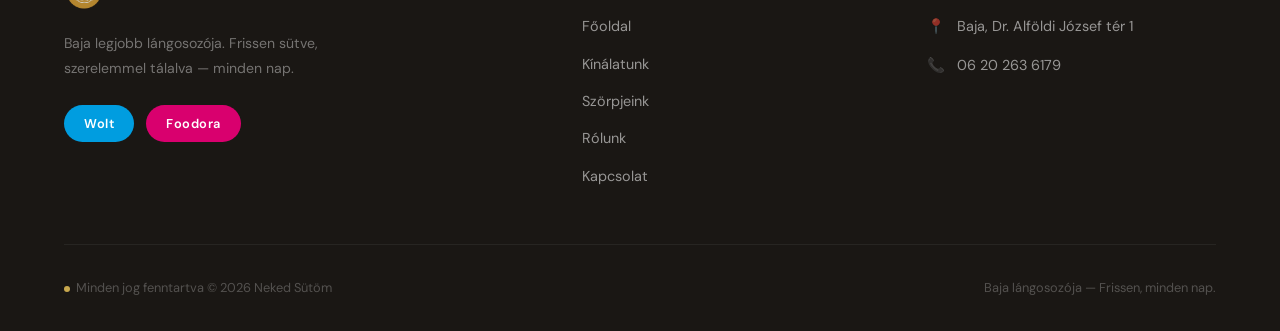
<file: szorpjeink.html>
<!DOCTYPE html>
<html lang="hu">
<head>
  <meta charset="UTF-8" />
  <meta name="viewport" content="width=device-width, initial-scale=1.0" />
  <title>Szörpjeink & Italaink – Neked Sütöm – Baja lángosozó</title>
  <meta name="description" content="Neked Sütöm házi szörpjei, matcha italok, chai latte, limonádék és szezonális italok. Baja, Dr. Alföldi József tér 1." />
  <link rel="icon" href="assets/images/logo.png" type="image/png" />
  <link rel="stylesheet" href="css/style.css" />
  <link rel="preconnect" href="https://fonts.googleapis.com" />
  <link rel="preconnect" href="https://fonts.gstatic.com" crossorigin />

  <style>
    /* Page-specific styles */
    .drinks-hero-section {
      background: var(--bg-dark);
      padding: calc(var(--nav-h) + 5rem) 0 5rem;
      position: relative;
      overflow: hidden;
    }

    .drinks-hero-section::before {
      content: '';
      position: absolute;
      inset: 0;
      background: url('assets/images/Neked-Sutom-Szorpok-1.jpg') center/cover no-repeat;
      opacity: 0.15;
    }

    .drinks-hero-section .container { position: relative; z-index: 1; }

    .drink-category {
      margin-bottom: 3rem;
    }

    .drink-category__title {
      font-family: var(--font-display);
      font-size: 1.8rem;
      color: var(--dark);
      padding-bottom: 0.75rem;
      border-bottom: 2px solid var(--gold-pale);
      margin-bottom: 0;
      display: flex;
      align-items: center;
      gap: 0.75rem;
    }

    .drink-category__title-icon {
      width: 36px;
      height: 36px;
      background: var(--gold-pale);
      border-radius: 50%;
      display: inline-flex;
      align-items: center;
      justify-content: center;
      font-size: 1rem;
      flex-shrink: 0;
    }

    .itallap-photo {
      border-radius: var(--radius);
      overflow: hidden;
      box-shadow: var(--shadow-lg);
      position: sticky;
      top: calc(var(--nav-h) + 1.5rem);
    }

    .itallap-photo img {
      width: 100%;
      display: block;
    }

    .drinks-layout {
      display: grid;
      grid-template-columns: 1fr 480px;
      gap: 4rem;
      align-items: start;
    }

    @media (max-width: 960px) {
      .drinks-layout {
        grid-template-columns: 1fr;
      }

      .itallap-photo {
        position: static;
        max-width: 540px;
        margin: 0 auto;
      }
    }

    .ujdonsag-pill {
      display: inline-flex;
      align-items: center;
      gap: 0.5rem;
      background: rgba(165, 214, 167, 0.15);
      border:1px solid rgba(200,168,78,0.3);
      color:var(--gold-light);
      padding: 0.4rem 1rem;
      border-radius: var(--radius-pill);
      font-size: 0.75rem;
      font-weight: 600;
      letter-spacing: 0.1em;
      text-transform: uppercase;
      margin-bottom: 1rem;
    }

    .drink-item {
      display: grid;
      grid-template-columns: 1fr auto;
      gap: 1rem;
      align-items: start;
      padding: 1.4rem 0;
      border-bottom: 1px solid var(--border);
    }

    .drink-item:last-child { border-bottom: none; }

    .drink-item--has-img {
      grid-template-columns: 68px 1fr;
    }

    .drink-item__thumb {
      width: 68px;
      height: 68px;
      border-radius: 14px;
      object-fit: cover;
      box-shadow: var(--shadow-sm);
    }

    .drink-item__name {
      font-family: var(--font-display);
      font-size: 1.15rem;
      font-weight: 500;
      color: var(--dark);
      margin-bottom: 0.3rem;
    }

    .drink-item__desc {
      font-size: 0.85rem;
      color: var(--text-muted);
      font-style: italic;
    }

    .drink-item__new {
      display: inline-block;
      background: var(--gold);
      color: white;
      padding: 0.15rem 0.6rem;
      border-radius: var(--radius-pill);
      font-size: 0.65rem;
      font-weight: 700;
      letter-spacing: 0.1em;
      text-transform: uppercase;
      vertical-align: middle;
      margin-left: 0.5rem;
    }

    .drink-item__price {
      font-family: var(--font-display);
      font-size: 1rem;
      font-weight: 600;
      color: var(--gold-dark);
      white-space: nowrap;
    }

    /* ── Szörp showcase – aszimmetrikus képes grid ─────────────── */
    .szorp-showcase {
      display: grid;
      grid-template-columns: repeat(4, 1fr);
      grid-template-rows: 280px 280px;
      gap: 1.25rem;
    }

    /* .szorp-showcase van globálisan display:none!important-tel elrejtve a css/style.css-ben (2509. sor).
       Az őszi showcase saját class-t kap, hogy ne örökölje ezt az elrejtést. */
    .oszi-showcase {
      display: grid;
      grid-template-columns: repeat(4, 1fr);
      grid-template-rows: 280px 280px;
      gap: 1.25rem;
    }

    @media (max-width: 960px) {
      .oszi-showcase {
        grid-template-columns: repeat(2, 1fr);
        grid-template-rows: 240px 240px 240px;
      }
    }

    @media (max-width: 560px) {
      .oszi-showcase {
        grid-template-columns: 1fr;
        grid-auto-rows: 260px;
        grid-template-rows: none;
      }
    }

    .szorp-card {
      position: relative;
      border-radius: var(--radius);
      overflow: hidden;
      box-shadow: var(--shadow-sm);
      transition: transform var(--transition), box-shadow var(--transition);
      cursor: pointer;
    }

    .szorp-card:hover {
      transform: translateY(-6px);
      box-shadow: var(--shadow-lg);
    }

    /* aszimmetrikus elrendezés */
    .szorp-card--feature { grid-column: span 2; grid-row: span 2; }
    .szorp-card--tall    { grid-row: span 2; }

    .szorp-card__img {
      position: absolute;
      inset: 0;
      overflow: hidden;
    }

    .szorp-card__img img {
      width: 100%;
      height: 100%;
      object-fit: cover;
      transition: transform 0.9s cubic-bezier(0.16,1,0.3,1);
    }

    .szorp-card:hover .szorp-card__img img {
      transform: scale(1.08);
    }

    .szorp-card__overlay {
      position: absolute;
      inset: 0;
      background: linear-gradient(180deg, rgba(0,0,0,0) 35%, rgba(0,0,0,0.35) 65%, rgba(0,0,0,0.85) 100%);
      z-index: 1;
    }

    .szorp-card__body {
      position: absolute;
      bottom: 0;
      left: 0;
      right: 0;
      padding: 1.4rem 1.5rem 1.5rem;
      z-index: 2;
      color: white;
    }

    .szorp-card__tag {
      display: inline-block;
      background: rgba(255,255,255,0.18);
      backdrop-filter: blur(8px);
      -webkit-backdrop-filter: blur(8px);
      color: white;
      padding: 0.25rem 0.7rem;
      border-radius: var(--radius-pill);
      font-size: 0.65rem;
      font-weight: 600;
      letter-spacing: 0.12em;
      text-transform: uppercase;
      margin-bottom: 0.65rem;
      border: 1px solid rgba(255,255,255,0.25);
    }

    .szorp-card__name {
      font-family: var(--font-display);
      font-size: 1.35rem;
      font-weight: 500;
      margin-bottom: 0.35rem;
      color: white;
      text-shadow: 0 2px 12px rgba(0,0,0,0.4);
    }

    .szorp-card--feature .szorp-card__name {
      font-size: 1.85rem;
    }

    .szorp-card__note {
      font-size: 0.85rem;
      color: rgba(255,255,255,0.88);
      line-height: 1.55;
      max-width: 32ch;
    }

    @media (max-width: 960px) {
      .szorp-showcase {
        grid-template-columns: repeat(2, 1fr);
        grid-template-rows: 240px 240px 240px;
      }
      .szorp-card--feature { grid-column: span 2; grid-row: span 1; }
      .szorp-card--tall    { grid-row: span 1; }
    }

    @media (max-width: 560px) {
      .szorp-showcase {
        grid-template-columns: 1fr;
        grid-auto-rows: 260px;
        grid-template-rows: none;
      }
      .szorp-card--feature, .szorp-card--tall { grid-column: auto; grid-row: auto; }
    }

    /* ── Szörp spotlight – teljes kép + szöveg oldalt ─────────────── */
    .szorp-spotlight {
      display: grid;
      grid-template-columns: 1fr 1.1fr;
      gap: 3rem;
      align-items: center;
      background: linear-gradient(135deg, var(--bg-dark) 0%, #2a2520 100%);
      border-radius: var(--radius);
      padding: 3rem;
      margin-bottom: 4rem;
      position: relative;
      overflow: hidden;
    }
    .szorp-spotlight::before {
      content: '';
      position: absolute;
      top: -80px; right: -80px;
      width: 280px; height: 280px;
      background: radial-gradient(circle, rgba(200,168,78,0.15) 0%, transparent 70%);
      border-radius: 50%;
      pointer-events: none;
    }
    .szorp-spotlight::after {
      content: '';
      position: absolute;
      bottom: -100px; left: -100px;
      width: 320px; height: 320px;
      background: radial-gradient(circle, rgba(165,214,167,0.08) 0%, transparent 70%);
      border-radius: 50%;
      pointer-events: none;
    }
    .szorp-spotlight__img {
      position: relative;
      z-index: 1;
      text-align: center;
    }
    .szorp-spotlight__img img {
      max-width: 100%;
      max-height: 520px;
      width: auto;
      height: auto;
      display: inline-block;
      border-radius: 12px;
      box-shadow: 0 30px 60px rgba(0,0,0,0.4);
    }
    .szorp-spotlight__text {
      position: relative;
      z-index: 1;
      color: white;
    }
    .szorp-spotlight__text .pill {
      display: inline-block;
      background: var(--gold);
      color: white;
      padding: 0.35rem 0.95rem;
      border-radius: var(--radius-pill);
      font-size: 0.7rem;
      letter-spacing: 0.15em;
      text-transform: uppercase;
      font-weight: 600;
      margin-bottom: 1rem;
    }
    .szorp-spotlight__text h3 {
      font-family: var(--font-display);
      font-size: clamp(1.6rem, 2.6vw, 2.3rem);
      font-weight: 300;
      color: white;
      margin: 0 0 1rem 0;
      line-height: 1.2;
    }
    .szorp-spotlight__text h3 em {
      color: var(--gold-light);
      font-style: italic;
    }
    .szorp-spotlight__text p {
      color: rgba(255,255,255,0.75);
      font-size: 1rem;
      line-height: 1.7;
      margin-bottom: 1.5rem;
    }
    .szorp-spotlight__features {
      list-style: none;
      padding: 0;
      margin: 0;
      display: grid;
      gap: 0.6rem;
    }
    .szorp-spotlight__features li {
      color: rgba(255,255,255,0.85);
      font-size: 0.9rem;
      padding-left: 1.6rem;
      position: relative;
    }
    .szorp-spotlight__features li::before {
      content: '✦';
      position: absolute;
      left: 0;
      color: var(--gold-light);
    }
    @media (max-width: 880px) {
      .szorp-spotlight {
        grid-template-columns: 1fr;
        padding: 2rem;
        gap: 2rem;
      }
      .szorp-spotlight__img img { max-height: 400px; }
    }

    /* ── Galéria – masonry-szerű grid ─────────────── */
    .szorp-gallery {
      display: grid;
      grid-template-columns: repeat(4, 1fr);
      grid-auto-rows: 200px;
      grid-auto-flow: dense;
      gap: 1rem;
    }
    .szorp-gallery__item {
      position: relative;
      overflow: hidden;
      border-radius: var(--radius);
      box-shadow: var(--shadow-sm);
      cursor: pointer;
      transition: transform var(--transition), box-shadow var(--transition);
    }
    .szorp-gallery__item:hover {
      transform: scale(1.02);
      box-shadow: var(--shadow-lg);
    }
    .szorp-gallery__item img {
      width: 100%;
      height: 100%;
      object-fit: cover;
      transition: transform 0.7s cubic-bezier(0.16,1,0.3,1);
    }
    .szorp-gallery__item:hover img { transform: scale(1.06); }
    .szorp-gallery__item--wide { grid-column: span 2; }
    .szorp-gallery__item--tall { grid-row: span 2; }
    @media (max-width: 880px) {
      .szorp-gallery {
        grid-template-columns: repeat(2, 1fr);
        grid-auto-rows: 160px;
        grid-auto-flow: dense;
      }
      .szorp-gallery__item--wide { grid-column: span 2; }
      .szorp-gallery__item--tall { grid-row: span 1; }
    }
    @media (max-width: 480px) {
      .szorp-gallery { grid-template-columns: 1fr; }
      .szorp-gallery__item--wide { grid-column: auto; }
    }
  </style>
</head>
<body>

<!-- ══════════════════════════════════════════════
     NAVIGATION
═══════════════════════════════════════════════ -->
<nav class="nav scrolled" role="navigation" aria-label="Fő navigáció">
  <div class="nav__inner">
    <a href="index.html" class="nav__logo" aria-label="Neked Sütöm főoldal">
      <img src="assets/images/logo.png"
           alt="Neked Sütöm logó" class="nav__logo-img" />
      <span class="nav__logo-text">Neked Sütöm</span>
    </a>
    <ul class="nav__links" role="list">
      <li><a href="index.html"      class="nav__link">Főoldal</a></li>
      <li><a href="kinalatunk.html" class="nav__link">Kínálatunk</a></li>
      <li><a href="szorpjeink.html" class="nav__link active">Szörpjeink</a></li>
      <li><a href="rolunk.html"     class="nav__link">Rólunk</a></li>
      <li><a href="kapcsolat.html"  class="nav__link">Kapcsolat</a></li>
      <li><a href="index.html#rendeles" class="nav__link nav__cta">Rendelés ↗</a></li>
    </ul>
    <button class="nav__hamburger" aria-label="Menü megnyitása">
      <span></span><span></span><span></span>
    </button>
  </div>
</nav>

<div class="nav__mobile" role="dialog" aria-label="Mobil navigáció">
  <a href="index.html"      class="nav__mobile-link">Főoldal</a>
  <a href="kinalatunk.html" class="nav__mobile-link">Kínálatunk</a>
  <a href="szorpjeink.html" class="nav__mobile-link">Szörpjeink</a>
  <a href="rolunk.html"     class="nav__mobile-link">Rólunk</a>
  <a href="kapcsolat.html"  class="nav__mobile-link">Kapcsolat</a>
</div>


<!-- ══════════════════════════════════════════════
     HERO
═══════════════════════════════════════════════ -->
<div class="drinks-hero-section">
  <div class="container" style="text-align:center;">
    <div class="ujdonsag-pill reveal">
      <span>✦</span>
      <span>Újdonság: Őszi italok — Tonkababos Ube Latte, Sütőtökös Latte & társaik</span>
    </div>
    <h1 style="color:white;font-weight:300;margin-bottom:1rem;" class="reveal reveal-delay-1">
      Neked Sütöm<br><em style="color:var(--gold-light);">Italaink</em>
    </h1>
    <p style="color:rgba(255,255,255,0.7);max-width:520px;margin:0 auto 2rem;font-size:1.05rem;" class="reveal reveal-delay-2">
      Nem csak sütünk, hanem főzünk is nektek! Házi szörpök, prémium kávéitalok,
      matchák és frissítők — minden ízlésmentes nap nélkül.
    </p>
  </div>
</div>


<!-- ══════════════════════════════════════════════
     ŐSZI ÚJDONSÁGOK (legfelül, hogy azonnal látszódjon)
═══════════════════════════════════════════════ -->
<section class="section section--cream" aria-label="Őszi újdonságaink">
  <div class="container">
    <div class="section__header--center reveal">
      <span class="section-label">🍂 Megérkezett az ősz</span>
      <h2>Őszi újdonságaink</h2>
      <div class="divider divider--center"></div>
      <p>Melengető italok, amelyek egy kicsit a testünket és a lelkünket is átölelik.</p>
    </div>

    <div class="oszi-showcase">

      <!-- Nagy feature kártya -->
      <div class="szorp-card szorp-card--feature reveal reveal-delay-1">
        <div class="szorp-card__img">
          <img src="assets/images/oszi-ujdonsagok/tonkababos-ube-latte.jpg" alt="Tonkababos ube latte" loading="lazy" />
        </div>
        <div class="szorp-card__overlay"></div>
        <div class="szorp-card__body">
          <span class="szorp-card__tag">Új</span>
          <div class="szorp-card__name">Tonkababos ube latte</div>
        </div>
      </div>

      <!-- Magas kártya -->
      <div class="szorp-card szorp-card--tall reveal reveal-delay-2">
        <div class="szorp-card__img">
          <img src="assets/images/oszi-ujdonsagok/pisztacias-matcha-latte.jpg" alt="Pisztáciás matcha latte" loading="lazy" />
        </div>
        <div class="szorp-card__overlay"></div>
        <div class="szorp-card__body">
          <span class="szorp-card__tag">Új</span>
          <div class="szorp-card__name">Pisztáciás matcha latte</div>
        </div>
      </div>

      <!-- Kis kártya 1 -->
      <div class="szorp-card reveal reveal-delay-3">
        <div class="szorp-card__img">
          <img src="assets/images/oszi-ujdonsagok/sutotokos-latte.jpg" alt="Sütőtökös latte" loading="lazy" />
        </div>
        <div class="szorp-card__overlay"></div>
        <div class="szorp-card__body">
          <span class="szorp-card__tag">Új</span>
          <div class="szorp-card__name">Sütőtökös latte</div>
        </div>
      </div>

      <!-- Kis kártya 2 -->
      <div class="szorp-card reveal reveal-delay-3">
        <div class="szorp-card__img">
          <img src="assets/images/oszi-ujdonsagok/extra-csokis-kakao.jpg" alt="Extra csokis kakaó karamellizált pillecukorral" loading="lazy" />
        </div>
        <div class="szorp-card__overlay"></div>
        <div class="szorp-card__body">
          <span class="szorp-card__tag">Új</span>
          <div class="szorp-card__name">Extra csokis kakaó</div>
        </div>
      </div>

    </div>
  </div>
</section>


<!-- ══════════════════════════════════════════════
     MAIN DRINKS CONTENT
═══════════════════════════════════════════════ -->
<section class="section" aria-label="Italaink teljes listája">
  <div class="container">
    <div class="drinks-layout">

      <!-- LEFT: Menu items -->
      <div>

        <!-- Szezonális / Karácsonyi -->
        <div class="drink-category reveal">
          <h2 class="drink-category__title">
            <span class="drink-category__title-icon" aria-hidden="true">🍂</span>
            Szezonális italok
          </h2>

          <p style="padding:1rem 0;color:var(--text-muted);font-size:0.95rem;border-bottom:1px solid var(--border);">
            Megérkeztek az ősz első kortyai — a megszokott kedvencek mellé új, őszi ízekkel készülünk.
            Az italokat espresso shottal vagy matchával is kérhetitek, és ha még nem hűlt le eléggé az idő,
            jegesen is elkészítjük őket.
          </p>

          <div class="drink-item drink-item--has-img">
            <img class="drink-item__thumb" src="assets/images/oszi-ujdonsagok/tonkababos-ube-latte.jpg" alt="Tonkababos ube latte" loading="lazy" />
            <div>
              <div class="drink-item__name">
                Tonkababos ube latte
                <span class="drink-item__new">Új</span>
              </div>
              <div class="drink-item__desc">Vaníliás, mandulás, enyhén karamelles tonkabab a lágyan édeskés, krémes ube (lila jamgyökér) társaságában</div>
            </div>
          </div>
          <div class="drink-item drink-item--has-img">
            <img class="drink-item__thumb" src="assets/images/oszi-ujdonsagok/sutotokos-latte.jpg" alt="Sütőtökös latte" loading="lazy" />
            <div>
              <div class="drink-item__name">
                Sütőtökös latte
                <span class="drink-item__new">Új</span>
              </div>
              <div class="drink-item__desc">Krémes, fűszeres, igazi őszi hangulat egy pohárban</div>
            </div>
          </div>
          <div class="drink-item drink-item--has-img">
            <img class="drink-item__thumb" src="assets/images/oszi-ujdonsagok/pisztacias-matcha-latte.jpg" alt="Pisztáciás matcha latte" loading="lazy" />
            <div>
              <div class="drink-item__name">
                Pisztáciás matcha latte
                <span class="drink-item__new">Új</span>
              </div>
              <div class="drink-item__desc">Karakteres, enyhén földes matcha és a krémes pisztácia különleges párosa</div>
            </div>
          </div>
          <div class="drink-item drink-item--has-img">
            <img class="drink-item__thumb" src="assets/images/oszi-ujdonsagok/extra-csokis-kakao.jpg" alt="Extra csokis kakaó karamellizált pillecukorral" loading="lazy" />
            <div>
              <div class="drink-item__name">
                Extra csokis kakaó, karamellizált pillecukorral
                <span class="drink-item__new">Új</span>
              </div>
              <div class="drink-item__desc">Csokis, édes és egy kicsit túlzásba is esik — pont úgy, ahogy egy őszi kakaónak kell</div>
            </div>
          </div>
          <div class="drink-item">
            <div>
              <div class="drink-item__name">Sült tea</div>
              <div class="drink-item__desc">Citromos, almás sült gyümölcsök gyömbérrel és téli fűszerekkel</div>
            </div>
          </div>
          <div class="drink-item">
            <div>
              <div class="drink-item__name">Téli szörp</div>
              <div class="drink-item__desc">Fűszeres-meleg íze felmelegíti a leghidegebb napokat is</div>
            </div>
          </div>
          <div class="drink-item">
            <div>
              <div class="drink-item__name">Chai latte</div>
              <div class="drink-item__desc">Fűszeres, aromás chai fekete tea meleg tejjel</div>
            </div>
          </div>
          <div class="drink-item">
            <div>
              <div class="drink-item__name">Dirty chai latte</div>
              <div class="drink-item__desc">Chai latte eszpresszóval megbolondítva</div>
            </div>
          </div>
          <div class="drink-item">
            <div>
              <div class="drink-item__name">Pillecukros kakaó</div>
              <div class="drink-item__desc">Meleg kakaó, karamellizált pillecukorral</div>
            </div>
          </div>
        </div>

        <!-- Matcha -->
        <div class="drink-category reveal">
          <h2 class="drink-category__title">
            <span class="drink-category__title-icon" aria-hidden="true">🍵</span>
            Matcha italok
          </h2>
          <div class="drink-item">
            <div>
              <div class="drink-item__name">
                Epres matcha latte
                <span class="drink-item__new">Új</span>
              </div>
              <div class="drink-item__desc">Prémium matcha por, tejjel és epres sziruppal</div>
            </div>
          </div>
          <div class="drink-item">
            <div>
              <div class="drink-item__name">
                Matcha limonádé
                <span class="drink-item__new">Új</span>
              </div>
              <div class="drink-item__desc">Frissítő matcha limonádé, a nyár legjobb hűsítője</div>
            </div>
          </div>
        </div>

        <!-- Házi szörpök -->
        <div class="drink-category reveal">
          <h2 class="drink-category__title">
            <span class="drink-category__title-icon" aria-hidden="true">🫙</span>
            Házi szörpjeink
          </h2>

          <p style="padding:1rem 0;color:var(--text-muted);font-size:0.95rem;border-bottom:1px solid var(--border);">
            Nem csak sütünk, hanem főzünk is nektek! Ha valamelyik általunk készített szörp megtetszik,
            akkor akár üveggel is vásárolhattok nálunk!
          </p>

          <div class="drink-item">
            <div>
              <div class="drink-item__name">Szezonális szörp</div>
              <div class="drink-item__desc">Az éppen aktuális szezon legjobb gyümölcseiből főzve</div>
            </div>
          </div>
          <div class="drink-item">
            <div>
              <div class="drink-item__name">Házi limonádé</div>
              <div class="drink-item__desc">Friss citrusfélékből, házi szörpökkel — frissítő és eredeti</div>
            </div>
          </div>
          <div class="drink-item">
            <div>
              <div class="drink-item__name">Szörp üvegben</div>
              <div class="drink-item__desc">Vidd haza a kedvencedet! Házi szörpjeink üvegben is kaphatók</div>
            </div>
          </div>
        </div>

        <!-- Desszertek mention -->
        <div class="reveal" style="background:var(--gold-pale);border-radius:var(--radius);padding:2rem;border:1px solid rgba(200,168,78,0.15);margin-top:2rem;">
          <span class="section-label">Ne feledd</span>
          <h3 style="color:var(--gold-dark);margin-bottom:0.5rem;">Desszertek & italok</h3>
          <p style="color:var(--text);margin-bottom:1.25rem;">
            Ha már jóllaktál egy ízletes lángossal, de még megédesítenéd a napodat,
            nézz szét desszert- és italválasztékunk között! Kínálatunkban mindenki talál kedvére valót
            — legyen szó egy könnyű, édes finomságról vagy egy frissítő italról a nagy melegben.
          </p>
          <a href="kinalatunk.html" class="btn btn--primary" style="font-size:0.82rem;">Desszertek megtekintése →</a>
        </div>

      </div>

      <!-- RIGHT: Itallap photo (sticky) -->
      <div>
        <div class="itallap-photo reveal reveal-delay-2">
          <img src="assets/images/650248402_17918187438295241_307225301371423452_n.jpg"
               alt="Neked Sütöm ITALAINK – itallap fotó" loading="lazy" />
        </div>
        <p style="text-align:center;font-size:0.8rem;color:var(--text-muted);margin-top:0.75rem;">
          Aktuális itallap
        </p>

        <!-- Szörp info box -->
        <div style="background:var(--bg-dark);border-radius:var(--radius);padding:2rem;margin-top:2rem;" class="reveal reveal-delay-3">
          <h3 style="color:white;font-size:1.2rem;margin-bottom:0.75rem;">Szörpöt vinnél haza?</h3>
          <p style="color:rgba(255,255,255,0.6);font-size:0.9rem;margin-bottom:1.25rem;">
            Házi szörpjeink üvegben is kaphatók! Látogass el hozzánk személyesen.
          </p>
          <a href="kapcsolat.html" class="btn btn--outline-white" style="font-size:0.8rem;">Elérhetőség →</a>
        </div>
      </div>

    </div>
  </div>
</section>


<!-- ══════════════════════════════════════════════
     HÁZI SZÖRPÖK VISUAL SHOWCASE
═══════════════════════════════════════════════ -->
<section class="section section--cream" aria-label="Szörp kínálat vizuális">
  <div class="container">
    <div class="section__header--center reveal">
      <span class="section-label">Házilag főzve</span>
      <h2>Szörpjeink</h2>
      <div class="divider divider--center"></div>
      <p>Desszertek és italok — mert a lángos után is jár valami finomság!</p>
    </div>

    <div class="szorp-spotlight reveal">
      <div class="szorp-spotlight__img">
        <img src="assets/images/Neked-Sutom-Szorpok-1.jpg"
             alt="Neked Sütöm házi szörpök kollekciója" loading="lazy" />
      </div>
      <div class="szorp-spotlight__text">
        <span class="pill">Házilag főzve</span>
        <h3>Minden korty mögött egy <em>szezonnyi gondoskodás</em></h3>
        <p>
          Szörpjeinket a saját konyhánkban főzzük, friss, szezonális gyümölcsökből —
          tartósítószer és mesterséges adalék nélkül. Minden üveg külön történetet mesél.
        </p>
        <ul class="szorp-spotlight__features">
          <li>100% természetes alapanyagok</li>
          <li>Szezonális gyümölcsök helyi termelőktől</li>
          <li>Üvegben hazavihető — vidd magaddal a kedvencedet</li>
        </ul>
      </div>
    </div>

    <div class="szorp-showcase">

      <!-- Nagy feature kártya -->
      <div class="szorp-card szorp-card--feature reveal reveal-delay-1">
        <div class="szorp-card__img">
          <img src="assets/images/elnevezettek/neked-sütöm-italaink.jpg.jpeg" alt="Neked Sütöm házi italaink válogatás" loading="lazy" />
        </div>
        <div class="szorp-card__overlay"></div>
        <div class="szorp-card__body">
          <span class="szorp-card__tag">Signature válogatás</span>
          <div class="szorp-card__name">Házi italaink</div>
          <p class="szorp-card__note">Friss gyümölcsök, természetes alapanyagok — minden poharat házilag, szeretettel készítünk.</p>
        </div>
      </div>

      <!-- Magas kártya -->
      <div class="szorp-card szorp-card--tall reveal reveal-delay-2">
        <div class="szorp-card__img">
          <img src="assets/images/elnevezettek/neked-sütöm-italaink2.jpg.jpeg" alt="Frissítő gyümölcsös szörp" loading="lazy" />
        </div>
        <div class="szorp-card__overlay"></div>
        <div class="szorp-card__body">
          <span class="szorp-card__tag">Szezonális</span>
          <div class="szorp-card__name">Gyümölcsös</div>
          <p class="szorp-card__note">Az aktuális szezon legjobbjaiból főzve.</p>
        </div>
      </div>

      <!-- Kis kártya 1 -->
      <div class="szorp-card reveal reveal-delay-3">
        <div class="szorp-card__img">
          <img src="assets/images/elnevezettek/neked-sütöm-italaink3.jpg.jpeg" alt="Házi limonádé citrusokkal" loading="lazy" />
        </div>
        <div class="szorp-card__overlay"></div>
        <div class="szorp-card__body">
          <span class="szorp-card__tag">Frissítő</span>
          <div class="szorp-card__name">Limonádé</div>
          <p class="szorp-card__note">Citrusos, házi szörppel.</p>
        </div>
      </div>

      <!-- Kis kártya 2 -->
      <div class="szorp-card reveal reveal-delay-3">
        <div class="szorp-card__img">
          <img src="assets/images/elnevezettek/neked-sütöm-sör-ital.jpg.jpeg" alt="Sör és különleges italok" loading="lazy" />
        </div>
        <div class="szorp-card__overlay"></div>
        <div class="szorp-card__body">
          <span class="szorp-card__tag">Klasszikus</span>
          <div class="szorp-card__name">Sör & üdítők</div>
          <p class="szorp-card__note">A lángos mellé tökéletes párosítás.</p>
        </div>
      </div>

    </div>

    <!-- Galéria -->
    <div class="section__header--center reveal" style="margin-top:5rem;">
      <span class="section-label">Galéria</span>
      <h2>Pillanatképek nálunk</h2>
      <div class="divider divider--center"></div>
      <p>Hangulat, ízek, vendégeink — egy kis betekintés a Neked Sütöm világába.</p>
    </div>

    <div class="szorp-gallery reveal">
      <div class="szorp-gallery__item szorp-gallery__item--tall">
        <img src="assets/images/Új%20mappa/att.b12lXP_oiGqf03wzAmsu4l79HLIMCWMzXQ5ANesHyDE.jpeg" alt="Neked Sütöm galéria" loading="lazy" />
      </div>
      <div class="szorp-gallery__item szorp-gallery__item--wide">
        <img src="assets/images/Új%20mappa/att.5Xm7qnJ4RQ0BMxUM5kPD8kB38f_ZysE7dWC6wncf25M.jpeg" alt="Neked Sütöm hangulat" loading="lazy" />
      </div>
      <div class="szorp-gallery__item">
        <img src="assets/images/Új%20mappa/att.5glTK0lFrwYoR-XX0mmLgTI6AcTYSYjbuVwak3B0ed4.jpeg" alt="Neked Sütöm pillanat" loading="lazy" />
      </div>
      <div class="szorp-gallery__item">
        <img src="assets/images/Új%20mappa/att.B3DiaT6Jn696fRQ9ua7kaezwYthZ4ue7UQg1sNQ6m60.jpeg" alt="Neked Sütöm finomság" loading="lazy" />
      </div>
      <div class="szorp-gallery__item szorp-gallery__item--wide">
        <img src="assets/images/Új%20mappa/att.LIJ1CbpOA9dRis7zpxAE8Dr49TVSuBxlSYDYkc9QAf0.jpeg" alt="Neked Sütöm fogás" loading="lazy" />
      </div>
      <div class="szorp-gallery__item">
        <img src="assets/images/Új%20mappa/att.QTJsQ6PiF_E2U0zAMFw6ls23PiVdKqBzyj0lAHFVMEU.jpeg" alt="Neked Sütöm pillanatkép" loading="lazy" />
      </div>
      <div class="szorp-gallery__item szorp-gallery__item--tall">
        <img src="assets/images/Új%20mappa/att.f18uYmY54ymYS8AkT_rnBd6I70ElMx2x1qEqj9t4fRs.jpeg" alt="Neked Sütöm hangulat" loading="lazy" />
      </div>
      <div class="szorp-gallery__item">
        <img src="assets/images/Új%20mappa/att.jSreLcmp1z-we8t2uhgn-HuMZ3AFvFVCJot5WqPxXD8.jpg" alt="Neked Sütöm pillanat" loading="lazy" />
      </div>
      <div class="szorp-gallery__item">
        <img src="assets/images/Új%20mappa/att.w0Lq6NWT5Y5IW8IUG8MAr7sGiW1LhNaZh5rUPn0vtIE.jpeg" alt="Neked Sütöm finomság" loading="lazy" />
      </div>
      <div class="szorp-gallery__item szorp-gallery__item--wide">
        <img src="assets/images/Új%20mappa/sajtos%20tejfolos.jpeg" alt="Sajtos tejfölös lángos" loading="lazy" />
      </div>
      <div class="szorp-gallery__item">
        <img src="assets/images/ételek/galéria4.jpg.jpeg" alt="Neked Sütöm galéria" loading="lazy" />
      </div>
      <div class="szorp-gallery__item szorp-gallery__item--tall">
        <img src="assets/images/ételek/galéria5.jpg.jpeg" alt="Neked Sütöm pillanat" loading="lazy" />
      </div>
      <div class="szorp-gallery__item">
        <img src="assets/images/ételek/galéria6.jpg.jpeg" alt="Neked Sütöm hangulat" loading="lazy" />
      </div>
      <div class="szorp-gallery__item szorp-gallery__item--wide">
        <img src="assets/images/ételek/galéria7.jpg.jpeg" alt="Neked Sütöm kínálat" loading="lazy" />
      </div>
      <div class="szorp-gallery__item">
        <img src="assets/images/ételek/galéria8.jpg.jpeg" alt="Neked Sütöm fogás" loading="lazy" />
      </div>
      <div class="szorp-gallery__item">
        <img src="assets/images/elnevezettek/galéria.jpg.jpeg" alt="Neked Sütöm galéria" loading="lazy" />
      </div>
      <div class="szorp-gallery__item szorp-gallery__item--tall">
        <img src="assets/images/elnevezettek/galéria2.jpg.jpeg" alt="Neked Sütöm hangulat" loading="lazy" />
      </div>
      <div class="szorp-gallery__item">
        <img src="assets/images/elnevezettek/galéria3.jpg.jpeg" alt="Neked Sütöm pillanat" loading="lazy" />
      </div>
      <div class="szorp-gallery__item">
        <img src="assets/images/elnevezettek/galéria-dij.jpg.jpeg" alt="Neked Sütöm díj" loading="lazy" />
      </div>
      <div class="szorp-gallery__item szorp-gallery__item--wide">
        <img src="assets/images/ételek/Nutellás%20mascarponés2.jpg.jpeg" alt="Nutellás mascarponés" loading="lazy" />
      </div>
      <div class="szorp-gallery__item">
        <img src="assets/images/ételek/kovászos-burgonyás.jpg.jpeg" alt="Kovászos burgonyás" loading="lazy" />
      </div>
      <div class="szorp-gallery__item">
        <img src="assets/images/Új%20mappa/att.64aL4moCZrvhPzD2DfEcu4a785ujAF0sTPAS_GmCnJc%20másolata.jpeg" alt="Neked Sütöm fogás" loading="lazy" />
      </div>
      <div class="szorp-gallery__item">
        <img src="assets/images/Új%20mappa/att.El0PQl6lJeqSPwXfRLs9ebGnGgZTKIGhSzVB397JY4w%20másolata.jpeg" alt="Neked Sütöm pillanat" loading="lazy" />
      </div>
      <div class="szorp-gallery__item">
        <img src="assets/images/Új%20mappa/att.Jrkf8hy6lvPLroGkH8_R3TWlK0UoMkCWrpjews0KJPo%20másolata.jpeg" alt="Neked Sütöm hangulat" loading="lazy" />
      </div>
      <div class="szorp-gallery__item szorp-gallery__item--wide">
        <img src="assets/images/nutellas-langos.jpg" alt="Nutellás lángos" loading="lazy" />
      </div>
    </div>

    <div style="text-align:center;margin-top:3rem;padding:2.5rem;background:white;border-radius:var(--radius);box-shadow:var(--shadow-sm);" class="reveal">
      <span class="section-label">Válogass kedvedre</span>
      <h3 style="margin-bottom:0.75rem;">Válassz különféle hűsítő üdítőitalok, friss gyümölcslevek és klasszikus frissítők közül</h3>
      <p style="max-width:520px;margin:0 auto 1.5rem;">
        ...vagy koronázd meg az étkezést egy finom desszerttel!
      </p>
      <a href="kinalatunk.html" class="btn btn--primary">Desszertek →</a>
    </div>
  </div>
</section>


<!-- ══════════════════════════════════════════════
     FOOTER
═══════════════════════════════════════════════ -->
<footer class="footer" role="contentinfo">
  <div class="container">
    <div class="footer__grid">
      <div class="footer__brand">
        <div class="footer__logo">
          <img src="assets/images/logo.png" alt="Neked Sütöm logó" loading="lazy" />
          <span class="footer__logo-name">Neked Sütöm</span>
        </div>
        <p class="footer__tagline">Baja legjobb lángosozója. Frissen sütve, szerelemmel tálalva — minden nap.</p>
        <div class="btn-group" style="gap:0.75rem;">
          <a href="https://wolt.com/hu/hun/baja/restaurant/neked-sutom?srsltid=AfmBOooofSF4jPXiXXF6goq9MMTRCKu0kcvcJ-XZW09k8vJ6fAfBWiHD" target="_blank" class="delivery-btn delivery-btn--wolt" style="padding:0.5rem 1.25rem;font-size:0.8rem;">Wolt</a>
          <a href="https://www.foodora.hu/restaurant/pzv1/neked-sutom" target="_blank" class="delivery-btn delivery-btn--foodora" style="padding:0.5rem 1.25rem;font-size:0.8rem;">Foodora</a>
        </div>
      </div>
      <div>
        <p class="footer__col-title">Navigáció</p>
        <nav class="footer__nav">
          <a href="index.html">Főoldal</a>
          <a href="kinalatunk.html">Kínálatunk</a>
          <a href="szorpjeink.html">Szörpjeink</a>
          <a href="rolunk.html">Rólunk</a>
          <a href="kapcsolat.html">Kapcsolat</a>
        </nav>
      </div>
      <div>
        <p class="footer__col-title">Kapcsolat</p>
        <div class="footer__contact-item"><span>📍</span><span>Baja, Dr. Alföldi József tér 1</span></div>
        <div class="footer__contact-item"><span>📞</span><a href="tel:+36202636179" style="color:inherit;">06 20 263 6179</a></div>
      </div>
    </div>
    <div class="footer__bottom">
      <p class="footer__copy"><span class="footer__green-dot"></span>Minden jog fenntartva © 2026 Neked Sütöm</p>
      <p class="footer__copy">Baja lángosozója — Frissen, minden nap.</p>
    </div>
  </div>
</footer>

<script src="js/script.js"></script>
</body>
</html>

<!--
  KÉP FÁJLNÉV HOZZÁRENDELÉS (szörp kártyákhoz):

  att_b12lXP_oiGqf03wzAmsu4l79HL... (gyümölcsös felülnézet)  →  szorp-gyumolcsos.jpg
  att_5Xm7qnJ4RQ0BMxUM5kPD8kB38f... (limonádé felülnézet)   →  szorp-limonade.jpg
  att_w0Lq6NWT5Y5IW8IUG... (matcha latte felülnézet)         →  szorp-matcha-latte.jpg
-->
</file>
<file: css/style.css>
/* ============================================================
   NEKED SÜTÖM – Premium Gold Redesign
   style.css – Main Stylesheet
   ============================================================ */

@import url('https://fonts.googleapis.com/css2?family=Playfair+Display:ital,wght@0,400;0,500;0,600;0,700;1,400;1,500&family=DM+Sans:ital,opsz,wght@0,9..40,300;0,9..40,400;0,9..40,500;0,9..40,600;0,9..40,700;1,9..40,400&display=swap');

/* ── CSS Variables ───────────────────────────────────────── */
:root {
  /* Gold palette */
  --gold:           #C8A84E;
  --gold-light:     #E2C97E;
  --gold-dark:      #9E7B2A;
  --gold-pale:      #F7F0DD;
  --gold-shimmer:   linear-gradient(135deg, #BF953F, #FCF6BA, #B38728, #FBF5B7, #AA771C);
  --gold-gradient:  linear-gradient(135deg, #C8A84E 0%, #E2C97E 50%, #C8A84E 100%);
  --gold-subtle:    rgba(200, 168, 78, 0.08);
  --gold-border:    rgba(200, 168, 78, 0.2);

  /* Neutrals */
  --bg:             #FDFBF7;
  --bg-cream:       #F8F4EC;
  --bg-card:        #FFFFFF;
  --bg-dark:        #1A1714;
  --bg-dark-card:   #252119;
  --dark:           #1A1714;
  --text:           #3D3529;
  --text-muted:     #8A7E6D;
  --text-light:     rgba(255,255,255,0.7);
  --white:          #FFFFFF;
  --border:         rgba(200, 168, 78, 0.12);
  --border-subtle:  rgba(0,0,0,0.06);

  /* Shadows */
  --shadow-xs:      0 1px 3px rgba(26,23,20,0.04);
  --shadow-sm:      0 2px 12px rgba(26,23,20,0.06);
  --shadow-md:      0 8px 32px rgba(26,23,20,0.1);
  --shadow-lg:      0 20px 60px rgba(26,23,20,0.15);
  --shadow-gold:    0 8px 32px rgba(200,168,78,0.2);

  /* Layout */
  --radius:         20px;
  --radius-sm:      12px;
  --radius-xs:      8px;
  --radius-pill:    50px;
  --transition:     0.4s cubic-bezier(0.16, 1, 0.3, 1);
  --transition-fast: 0.2s ease;

  /* Typography */
  --font-display:   'Playfair Display', Georgia, serif;
  --font-body:      'DM Sans', -apple-system, sans-serif;
  --nav-h:          80px;
}

/* ── Reset & Base ────────────────────────────────────────── */
*, *::before, *::after { box-sizing: border-box; margin: 0; padding: 0; }

html {
  scroll-behavior: smooth;
  font-size: 16px;
  -webkit-font-smoothing: antialiased;
  -moz-osx-font-smoothing: grayscale;
}

body {
  font-family: var(--font-body);
  background-color: var(--bg);
  color: var(--text);
  line-height: 1.7;
  overflow-x: hidden;
}

img {
  max-width: 100%;
  height: auto;
  display: block;
}

a {
  color: inherit;
  text-decoration: none;
}

ul { list-style: none; }

::selection {
  background: var(--gold);
  color: white;
}

/* ── Typography ─────────────────────────────────────────── */
h1, h2, h3, h4 {
  font-family: var(--font-display);
  font-weight: 500;
  line-height: 1.15;
  color: var(--dark);
  letter-spacing: -0.01em;
}

h1 { font-size: clamp(3rem, 7vw, 6rem); font-weight: 400; }
h2 { font-size: clamp(2rem, 4vw, 3.5rem); font-weight: 400; }
h3 { font-size: clamp(1.4rem, 2.5vw, 2rem); }
h4 { font-size: clamp(1.1rem, 1.8vw, 1.4rem); }

p {
  font-size: 1rem;
  color: var(--text-muted);
  line-height: 1.75;
}

.section-label {
  font-family: var(--font-body);
  font-size: 0.7rem;
  font-weight: 700;
  letter-spacing: 0.25em;
  text-transform: uppercase;
  color: var(--gold);
  display: inline-flex;
  align-items: center;
  gap: 0.5rem;
  margin-bottom: 0.75rem;
}

.section-label::before {
  content: '';
  width: 24px;
  height: 1.5px;
  background: var(--gold);
  display: inline-block;
}

/* ── Layout Utilities ───────────────────────────────────── */
.container {
  width: min(1240px, 90%);
  margin-inline: auto;
}

.container--narrow {
  width: min(780px, 90%);
  margin-inline: auto;
}

.grid-2 {
  display: grid;
  grid-template-columns: repeat(2, 1fr);
  gap: 2.5rem;
}

.grid-3 {
  display: grid;
  grid-template-columns: repeat(3, 1fr);
  gap: 2rem;
}

/* ── Navigation ─────────────────────────────────────────── */
.nav {
  position: fixed;
  top: 0;
  left: 0;
  right: 0;
  z-index: 1000;
  height: var(--nav-h);
  display: flex;
  align-items: center;
  transition: all var(--transition);
  padding: 0 2rem;
  /* Mindig fehér/átlátszatlan, sose légyen áttetsző — a JS scrollY alapján ki-be kapcsolja
     a .scrolled osztályt, ezért ez nem támaszkodhat arra az osztályra. */
  background: rgba(253, 251, 247, 0.95);
  backdrop-filter: blur(24px) saturate(1.8);
  -webkit-backdrop-filter: blur(24px) saturate(1.8);
  box-shadow: 0 1px 0 var(--border);
}

.nav__inner {
  width: 100%;
  max-width: 1240px;
  margin: 0 auto;
  display: flex;
  align-items: center;
  justify-content: space-between;
}

.nav__logo {
  display: flex;
  align-items: center;
  gap: 0.75rem;
}

.nav__logo-img {
  height: 44px;
  width: auto;
  object-fit: contain;
  transition: transform var(--transition);
}

.nav__logo:hover .nav__logo-img {
  transform: rotate(-5deg) scale(1.05);
}

.nav__logo-text {
  font-family: var(--font-display);
  font-size: 1.35rem;
  font-weight: 600;
  color: var(--dark);
  letter-spacing: 0.01em;
}

.nav__links {
  display: flex;
  align-items: center;
  gap: 2.25rem;
}

.nav__link {
  font-size: 0.82rem;
  font-weight: 500;
  letter-spacing: 0.08em;
  text-transform: uppercase;
  color: var(--text);
  position: relative;
  padding-bottom: 4px;
  transition: color var(--transition);
}

.nav__link::after {
  content: '';
  position: absolute;
  bottom: 0;
  left: 0;
  width: 0;
  height: 2px;
  background: var(--gold-gradient);
  border-radius: 2px;
  transition: width var(--transition);
}

.nav__link:hover,
.nav__link.active {
  color: var(--gold-dark);
}

.nav__link:hover::after,
.nav__link.active::after {
  width: 100%;
}

.nav__cta {
  display: inline-flex;
  align-items: center;
  gap: 0.5rem;
  background: var(--gold);
  color: white !important;
  padding: 0.65rem 1.5rem;
  border-radius: var(--radius-pill);
  font-size: 0.78rem;
  font-weight: 600;
  letter-spacing: 0.06em;
  text-transform: uppercase;
  transition: all var(--transition);
  box-shadow: 0 4px 16px rgba(200,168,78,0.25);
}

.nav__cta::after { display: none !important; }

.nav__cta:hover {
  background: var(--gold-dark);
  color: white;
  transform: translateY(-2px);
  box-shadow: 0 8px 24px rgba(200,168,78,0.35);
}

/* Hamburger */
.nav__hamburger {
  display: none;
  flex-direction: column;
  gap: 5px;
  cursor: pointer;
  padding: 4px;
  background: none;
  border: none;
}

.nav__hamburger span {
  display: block;
  width: 24px;
  height: 2px;
  background: var(--dark);
  border-radius: 2px;
  transition: all var(--transition);
  transform-origin: center;
}

.nav__hamburger.open span:nth-child(1) { transform: translateY(7px) rotate(45deg); }
.nav__hamburger.open span:nth-child(2) { opacity: 0; transform: scaleX(0); }
.nav__hamburger.open span:nth-child(3) { transform: translateY(-7px) rotate(-45deg); }

/* Mobile Menu */
.nav__mobile {
  display: none;
  position: fixed;
  top: var(--nav-h);
  left: 0;
  right: 0;
  bottom: 0;
  background: var(--bg);
  z-index: 999;
  flex-direction: column;
  align-items: center;
  justify-content: center;
  gap: 2.5rem;
  opacity: 0;
  pointer-events: none;
  transition: opacity var(--transition);
}

.nav__mobile.open {
  opacity: 1;
  pointer-events: all;
}

.nav__mobile-link {
  font-family: var(--font-display);
  font-size: 2.5rem;
  font-weight: 400;
  color: var(--dark);
  transition: color var(--transition);
  position: relative;
}

.nav__mobile-link::after {
  content: '';
  position: absolute;
  bottom: -4px;
  left: 0;
  width: 0;
  height: 2px;
  background: var(--gold);
  transition: width var(--transition);
}

.nav__mobile-link:hover {
  color: var(--gold);
}

.nav__mobile-link:hover::after {
  width: 100%;
}

/* ── Buttons ─────────────────────────────────────────────── */
.btn {
  display: inline-flex;
  align-items: center;
  gap: 0.5rem;
  padding: 0.9rem 2.2rem;
  border-radius: var(--radius-pill);
  font-family: var(--font-body);
  font-size: 0.82rem;
  font-weight: 600;
  letter-spacing: 0.08em;
  text-transform: uppercase;
  cursor: pointer;
  border: none;
  transition: all var(--transition);
  text-decoration: none;
  position: relative;
  overflow: hidden;
}

.btn--primary {
  background: var(--gold);
  color: white;
  box-shadow: 0 4px 20px rgba(200,168,78,0.3);
}

.btn--primary:hover {
  background: var(--gold-dark);
  transform: translateY(-3px);
  box-shadow: 0 8px 32px rgba(200,168,78,0.4);
}

.btn--outline {
  background: transparent;
  color: var(--dark);
  border: 1.5px solid var(--dark);
}

.btn--outline:hover {
  background: var(--dark);
  color: white;
  transform: translateY(-2px);
  box-shadow: var(--shadow-md);
}

.btn--outline-white {
  background: transparent;
  color: white;
  border: 1.5px solid rgba(255,255,255,0.35);
}

.btn--outline-white:hover {
  background: white;
  color: var(--dark);
  transform: translateY(-2px);
}

.btn--ghost {
  background: var(--bg-cream);
  color: var(--dark);
  border: 1px solid var(--border);
}

.btn--ghost:hover {
  background: var(--gold);
  color: white;
  border-color: var(--gold);
  transform: translateY(-2px);
  box-shadow: var(--shadow-gold);
}

.btn-group {
  display: flex;
  flex-wrap: wrap;
  gap: 1rem;
  align-items: center;
}

/* ── Hero – Homepage ─────────────────────────────────────── */
.hero {
  position: relative;
  min-height: 100dvh;
  display: flex;
  align-items: center;
  overflow: hidden;
}

.hero__bg {
  position: absolute;
  inset: 0;
  z-index: 0;
}

.hero__bg img {
  width: 100%;
  height: 100%;
  object-fit: cover;
  object-position: center;
  animation: heroZoom 18s ease-out forwards;
}

@keyframes heroZoom {
  from { transform: scale(1.15); }
  to   { transform: scale(1.0); }
}



.hero__overlay::after {
  content: '';
  position: absolute;
  bottom: 0;
  left: 0;
  right: 0;
  height: 200px;
  background: linear-gradient(to top, black, transparent);
}

.hero__content {
  position: relative;
  z-index: 2;
  padding: calc(var(--nav-h) + 4rem) 0 8rem;
  width: min(560px, 90%);
  margin-left: 5%;
  margin-right: auto;
}

.hero__eyebrow {
  display: inline-flex;
  align-items: center;
  gap: 0.75rem;
  font-family: var(--font-body);
  font-size: 0.72rem;
  font-weight: 600;
  letter-spacing: 0.3em;
  text-transform: uppercase;
  color: var(--gold-light);
  margin-bottom: 1.5rem;
  animation: fadeUp 0.8s ease both;
}

.hero__eyebrow::before {
  content: '';
  width: 32px;
  height: 1.5px;
  background: var(--gold-light);
}

.hero__title {
  color: white;
  max-width: 720px;
  margin-bottom: 1.75rem;
  animation: fadeUp 0.8s 0.15s ease both;
}

.hero__title em {
  font-style: italic;
  color: var(--gold-light);
  display: inline;
}

.hero__sub {
  font-size: 1.1rem;
  color: rgba(255,255,255,0.7);
  max-width: 500px;
  margin-bottom: 2.5rem;
  line-height: 1.8;
  animation: fadeUp 0.8s 0.3s ease both;
}

.hero__btns {
  animation: fadeUp 0.8s 0.45s ease both;
}

.hero__scroll {
  position: absolute;
  bottom: 2.5rem;
  left: 50%;
  transform: translateX(-50%);
  z-index: 2;
  display: flex;
  flex-direction: column;
  align-items: center;
  gap: 0.5rem;
  color: var(--gold-light);
  font-size: 0.65rem;
  font-weight: 500;
  letter-spacing: 0.2em;
  text-transform: uppercase;
  animation: fadeIn 1s 1.2s ease both;
}

.hero__scroll-line {
  width: 1px;
  height: 48px;
  background: linear-gradient(to bottom, var(--gold-light), transparent);
  animation: scrollLine 2s ease-in-out infinite;
}

@keyframes scrollLine {
  0%, 100% { opacity: 0.3; transform: scaleY(0.5); }
  50%      { opacity: 1; transform: scaleY(1); }
}

/* ── Page Hero (inner pages) ─────────────────────────────── */
.page-hero {
  position: relative;
  height: clamp(340px, 55vh, 540px);
  display: flex;
  align-items: flex-end;
  overflow: hidden;
  padding-top: var(--nav-h);
}

.page-hero__bg {
  position: absolute;
  inset: 0;
}

.page-hero__bg img {
  width: 100%;
  height: 100%;
  object-fit: cover;
  object-position: center top;
}

.page-hero__overlay {
  position: absolute;
  inset: 0;
  background:
    linear-gradient(to top, rgba(26,23,20,0.9) 0%, rgba(26,23,20,0.35) 50%, rgba(26,23,20,0.1) 100%);
}

.page-hero__content {
  position: relative;
  z-index: 2;
  width: min(1240px, 90%);
  margin-inline: auto;
  padding-bottom: 3.5rem;
}

.page-hero__label {
  font-size: 0.7rem;
  font-weight: 700;
  letter-spacing: 0.25em;
  text-transform: uppercase;
  color: var(--gold-light);
  display: inline-flex;
  align-items: center;
  gap: 0.5rem;
  margin-bottom: 0.75rem;
}

.page-hero__label::before {
  content: '';
  width: 24px;
  height: 1.5px;
  background: var(--gold-light);
}

.page-hero__title {
  color: white;
  font-size: clamp(2.5rem, 5vw, 4.5rem);
  font-weight: 400;
}

/* ── Sections ─────────────────────────────────────────────── */
.section {
  padding: 7rem 0;
}

.section--sm { padding: 4rem 0; }
.section--lg { padding: 9rem 0; }

.section--dark {
  background: var(--bg-dark);
  color: white;
}

.section--dark h2,
.section--dark h3,
.section--dark h4 { color: white; }
.section--dark p { color: rgba(255,255,255,0.6); }

.section--cream { background: var(--bg-cream); }

.section__header {
  margin-bottom: 4rem;
}

.section__header--center {
  text-align: center;
  max-width: 640px;
  margin-inline: auto;
  margin-bottom: 4rem;
}

.section__header--center .section-label::before {
  display: none;
}

/* ── Újdonság Banner ──────────────────────────────────────── */
.ujdonsag {
  background: var(--bg-dark);
  color: white;
  padding: 0.9rem 0;
  text-align: center;
  margin-top: var(--nav-h);
  border-bottom: 1px solid rgba(200,168,78,0.2);
}

.ujdonsag__inner {
  display: flex;
  align-items: center;
  justify-content: center;
  gap: 1rem;
  flex-wrap: wrap;
}

.ujdonsag__badge {
  background: var(--gold);
  color: var(--dark);
  padding: 0.2rem 0.65rem;
  border-radius: var(--radius-pill);
  font-size: 0.65rem;
  font-weight: 700;
  letter-spacing: 0.12em;
  text-transform: uppercase;
}

.ujdonsag__text {
  font-size: 0.85rem;
  font-weight: 400;
  color: rgba(255,255,255,0.85);
}

/* ── Food Cards ───────────────────────────────────────────── */
.food-card {
  background: white;
  border-radius: var(--radius);
  overflow: hidden;
  box-shadow: var(--shadow-sm);
  border: 1px solid var(--border-subtle);
  transition: transform var(--transition), box-shadow var(--transition);
}

.food-card:hover {
  transform: translateY(-8px);
  box-shadow: var(--shadow-lg);
}

.food-card__img-wrap {
  position: relative;
  overflow: hidden;
  aspect-ratio: 4/3;
}

.food-card__img-wrap img {
  width: 100%;
  height: 100%;
  object-fit: cover;
  transition: transform 0.7s cubic-bezier(0.16,1,0.3,1);
}

.food-card:hover .food-card__img-wrap img {
  transform: scale(1.08);
}

.food-card__badge {
  position: absolute;
  top: 1rem;
  right: 1rem;
  background: var(--gold);
  color: white;
  padding: 0.35rem 0.9rem;
  border-radius: var(--radius-pill);
  font-size: 0.72rem;
  font-weight: 700;
  letter-spacing: 0.05em;
  text-transform: uppercase;
  box-shadow: 0 4px 12px rgba(200,168,78,0.35);
}

.food-card__body {
  padding: 1.75rem;
}

.food-card__title {
  font-family: var(--font-display);
  font-size: 1.4rem;
  font-weight: 500;
  margin-bottom: 0.5rem;
  color: var(--dark);
}

.food-card__desc {
  font-size: 0.9rem;
  color: var(--text-muted);
  line-height: 1.65;
  margin-bottom: 1.5rem;
}

.food-card__footer {
  display: flex;
  align-items: center;
  justify-content: space-between;
}

.food-card__price {
  font-family: var(--font-display);
  font-size: 1.5rem;
  font-weight: 600;
  color: var(--gold-dark);
}

/* ── Featured Item (large) ───────────────────────────────── */
.featured-item {
  display: grid;
  grid-template-columns: 1fr 1fr;
  gap: 0;
  border-radius: var(--radius);
  overflow: hidden;
  box-shadow: var(--shadow-md);
  background: white;
  border: 1px solid var(--border-subtle);
}

.featured-item.reverse { direction: rtl; }
.featured-item.reverse > * { direction: ltr; }

.featured-item__img {
  position: relative;
  overflow: hidden;
}

.featured-item__img img {
  width: 100%;
  height: 100%;
  object-fit: cover;
  min-height: 400px;
  transition: transform 0.8s cubic-bezier(0.16,1,0.3,1);
}

.featured-item:hover .featured-item__img img {
  transform: scale(1.05);
}

.featured-item__body {
  padding: 3.5rem 3rem;
  display: flex;
  flex-direction: column;
  justify-content: center;
}

.featured-item__title {
  font-size: clamp(1.6rem, 2.5vw, 2.2rem);
  margin-bottom: 1rem;
}

.featured-item__desc {
  margin-bottom: 1.5rem;
  line-height: 1.8;
}

.featured-item__price {
  font-family: var(--font-display);
  font-size: 2rem;
  font-weight: 600;
  color: var(--gold-dark);
  display: block;
  margin-bottom: 1.5rem;
}

/* ── Menu List ─────────────────────────────────────────── */
.menu-list { list-style: none; }

.menu-list__item {
  display: flex;
  align-items: flex-start;
  gap: 1rem;
  padding: 1.25rem 0;
  border-bottom: 1px solid var(--border);
}

.menu-list__item:first-child { border-top: 1px solid var(--border); }

.menu-list__dot {
  width: 8px;
  height: 8px;
  border-radius: 50%;
  background: var(--gold);
  flex-shrink: 0;
  margin-top: 0.45rem;
}

.menu-list__info { flex: 1; }

.menu-list__name {
  font-family: var(--font-display);
  font-size: 1.15rem;
  font-weight: 500;
  color: var(--dark);
  display: block;
  margin-bottom: 0.2rem;
}

.menu-list__desc {
  font-size: 0.85rem;
  color: var(--text-muted);
  font-style: italic;
}

.menu-list__price {
  font-family: var(--font-display);
  font-size: 1.2rem;
  font-weight: 600;
  color: var(--gold-dark);
  flex-shrink: 0;
}

/* ── Mini Menu Card ──────────────────────────────────────── */
.mini-menu {
  background: var(--bg-cream);
  border-radius: var(--radius);
  padding: 2rem;
  border: 1px solid var(--border);
}

.mini-menu__title {
  font-family: var(--font-display);
  font-size: 1.3rem;
  margin-bottom: 1.25rem;
  padding-bottom: 0.75rem;
  border-bottom: 2px solid var(--gold-pale);
  color: var(--dark);
}

.mini-menu__row {
  display: flex;
  justify-content: space-between;
  align-items: baseline;
  padding: 0.7rem 0;
  border-bottom: 1px dashed var(--border);
}

.mini-menu__row:last-child { border-bottom: none; }

.mini-menu__item-name {
  font-size: 0.92rem;
  color: var(--text);
}

.mini-menu__item-price {
  font-family: var(--font-display);
  font-size: 1.05rem;
  font-weight: 600;
  color: var(--gold-dark);
}

/* ── Gallery Grid ─────────────────────────────────────────── */
.gallery-grid {
  display: grid;
  grid-template-columns: repeat(3, 1fr);
  gap: 1rem;
}

.gallery-item {
  position: relative;
  overflow: hidden;
  border-radius: var(--radius-sm);
  cursor: pointer;
}

.gallery-item:nth-child(1) {
  grid-column: span 2;
  grid-row: span 2;
}

.gallery-item img {
  width: 100%;
  height: 100%;
  object-fit: cover;
  min-height: 200px;
  transition: transform 0.7s cubic-bezier(0.16,1,0.3,1);
}

.gallery-item:hover img { transform: scale(1.06); }

/* ── Quote Section ───────────────────────────────────────── */
.quote-section {
  text-align: center;
  padding: 8rem 0;
  background: var(--bg-dark);
  position: relative;
  overflow: hidden;
}

.quote-section::before {
  content: '❝';
  position: absolute;
  top: 1rem;
  left: 50%;
  transform: translateX(-50%);
  font-size: 14rem;
  color: rgba(200,168,78,0.06);
  line-height: 1;
  pointer-events: none;
  user-select: none;
}

.quote-text {
  font-family: var(--font-display);
  font-size: clamp(1.4rem, 3vw, 2.4rem);
  font-style: italic;
  font-weight: 400;
  color: rgba(255,255,255,0.9);
  max-width: 760px;
  margin-inline: auto;
  line-height: 1.6;
  position: relative;
  z-index: 1;
}

/* ── Reviews ─────────────────────────────────────────────── */
.reviews-grid {
  display: grid;
  grid-template-columns: repeat(3, 1fr);
  gap: 1.5rem;
}

.review-card {
  background: white;
  border-radius: var(--radius);
  padding: 2.25rem;
  box-shadow: var(--shadow-sm);
  border: 1px solid var(--border-subtle);
  transition: all var(--transition);
  position: relative;
}

.review-card::before {
  content: '❝';
  position: absolute;
  top: 1rem;
  right: 1.5rem;
  font-size: 3rem;
  color: var(--gold-pale);
  font-family: var(--font-display);
  line-height: 1;
}

.review-card:hover {
  transform: translateY(-6px);
  box-shadow: var(--shadow-md);
}

.review-card__stars {
  display: flex;
  gap: 2px;
  margin-bottom: 1.25rem;
}

.review-card__stars span {
  color: var(--gold);
  font-size: 1rem;
}

.review-card__text {
  font-size: 0.92rem;
  color: var(--text-muted);
  line-height: 1.75;
  margin-bottom: 1.5rem;
  font-style: italic;
}

.review-card__author {
  font-family: var(--font-display);
  font-size: 1.05rem;
  font-weight: 600;
  color: var(--dark);
}

/* ── Opening Hours ───────────────────────────────────────── */
.hours-grid {
  display: grid;
  gap: 0;
}

.hours-row {
  display: flex;
  justify-content: space-between;
  align-items: center;
  padding: 1rem 1.25rem;
  border-radius: var(--radius-xs);
  transition: background var(--transition);
}

.hours-row:hover { background: var(--gold-subtle); }

.hours-row--today {
  background: var(--gold-pale);
  border-left: 3px solid var(--gold);
}

.hours-row--today .hours-day,
.hours-row--today .hours-time { color: var(--gold-dark) !important; font-weight: 600; }

.hours-day {
  font-size: 0.92rem;
  font-weight: 500;
  color: var(--text);
}

.hours-time {
  font-family: var(--font-display);
  font-size: 1.05rem;
  color: var(--dark);
}

.hours-time.closed {
  color: var(--text-muted);
  font-style: italic;
}

/* ── Contact ─────────────────────────────────────────────── */
.contact-info {
  display: flex;
  flex-direction: column;
  gap: 1.25rem;
}

.contact-item {
  display: flex;
  align-items: flex-start;
  gap: 1rem;
}

.contact-item__icon {
  width: 48px;
  height: 48px;
  background: var(--gold-pale);
  border-radius: var(--radius-xs);
  display: flex;
  align-items: center;
  justify-content: center;
  flex-shrink: 0;
  color: var(--gold-dark);
  font-size: 1.1rem;
}

.contact-item__label {
  font-size: 0.72rem;
  font-weight: 700;
  letter-spacing: 0.12em;
  text-transform: uppercase;
  color: var(--text-muted);
  display: block;
  margin-bottom: 0.2rem;
}

.contact-item__value {
  font-family: var(--font-display);
  font-size: 1.1rem;
  color: var(--dark);
}

/* ── Map ─────────────────────────────────────────────────── */
.map-frame {
  border-radius: var(--radius);
  overflow: hidden;
  height: 400px;
  box-shadow: var(--shadow-md);
  border: 1px solid var(--border);
}

.map-frame iframe {
  width: 100%;
  height: 100%;
  border: none;
}

/* ── Delivery Buttons ────────────────────────────────────── */
.delivery-wrap {
  display: flex;
  flex-wrap: wrap;
  gap: 1.25rem;
  align-items: center;
  justify-content: center;
}

.delivery-btn {
  display: inline-flex;
  align-items: center;
  gap: 0.75rem;
  padding: 1rem 2.25rem;
  border-radius: var(--radius-pill);
  font-family: var(--font-body);
  font-size: 0.88rem;
  font-weight: 600;
  transition: all var(--transition);
  letter-spacing: 0.04em;
  text-decoration: none;
}

.delivery-btn--wolt {
  background: #009de0;
  color: white;
}

.delivery-btn--wolt:hover {
  background: #0080c0;
  transform: translateY(-3px);
  box-shadow: 0 8px 24px rgba(0, 157, 224, 0.35);
}

.delivery-btn--foodora {
  background: #d9006e;
  color: white;
}

.delivery-btn--foodora:hover {
  background: #b0005a;
  transform: translateY(-3px);
  box-shadow: 0 8px 24px rgba(217, 0, 110, 0.35);
}

.delivery-btn__logo {
  font-size: 1.2rem;
  font-weight: 800;
}

/* ── Special Offer Card ──────────────────────────────────── */
.offer-card {
  background: white;
  border-radius: var(--radius);
  overflow: hidden;
  box-shadow: var(--shadow-md);
  display: grid;
  grid-template-columns: 1fr 1fr;
  border: 1px solid var(--border-subtle);
}

.offer-card__img {
  position: relative;
  overflow: hidden;
  min-height: 300px;
}

.offer-card__img img {
  width: 100%;
  height: 100%;
  object-fit: cover;
  transition: transform 0.7s cubic-bezier(0.16,1,0.3,1);
}

.offer-card:hover .offer-card__img img { transform: scale(1.06); }

.offer-card__body {
  padding: 3rem;
  display: flex;
  flex-direction: column;
  justify-content: center;
}

.offer-card__tag {
  display: inline-flex;
  align-items: center;
  background: var(--gold-pale);
  color: var(--gold-dark);
  padding: 0.35rem 0.9rem;
  border-radius: var(--radius-pill);
  font-size: 0.7rem;
  font-weight: 700;
  letter-spacing: 0.12em;
  text-transform: uppercase;
  margin-bottom: 1.25rem;
  width: fit-content;
}

.offer-card__title {
  font-size: clamp(1.4rem, 2vw, 1.9rem);
  margin-bottom: 0.75rem;
}

.offer-card__desc {
  font-size: 0.92rem;
  margin-bottom: 1.5rem;
  line-height: 1.75;
}

.offer-card__price {
  font-family: var(--font-display);
  font-size: 2.2rem;
  font-weight: 600;
  color: var(--gold-dark);
  display: block;
  margin-bottom: 1.5rem;
}

/* ── Drink Section ────────────────────────────────────── */
.drink-photo-section {
  display: grid;
  grid-template-columns: 1fr 1fr;
  gap: 0;
  align-items: stretch;
  border-radius: var(--radius);
  overflow: hidden;
  box-shadow: var(--shadow-lg);
}

.drink-photo-section__img {
  position: relative;
  min-height: 500px;
}

.drink-photo-section__img img {
  width: 100%;
  height: 100%;
  object-fit: cover;
}

.drink-photo-section__content {
  background: var(--bg-dark);
  padding: 4rem 3rem;
  display: flex;
  flex-direction: column;
  justify-content: center;
}

/* ── Seasonal Menu Card ──────────────────────────────────── */
.seasonal-grid {
  display: grid;
  grid-template-columns: repeat(2, 1fr);
  gap: 1rem;
  margin: 2rem 0;
}

.seasonal-item {
  background: rgba(200,168,78,0.08);
  border: 1px solid rgba(200,168,78,0.15);
  border-radius: var(--radius-sm);
  padding: 1.5rem;
  transition: all var(--transition);
}

.seasonal-item:hover {
  background: rgba(200,168,78,0.12);
  border-color: rgba(200,168,78,0.3);
  transform: translateY(-2px);
}

.seasonal-item__name {
  color: var(--gold-light);
  font-family: var(--font-display);
  font-size: 1.15rem;
  font-weight: 500;
  display: block;
  margin-bottom: 0.4rem;
}

.seasonal-item__desc {
  font-size: 0.82rem;
  color: rgba(255,255,255,0.5);
  font-style: italic;
}

/* ── Footer ──────────────────────────────────────────────── */
.footer {
  background: var(--bg-dark);
  color: white;
  padding: 5rem 0 2rem;
  position: relative;
}

.footer::before {
  content: '';
  position: absolute;
  top: 0;
  left: 0;
  right: 0;
  height: 1px;
  background: linear-gradient(90deg, transparent, var(--gold), transparent);
}

.footer__grid {
  display: grid;
  grid-template-columns: 1.6fr 1fr 1fr;
  gap: 3.5rem;
  padding-bottom: 3.5rem;
  border-bottom: 1px solid rgba(255,255,255,0.06);
  margin-bottom: 2rem;
}

.footer__logo {
  display: flex;
  align-items: center;
  gap: 0.75rem;
  margin-bottom: 1.25rem;
}

.footer__logo img {
  height: 40px;
  opacity: 0.85;
}

.footer__logo-name {
  font-family: var(--font-display);
  font-size: 1.25rem;
  font-weight: 500;
}

.footer__tagline {
  font-size: 0.88rem;
  color: rgba(255,255,255,0.4);
  line-height: 1.75;
  max-width: 300px;
  margin-bottom: 1.5rem;
}

.footer__col-title {
  font-family: var(--font-body);
  font-size: 0.68rem;
  font-weight: 700;
  letter-spacing: 0.2em;
  text-transform: uppercase;
  color: var(--gold);
  margin-bottom: 1.5rem;
}

.footer__nav {
  display: flex;
  flex-direction: column;
  gap: 0.8rem;
}

.footer__nav a {
  font-size: 0.9rem;
  color: rgba(255,255,255,0.55);
  transition: all var(--transition);
  position: relative;
  display: inline-block;
}

.footer__nav a:hover {
  color: var(--gold-light);
  transform: translateX(4px);
}

.footer__contact-item {
  display: flex;
  align-items: flex-start;
  gap: 0.75rem;
  margin-bottom: 0.9rem;
  font-size: 0.9rem;
  color: rgba(255,255,255,0.55);
}

.footer__bottom {
  display: flex;
  align-items: center;
  justify-content: space-between;
  flex-wrap: wrap;
  gap: 1rem;
}

.footer__copy {
  font-size: 0.8rem;
  color: rgba(255,255,255,0.25);
}

.footer__green-dot {
  display: inline-block;
  width: 6px;
  height: 6px;
  background: var(--gold);
  border-radius: 50%;
  margin-right: 0.4rem;
  vertical-align: middle;
}

/* ── Animations ──────────────────────────────────────────── */
@keyframes fadeUp {
  from { opacity: 0; transform: translateY(32px); }
  to   { opacity: 1; transform: translateY(0); }
}

@keyframes fadeIn {
  from { opacity: 0; }
  to   { opacity: 1; }
}

.reveal {
  opacity: 0;
  transform: translateY(36px);
  transition: opacity 0.8s cubic-bezier(0.16,1,0.3,1), transform 0.8s cubic-bezier(0.16,1,0.3,1);
}

.reveal.visible {
  opacity: 1;
  transform: translateY(0);
}

.reveal-delay-1 { transition-delay: 0.12s; }
.reveal-delay-2 { transition-delay: 0.24s; }
.reveal-delay-3 { transition-delay: 0.36s; }
.reveal-delay-4 { transition-delay: 0.48s; }

/* ── Divider ─────────────────────────────────────────────── */
.divider {
  width: 48px;
  height: 2px;
  background: var(--gold-gradient);
  margin: 1rem 0 1.5rem;
  border-radius: 2px;
}

.divider--center { margin-inline: auto; }

/* ── Stat Strip ──────────────────────────────────────────── */
.stat-strip {
  display: grid;
  grid-template-columns: repeat(3, 1fr);
  gap: 0;
  background: var(--bg-dark);
  border-radius: var(--radius);
  overflow: hidden;
  border: 1px solid rgba(200,168,78,0.12);
}

.stat-item {
  padding: 3rem 2rem;
  text-align: center;
  border-right: 1px solid rgba(200,168,78,0.1);
  position: relative;
}

.stat-item:last-child { border-right: none; }

.stat-item__num {
  font-family: var(--font-display);
  font-size: 3.2rem;
  font-weight: 400;
  color: var(--gold-light);
  line-height: 1;
  margin-bottom: 0.5rem;
}

.stat-item__label {
  font-size: 0.78rem;
  font-weight: 600;
  letter-spacing: 0.12em;
  text-transform: uppercase;
  color: rgba(255,255,255,0.4);
}

/* ── Tags ─────────────────────────────────────────────── */
.tags-wrap {
  display: flex;
  flex-wrap: wrap;
  gap: 0.5rem;
  margin-top: 0.75rem;
}

.tag {
  background: var(--gold-pale);
  color: var(--gold-dark);
  padding: 0.3rem 0.8rem;
  border-radius: var(--radius-pill);
  font-size: 0.75rem;
  font-weight: 500;
  border: 1px solid var(--gold-border);
}

/* ── Marquee Gallery (dual row, mixed shapes) ────────────── */
.marquee-section {
  overflow: hidden;
  background: var(--bg-dark);
  padding: 2.5rem 0;
  position: relative;
}

.marquee-section::before,
.marquee-section::after {
  content: '';
  position: absolute;
  top: 0;
  bottom: 0;
  width: 120px;
  z-index: 3;
  pointer-events: none;
}

.marquee-section::before {
  left: 0;
  background: linear-gradient(to right, var(--bg-dark), transparent);
}

.marquee-section::after {
  right: 0;
  background: linear-gradient(to left, var(--bg-dark), transparent);
}

.marquee-row {
  display: flex;
  gap: 1.5rem;
  width: max-content;
  padding: 0.5rem 0;
  align-items: center;
}

.marquee-row--left {
  animation: marqueeLeft 50s linear infinite;
}

.marquee-row--right {
  animation: marqueeRight 55s linear infinite;
  margin-top: 1.5rem;
}

.marquee-row:hover {
  animation-play-state: paused;
}

@keyframes marqueeLeft {
  0%   { transform: translateX(0); }
  100% { transform: translateX(-50%); }
}

@keyframes marqueeRight {
  0%   { transform: translateX(-50%); }
  100% { transform: translateX(0); }
}

.marquee-slide {
  flex-shrink: 0;
  overflow: hidden;
  position: relative;
  cursor: pointer;
  transition: transform 0.5s cubic-bezier(0.16,1,0.3,1), box-shadow 0.5s ease, border-color 0.4s ease;
  border: 3px solid transparent;
}

.marquee-slide--wide {
  width: 340px;
  height: 220px;
  border-radius: var(--radius);
}

.marquee-slide--tall {
  width: 190px;
  height: 260px;
  border-radius: 100px;
}

.marquee-slide--circle {
  width: 200px;
  height: 200px;
  border-radius: 50%;
}

.marquee-slide--oval {
  width: 280px;
  height: 180px;
  border-radius: 100px;
}

.marquee-slide--square {
  width: 220px;
  height: 220px;
  border-radius: var(--radius);
}

.marquee-slide img {
  width: 100%;
  height: 100%;
  object-fit: cover;
  transition: transform 0.6s cubic-bezier(0.16,1,0.3,1);
}

.marquee-slide:hover {
  transform: scale(1.08);
  border-color: var(--gold);
  box-shadow: 0 0 30px rgba(200,168,78,0.4), 0 0 60px rgba(200,168,78,0.12);
  z-index: 2;
}

.marquee-slide:hover img {
  transform: scale(1.12);
}

.marquee-label {
  position: absolute;
  bottom: 0;
  left: 0;
  right: 0;
  padding: 0.9rem 1rem;
  background: linear-gradient(to top, rgba(26,23,20,0.85), transparent);
  color: white;
  font-family: var(--font-display);
  font-size: 0.92rem;
  font-weight: 500;
  text-align: center;
  opacity: 0;
  transform: translateY(6px);
  transition: all 0.35s ease;
}

.marquee-slide--circle .marquee-label,
.marquee-slide--tall .marquee-label {
  border-radius: 0 0 100px 100px;
}

.marquee-slide:hover .marquee-label {
  opacity: 1;
  transform: translateY(0);
}

@media (max-width: 768px) {
  .marquee-slide--wide  { width: 250px; height: 160px; }
  .marquee-slide--tall  { width: 150px; height: 200px; }
  .marquee-slide--circle { width: 150px; height: 150px; }
  .marquee-slide--oval  { width: 210px; height: 140px; }
  .marquee-slide--square { width: 160px; height: 160px; }
  .marquee-row { gap: 1rem; }
  .marquee-row--right { margin-top: 1rem; }
  .marquee-section { padding: 1.5rem 0; }
}

/* ── Order Strip (parallax bg) ───────────────────────────── */
.order-strip {
  position: relative;
  padding: 8rem 0;
  text-align: center;
  overflow: hidden;
  background-image: url('../assets/images/3a58e-sajtos-tejfolos-1-1.jpeg');
  background-size: cover;
  background-position: center;
  background-attachment: fixed;
  background-repeat: no-repeat;
}

.order-strip::before {
  content: '';
  position: absolute;
  inset: 0;
  background: rgba(26,23,20,0.78);
  z-index: 1;
}

.order-strip .container,
.order-strip > .container {
  position: relative;
  z-index: 2;
}

.order-strip h2 { color: white; margin-bottom: 0.75rem; }
.order-strip p { color: rgba(255,255,255,0.6); margin-bottom: 2.5rem; }

@supports (-webkit-touch-callout: none) {
  .order-strip { background-attachment: scroll; }
}

/* ── About Page ──────────────────────────────────────────── */
.about-intro {
  display: grid;
  grid-template-columns: 1fr 1fr;
  gap: 5rem;
  align-items: center;
}

.about-img {
  position: relative;
}

.about-img__main {
  border-radius: var(--radius);
  overflow: hidden;
  box-shadow: var(--shadow-lg);
}

.about-img__main img {
  width: 100%;
  aspect-ratio: 4/5;
  object-fit: cover;
}

.about-img__accent {
  position: absolute;
  bottom: -2rem;
  right: -2rem;
  width: 55%;
  border-radius: var(--radius);
  overflow: hidden;
  box-shadow: var(--shadow-lg);
  border: 4px solid var(--bg);
}

.about-img__accent img {
  width: 100%;
  aspect-ratio: 1;
  object-fit: cover;
}

.about-text h2 { margin-bottom: 1rem; }

.about-text p {
  margin-bottom: 1.25rem;
  font-size: 1rem;
  line-height: 1.85;
}

/* ── Kapcsolat Page ──────────────────────────────────────── */
.kapcsolat-hero {
  background: var(--bg-dark);
  padding: calc(var(--nav-h) + 5rem) 0 5rem;
  text-align: center;
  position: relative;
  overflow: hidden;
}

.kapcsolat-hero::before {
  content: '';
  position: absolute;
  bottom: -1px;
  left: 0;
  right: 0;
  height: 80px;
  background: var(--bg);
  clip-path: ellipse(55% 100% at 50% 100%);
}

.kapcsolat-layout {
  display: grid;
  grid-template-columns: 1fr 1.5fr;
  gap: 4rem;
  align-items: start;
}

.hours-card {
  background: white;
  border-radius: var(--radius);
  padding: 2.5rem;
  box-shadow: var(--shadow-md);
  border: 1px solid var(--border-subtle);
}

.contact-card {
  background: white;
  border-radius: var(--radius);
  padding: 2.5rem;
  box-shadow: var(--shadow-sm);
  border: 1px solid var(--border-subtle);
  margin-bottom: 1.5rem;
}

.contact-link-big {
  display: flex;
  align-items: center;
  gap: 1.25rem;
  padding: 1.5rem;
  background: var(--bg-cream);
  border-radius: var(--radius-sm);
  border: 1px solid var(--border);
  transition: all var(--transition);
  text-decoration: none;
  color: inherit;
  margin-bottom: 1rem;
}

.contact-link-big:hover {
  background: var(--gold-pale);
  border-color: var(--gold);
  transform: translateX(6px);
  box-shadow: var(--shadow-sm);
}

.contact-link-big__icon {
  width: 52px;
  height: 52px;
  background: var(--gold);
  border-radius: var(--radius-xs);
  display: flex;
  align-items: center;
  justify-content: center;
  font-size: 1.3rem;
  flex-shrink: 0;
  color: white;
}

.contact-link-big__label {
  font-size: 0.7rem;
  font-weight: 700;
  letter-spacing: 0.15em;
  text-transform: uppercase;
  color: var(--text-muted);
  display: block;
  margin-bottom: 0.2rem;
}

.contact-link-big__value {
  font-family: var(--font-display);
  font-size: 1.2rem;
  color: var(--dark);
  font-weight: 500;
}

.contact-link-big__arrow {
  margin-left: auto;
  color: var(--gold);
  font-size: 1.1rem;
  opacity: 0;
  transition: all var(--transition);
}

.contact-link-big:hover .contact-link-big__arrow {
  opacity: 1;
  transform: translateX(4px);
}

/* ── Szörpjeink Page ─────────────────────────────────────── */
.drinks-hero-section {
  background: var(--bg-dark);
  padding: calc(var(--nav-h) + 5rem) 0 5rem;
  position: relative;
  overflow: hidden;
}

.drinks-hero-section::before {
  content: '';
  position: absolute;
  inset: 0;
  background: url('../assets/images/Neked-Sutom-Szorpok-1.jpg') center/cover no-repeat;
  opacity: 0.1;
  filter: saturate(0.5);
}

.drinks-hero-section .container { position: relative; z-index: 1; }

.drinks-layout {
  display: grid;
  grid-template-columns: 1fr 480px;
  gap: 4rem;
  align-items: start;
}

.drink-category {
  margin-bottom: 3rem;
}

.drink-category__title {
  font-family: var(--font-display);
  font-size: 1.8rem;
  color: var(--dark);
  padding-bottom: 0.75rem;
  border-bottom: 2px solid var(--gold-pale);
  margin-bottom: 0;
  display: flex;
  align-items: center;
  gap: 0.75rem;
}

.drink-category__title-icon {
  width: 40px;
  height: 40px;
  background: var(--gold-pale);
  border-radius: var(--radius-xs);
  display: inline-flex;
  align-items: center;
  justify-content: center;
  font-size: 1.1rem;
  flex-shrink: 0;
}

.itallap-photo {
  border-radius: var(--radius);
  overflow: hidden;
  box-shadow: var(--shadow-lg);
  position: sticky;
  top: calc(var(--nav-h) + 1.5rem);
}

.itallap-photo img {
  width: 100%;
  display: block;
}

.drink-item {
  display: grid;
  grid-template-columns: 1fr auto;
  gap: 1rem;
  align-items: start;
  padding: 1.5rem 0;
  border-bottom: 1px solid var(--border);
  transition: background var(--transition);
}

.drink-item:last-child { border-bottom: none; }

.drink-item__name {
  font-family: var(--font-display);
  font-size: 1.15rem;
  font-weight: 500;
  color: var(--dark);
  margin-bottom: 0.3rem;
}

.drink-item__desc {
  font-size: 0.85rem;
  color: var(--text-muted);
  font-style: italic;
}

.drink-item__new {
  display: inline-block;
  background: var(--gold);
  color: white;
  padding: 0.15rem 0.6rem;
  border-radius: var(--radius-pill);
  font-size: 0.6rem;
  font-weight: 700;
  letter-spacing: 0.1em;
  text-transform: uppercase;
  vertical-align: middle;
  margin-left: 0.5rem;
}

.ujdonsag-pill {
  display: inline-flex;
  align-items: center;
  gap: 0.5rem;
  background: rgba(200,168,78,0.12);
  border: 1px solid rgba(200,168,78,0.3);
  color: var(--gold-light);
  padding: 0.45rem 1.15rem;
  border-radius: var(--radius-pill);
  font-size: 0.72rem;
  font-weight: 600;
  letter-spacing: 0.1em;
  text-transform: uppercase;
  margin-bottom: 1.25rem;
}

.szorp-showcase {
  display: grid;
  grid-template-columns: repeat(3, 1fr);
  gap: 1.25rem;
}

.szorp-card {
  background: white;
  border-radius: var(--radius);
  padding: 2rem 1.5rem;
  text-align: center;
  box-shadow: var(--shadow-sm);
  border: 1px solid var(--border-subtle);
  transition: all var(--transition);
}

.szorp-card:hover {
  transform: translateY(-6px);
  box-shadow: var(--shadow-md);
  border-color: var(--gold-border);
}

.szorp-card__icon {
  font-size: 2.5rem;
  margin-bottom: 1rem;
  display: block;
}

.szorp-card__name {
  font-family: var(--font-display);
  font-size: 1.2rem;
  color: var(--dark);
  margin-bottom: 0.5rem;
}

.szorp-card__note {
  font-size: 0.82rem;
  color: var(--text-muted);
}

/* ── Responsive ───────────────────────────────────────── */
@media (max-width: 1024px) {
  .grid-3 { grid-template-columns: repeat(2, 1fr); }
  .reviews-grid { grid-template-columns: repeat(2, 1fr); }
  .about-intro { grid-template-columns: 1fr; gap: 3rem; }
  .about-img__accent { display: none; }
  .footer__grid { grid-template-columns: 1fr 1fr; }
  .drinks-layout { grid-template-columns: 1fr; }
  .itallap-photo { position: static; max-width: 540px; margin: 0 auto; }
  .kapcsolat-layout { grid-template-columns: 1fr; }
}

@media (max-width: 768px) {
  :root { --nav-h: 64px; }

  .nav__links { display: none; }
  .nav__hamburger { display: flex; }

  .grid-2,
  .grid-3 { grid-template-columns: 1fr; }

  .featured-item { grid-template-columns: 1fr; }
  .featured-item.reverse { direction: ltr; }
  .featured-item__img img { min-height: 260px; }
  .featured-item__body { padding: 2.5rem 2rem; }

  .offer-card { grid-template-columns: 1fr; }

  .drink-photo-section { grid-template-columns: 1fr; }
  .drink-photo-section__img { min-height: 280px; }

  .gallery-grid { grid-template-columns: 1fr 1fr; }
  .gallery-item:nth-child(1) { grid-column: span 2; grid-row: span 1; }

  .reviews-grid { grid-template-columns: 1fr; }

  .stat-strip { grid-template-columns: 1fr; }
  .stat-item { border-right: none; border-bottom: 1px solid rgba(200,168,78,0.08); }
  .stat-item:last-child { border-bottom: none; }

  .footer__grid { grid-template-columns: 1fr; gap: 2rem; }
  .footer__bottom { flex-direction: column; text-align: center; }

  .hero__sub { max-width: 100%; }

  .seasonal-grid { grid-template-columns: 1fr; }

  .section { padding: 5rem 0; }
  .section--lg { padding: 6rem 0; }

  .szorp-showcase { grid-template-columns: 1fr 1fr; }
}

@media (max-width: 480px) {
  .btn-group { flex-direction: column; align-items: stretch; }
  .btn-group .btn { justify-content: center; }
  .delivery-wrap { flex-direction: column; }
  .delivery-btn { width: 100%; justify-content: center; }
  .nav__cta { display: none; }
  .hero__content { padding: 0px; padding-top: 0px;}
  .hero{align-items: flex-start;}
  .btn--outline-white{
    display: none;
  }
}




.hero {
  position: relative;
  width: 100%;
  min-height: 580px;
  overflow: hidden;
  font-family: 'Nunito', sans-serif;
  display: flex;
  align-items: center;
}

.hero-base {
  position: absolute;
  inset: 0;
  background: linear-gradient(135deg, #1e0e04 0%, #2e1a08 40%, #3a2210 70%, #1e0e04 100%);
}

.hero-photo {
  position: absolute;
  inset: 0;
  background-image: url('/assets/Neked-Sutom-Bajai-Langosozo-1.jpg');
  background-size: cover;
  background-position: center 30%;
  opacity: 0.65;
  filter: sepia(0.18) saturate(0.95) brightness(1.1);
}

.hero-overlay {
  position: absolute;
  inset: 0;
  background:
    linear-gradient(105deg,
      rgba(15,7,2,0.75) 0%,
      rgba(15,7,2,0.42) 20%,
      rgba(15,7,2,0.05) 50%,
      rgba(15,7,2,0.05) 80%,
      transparent 100%
    );
}

.hero-glow {
  position: absolute;
  inset: 0;
  background:
    radial-gradient(ellipse 80% 50% at 50% 110%, rgba(200,130,30,0.22) 0%, transparent 60%),
    radial-gradient(ellipse 40% 60% at 15% 85%, rgba(180,110,20,0.15) 0%, transparent 55%);
}

.grain {
  position: absolute;
  inset: 0;
  opacity: 0.038;
  background-image: url("data:image/svg+xml,%3Csvg viewBox='0 0 200 200' xmlns='http://www.w3.org/2000/svg'%3E%3Cfilter id='n'%3E%3CfeTurbulence type='fractalNoise' baseFrequency='0.85' numOctaves='4' stitchTiles='stitch'/%3E%3C/filter%3E%3Crect width='100%25' height='100%25' filter='url(%23n)'/%3E%3C/svg%3E");
  background-size: 140px;
}

.top-bar {
  position: absolute;
  top: 0; left: 0; right: 0;
  height: 4px;
  background: linear-gradient(90deg, transparent 0%, #b06c18 10%, #e8a835 35%, #f5c84a 50%, #e8a835 65%, #b06c18 90%, transparent 100%);
}

.bottom-bar {
  position: absolute;
  bottom: 0; left: 0; right: 0;
  height: 2px;
  background: linear-gradient(90deg, transparent 0%, #6a3c0c 20%, #b87820 50%, #6a3c0c 80%, transparent 100%);
}

.corner { position: absolute; width: 48px; height: 48px; opacity: 0.45; }
.c-tl { top: 20px; left: 20px; border-top: 1.5px solid #d4922a; border-left: 1.5px solid #d4922a; }
.c-tr { top: 20px; right: 20px; border-top: 1.5px solid #d4922a; border-right: 1.5px solid #d4922a; }
.c-bl { bottom: 20px; left: 20px; border-bottom: 1.5px solid #d4922a; border-left: 1.5px solid #d4922a; }
.c-br { bottom: 20px; right: 20px; border-bottom: 1.5px solid #d4922a; border-right: 1.5px solid #d4922a; }

/* — Mobil: sarkok kicsik — */
@media (max-width: 480px) {
  .corner { width: 30px; height: 30px; }
  .c-tl { top: 12px; left: 12px; }
  .c-tr { top: 12px; right: 12px; }
  .c-bl { bottom: 12px; left: 12px; }
  .c-br { bottom: 12px; right: 12px; }
}

.content {
  position: relative;
  z-index: 10;
  padding: 68px 48px 68px 56px;
  max-width: 560px;
  animation: fadeUp 1s cubic-bezier(0.22, 1, 0.36, 1) both;
}

@keyframes fadeUp {
  from { opacity: 0; transform: translateY(24px); }
  to   { opacity: 1; transform: translateY(0); }
}

.eyebrow {
  display: flex;
  align-items: center;
  gap: 12px;
  font-size: 10.5px;
  font-weight: 700;
  letter-spacing: 0.32em;
  text-transform: uppercase;
  color: #d4922a;
  margin-bottom: 22px;
  animation: fadeUp 1s 0.08s both;
}
.eyebrow-line {
  width: 32px; height: 1px;
  background: linear-gradient(90deg, #c07820, transparent);
  flex-shrink: 0;
}

.headline {
  font-family: 'Playfair Display', Georgia, serif;
  font-size: clamp(32px, 5.5vw, 60px);
  font-weight: 700;
  line-height: 1.1;
  color: #f5e2b8;
  margin-bottom: 8px;
  animation: fadeUp 1s 0.15s both;
}
.headline em {
  font-style: italic;
  font-weight: 400;
  color: #e8a835;
}

.subtitle {
  font-family: 'Playfair Display', Georgia, serif;
  font-style: italic;
  font-size: clamp(16px, 2.8vw, 28px);
  font-weight: 400;
  color: #b87820;
  margin-bottom: 28px;
  animation: fadeUp 1s 0.22s both;
}

.sep {
  display: flex;
  align-items: center;
  gap: 10px;
  margin-bottom: 22px;
  animation: fadeUp 1s 0.28s both;
}
.sep-line { width: 50px; height: 1px; background: linear-gradient(90deg, #c07820, transparent); }
.sep-diamond { width: 7px; height: 7px; background: #d4922a; transform: rotate(45deg); flex-shrink: 0; }

.desc {
  font-size: 15px;
  font-weight: 400;
  line-height: 1.78;
  color: #b89060;
  max-width: 410px;
  margin-bottom: 38px;
  animation: fadeUp 1s 0.33s both;
}
.desc strong { color: #ddb870; font-weight: 600; }

.cta-row {
  display: flex;
  align-items: center;
  gap: 14px;
  flex-wrap: wrap;
  animation: fadeUp 1s 0.42s both;
}

.btn-main {
  font-family: 'Nunito', sans-serif;
  font-size: 11.5px;
  font-weight: 700;
  letter-spacing: 0.22em;
  text-transform: uppercase;
  color: #1e0e04;
  background: linear-gradient(135deg, #f0bb40 0%, #d4922a 55%, #e8a835 100%);
  border: none;
  padding: 15px 36px;
  cursor: pointer;
  border-radius: 2px;
  transition: transform 0.2s ease, box-shadow 0.2s ease;
}
.btn-main:hover {
  transform: translateY(-2px);
  box-shadow: 0 8px 28px rgba(212,146,42,0.38);
}

.btn-ghost {
  font-family: 'Nunito', sans-serif;
  font-size: 11.5px;
  font-weight: 600;
  letter-spacing: 0.22em;
  text-transform: uppercase;
  color: #d4922a;
  background: transparent;
  border: 1.5px solid rgba(212,146,42,0.4);
  padding: 13px 28px;
  cursor: pointer;
  border-radius: 2px;
  transition: all 0.25s ease;
}
.btn-ghost:hover {
  border-color: #d4922a;
  color: #f0bb40;
  background: rgba(212,146,42,0.09);
}

.trust-bar {
  display: flex;
  align-items: center;
  margin-top: 50px;
  padding-top: 26px;
  border-top: 1px solid rgba(212,146,42,0.16);
  animation: fadeUp 1s 0.52s both;
}
.trust-item {
  flex: 1;
  display: flex;
  flex-direction: column;
  gap: 5px;
}
.trust-item + .trust-item {
  padding-left: 22px;
  margin-left: 22px;
  border-left: 1px solid rgba(212,146,42,0.16);
}
.trust-num {
  font-family: 'Playfair Display', serif;
  font-size: 22px;
  font-weight: 400;
  color: #d4922a;
  line-height: 1;
}
.trust-label {
  font-size: 10px;
  font-weight: 600;
  letter-spacing: 0.2em;
  text-transform: uppercase;
  color: #6a4520;
}

/* Jobb oldal tag */
.right-tag {
  position: absolute;
  right: 44px;
  bottom: 52px;
  z-index: 10;
  text-align: right;
  animation: fadeUp 1s 0.62s both;
}
.right-tag-name {
  font-family: 'Playfair Display', serif;
  font-style: italic;
  font-size: 20px;
  font-weight: 400;
  color: rgba(245,226,184,0.75);
  line-height: 1.3;
  text-shadow: 0 2px 16px rgba(0,0,0,0.5);
}
.right-tag-place {
  font-size: 10px;
  font-weight: 600;
  letter-spacing: 0.25em;
  text-transform: uppercase;
  color: rgba(212,146,42,0.55);
  margin-top: 4px;
}

/* =============================================
   TABLET  (481px – 768px)
   ============================================= */
@media (max-width: 768px) {
  .hero {
    min-height: 520px;
    align-items: flex-end; /* szöveg lejjebb, foto jobban látszik */
  }

  /* Az overlay mobilon teljesebb — szöveg mindig olvasható */
  .hero-overlay {
    background:
      linear-gradient(160deg,
        rgba(15,7,2,0.2) 0%,
        rgba(15,7,2,0.1) 45%,
        rgba(15,7,2,0.3) 70%,
        rgba(15,7,2,0.5) 100%
      );
  }

  .cta-row{
    display: none;
  }

  .content {
    padding: 48px 32px 80px 32px;
    max-width: 100%;
  }

  .desc {
    max-width: 100%;
  }

  /* right-tag: kisebb és máshol */
  .right-tag {
    right: 24px;
    bottom: 28px;
  }
  .right-tag-name { font-size: 16px; }
}

/* =============================================
   MOBIL  (max 480px)
   ============================================= */
@media (max-width: 480px) {
  .hero {
    min-height: 0;          /* auto — tartalom dönti el */
    align-items: flex-end;
  }

  /* Fotó középre igazítva, arcok látszódnak */
  .hero-photo {
    opacity: 0.50;
    background-position: center center;
  }

  /* Alulról sötétül — szöveg olvasható, fotó felső fele szabad */
  .hero-overlay {
    background:
      linear-gradient(180deg,
        rgba(15,7,2,0.10) 0%,
        rgba(15,7,2,0.2) 50%,
        rgba(15,7,2,0.4) 100%
      );
  }

  .content {
    padding: 28px 20px 48px 20px;
    max-width: 100%;
    width: 100%;
  }

  /* Eyebrow megmarad, de kisebb */
  .eyebrow {
    font-size: 9px;
    letter-spacing: 0.26em;
    margin-bottom: 14px;
  }
  .eyebrow-line { width: 22px; }

  .headline {
    font-size: clamp(28px, 9vw, 36px);
    margin-bottom: 6px;
  }

  .subtitle {
    font-size: clamp(14px, 4.5vw, 18px);
    margin-bottom: 20px;
  }

  .sep { margin-bottom: 20px; }

  /* Leírás és trust bar elrejtve mobilon */
  .desc  { display: none; }
  .trust-bar { display: none; }

  /* Gombok egymás alatt, teljes szélesség */
  .cta-row {
    flex-direction: column;
    align-items: stretch;
    gap: 10px;
  }
  .btn-main,
  .btn-ghost {
    width: 100%;
    text-align: center;
    padding: 16px 20px;
  }

  /* right-tag mobilon középre, alulra */
  .right-tag {
    right: 0;
    left: 0;
    bottom: 14px;
    text-align: center;
  }
  .right-tag-name { font-size: 13px; }
  .right-tag-place { font-size: 8px; }
}

/* =============================================
   NAGY KÉPERNYŐ  (1280px+)
   ============================================= */
@media (min-width: 1280px) {
  .hero { min-height: 640px; }
  .content {
    padding: 80px 56px 80px 72px;
    max-width: 620px;
  }
}


.hero-photo {
  background-image: url('/assets/images/Neked-Sutom-Bajai-Langosozo-1.jpg');
  background-position: center 50%;
}

.szorp-showcase{
  display: none !important;
}

/* ── Vasárnapi Brunch ─────────────────────────────────────── */
.brunch-section {
  background: var(--bg);
  position: relative;
  overflow: hidden;
}

/* Háttérdísz */
.brunch-section::before {
  content: 'BRUNCH';
  position: absolute;
  top: 50%;
  left: 50%;
  transform: translate(-50%, -50%);
  font-family: var(--font-display);
  font-size: clamp(6rem, 14vw, 14rem);
  font-weight: 700;
  color: var(--gold-pale);
  letter-spacing: 0.08em;
  pointer-events: none;
  user-select: none;
  white-space: nowrap;
  opacity: 0.45;
  z-index: 0;
}

.brunch-section .container { position: relative; z-index: 1; }

/* ── Layout ── */
.brunch-layout {
  display: grid;
  grid-template-columns: 1fr 1.1fr;
  gap: 4rem;
  align-items: start;
  margin-top: 1rem;
}

/* ── Galéria ── */
.brunch-gallery {
  display: flex;
  flex-direction: column;
  gap: 1rem;
}

.brunch-gallery__main {
  position: relative;
  border-radius: var(--radius);
  overflow: hidden;
  aspect-ratio: 4/3;
  box-shadow: var(--shadow-lg);
}

.brunch-gallery__main img {
  width: 100%;
  height: 100%;
  object-fit: cover;
  transition: transform 0.8s cubic-bezier(0.16,1,0.3,1);
}

.brunch-gallery__main:hover img {
  transform: scale(1.04);
}

/* Pezsgő badge a főképen */
.brunch-gallery__badge {
  position: absolute;
  bottom: 1.25rem;
  left: 1.25rem;
  display: inline-flex;
  align-items: center;
  gap: 0.55rem;
  background: rgba(26,23,20,0.82);
  backdrop-filter: blur(12px);
  -webkit-backdrop-filter: blur(12px);
  border: 1px solid rgba(200,168,78,0.35);
  color: var(--gold-light);
  padding: 0.55rem 1.15rem;
  border-radius: var(--radius-pill);
  font-size: 0.82rem;
  font-weight: 600;
  letter-spacing: 0.04em;
}

.brunch-gallery__badge-icon {
  font-size: 1.1rem;
}

/* Kis képek sora */
.brunch-gallery__thumbs {
  display: grid;
  grid-template-columns: repeat(2,2fr);
  gap: 0.75rem;
}

#BrunchKep{
  display: none;
}

.brunch-gallery__thumb {
  border-radius: var(--radius-sm);
  overflow: hidden;
  aspect-ratio: 1;
  cursor: pointer;
  border: 2px solid transparent;
  transition: border-color var(--transition), transform var(--transition);
}

.brunch-gallery__thumb:hover {
  border-color: var(--gold);
  transform: translateY(-3px);
}

.brunch-gallery__thumb img {
  width: 100%;
  height: 100%;
  object-fit: cover;
  transition: transform 0.6s cubic-bezier(0.16,1,0.3,1);
}

.brunch-gallery__thumb:hover img {
  transform: scale(1.08);
}

/* ── Idő pill ── */
.brunch-time-pill {
  display: inline-flex;
  align-items: center;
  gap: 1rem;
  background: var(--bg-dark);
  border: 1px solid rgba(200,168,78,0.2);
  border-radius: var(--radius-sm);
  padding: 1rem 1.5rem;
  margin-bottom: 2rem;
  width: 100%;
}

.brunch-time-pill__icon {
  font-size: 1.8rem;
  line-height: 1;
}

.brunch-time-pill__label {
  display: block;
  font-size: 0.68rem;
  font-weight: 700;
  letter-spacing: 0.18em;
  text-transform: uppercase;
  color: var(--gold);
  margin-bottom: 0.2rem;
}

.brunch-time-pill__time {
  display: block;
  font-family: var(--font-display);
  font-size: 1.35rem;
  font-weight: 500;
  color: white;
  letter-spacing: 0.02em;
}

/* ── Ajánlat kártyák ── */
.brunch-offers {
  display: flex;
  flex-direction: column;
  gap: 1.25rem;
}

.brunch-offer {
  background: white;
  border-radius: var(--radius);
  padding: 2rem;
  border: 1.5px solid var(--border-subtle);
  box-shadow: var(--shadow-sm);
  transition: transform var(--transition), box-shadow var(--transition), border-color var(--transition);
  position: relative;
}

.brunch-offer:hover {
  transform: translateY(-4px);
  box-shadow: var(--shadow-md);
  border-color: var(--gold-border);
}

/* Kiemelt kártya */
.brunch-offer--featured {
  border-color: var(--gold);
  background: linear-gradient(135deg, #fffdf7 0%, #fdf5e0 100%);
  box-shadow: var(--shadow-gold);
}

.brunch-offer--featured:hover {
  border-color: var(--gold-dark);
  box-shadow: 0 16px 48px rgba(200,168,78,0.28);
}

/* "Legnépszerűbb" tag */
.brunch-offer__tag {
  position: absolute;
  top: -1px;
  right: 1.5rem;
  background: var(--gold);
  color: white;
  padding: 0.25rem 0.8rem;
  border-radius: 0 0 var(--radius-xs) var(--radius-xs);
  font-size: 0.65rem;
  font-weight: 700;
  letter-spacing: 0.1em;
  text-transform: uppercase;
}

.brunch-offer__header {
  display: flex;
  align-items: center;
  gap: 1rem;
  margin-bottom: 0.9rem;
}

.brunch-offer__icon {
  font-size: 2rem;
  line-height: 1;
  width: 52px;
  height: 52px;
  background: var(--gold-pale);
  border-radius: var(--radius-xs);
  display: flex;
  align-items: center;
  justify-content: center;
  flex-shrink: 0;
}

.brunch-offer__title {
  font-family: var(--font-display);
  font-size: 1.3rem;
  font-weight: 500;
  color: var(--dark);
  margin-bottom: 0.1rem;
}

.brunch-offer__subtitle {
  font-size: 0.8rem;
  color: var(--text-muted);
  font-style: italic;
}

.brunch-offer__desc {
  font-size: 0.88rem;
  color: var(--text-muted);
  line-height: 1.7;
  margin-bottom: 1rem;
}

.brunch-offer__features {
  display: flex;
  flex-wrap: wrap;
  gap: 0.5rem 1.25rem;
  margin-bottom: 1.5rem;
}

.brunch-offer__features span {
  font-size: 0.78rem;
  font-weight: 600;
  color: var(--gold-dark);
  letter-spacing: 0.04em;
}

.brunch-offer__price-row {
  display: flex;
  align-items: center;
  justify-content: space-between;
  gap: 1rem;
}

.brunch-offer__price {
  font-family: var(--font-display);
  font-size: 2rem;
  font-weight: 600;
  color: var(--gold-dark);
  line-height: 1;
}

/* ── Megjegyzés ── */
.brunch-note {
  margin-top: 1.5rem;
  font-size: 0.82rem;
  color: var(--text-muted);
  line-height: 1.7;
  padding: 1rem 1.25rem;
  background: var(--bg-cream);
  border-radius: var(--radius-xs);
  border-left: 3px solid var(--gold-border);
}

/* ── Reszponzív ── */
@media (max-width: 1024px) {
  .brunch-layout {
    grid-template-columns: 1fr;
    gap: 3rem;
  }

  #BrunchKep{
    display: grid;
  }


  .brunch-gallery__main { aspect-ratio: 16/9; }
}

@media (max-width: 768px) {
  .brunch-section::before { display: none; }

  .brunch-time-pill { flex-direction: row; }

  .brunch-offer__price-row {
    flex-direction: column;
    align-items: flex-start;
  }

  .brunch-offer__price-row .btn {
    width: 100%;
    justify-content: center;
  }
}

@media (max-width: 480px) {
  .brunch-gallery__thumbs { grid-template-columns: repeat(3, 1fr); gap: 0.5rem; }

  .brunch-offer { padding: 1.5rem; }

  .brunch-offer__features {
    flex-direction: column;
    gap: 0.3rem;
  }
}
/* ── Heti menü popup (főoldal) ───────────────────────────── */
.weekly-popup {
  position: fixed;
  inset: 0;
  z-index: 2000;
  display: flex;
  align-items: center;
  justify-content: center;
  padding: 1rem;
  background: rgba(26, 23, 20, 0.6);
  opacity: 0;
  visibility: hidden;
  transition: opacity 0.35s ease, visibility 0.35s ease;
}
.weekly-popup.is-open { opacity: 1; visibility: visible; }

.weekly-popup__card {
  position: relative;
  width: 100%;
  max-width: 560px;
  max-height: calc(100vh - 2rem);
  overflow-y: auto;
  background: var(--bg);
  border-radius: var(--radius);
  box-shadow: var(--shadow-lg);
  padding: 2rem 1.75rem 1.75rem;
  transform: translateY(20px) scale(0.98);
  transition: transform 0.45s cubic-bezier(0.16, 1, 0.3, 1);
}
.weekly-popup.is-open .weekly-popup__card { transform: none; }

.weekly-popup__close {
  position: absolute;
  top: 0.75rem;
  right: 0.75rem;
  width: 40px;
  height: 40px;
  border: none;
  border-radius: 50%;
  background: var(--gold-pale);
  color: var(--text);
  font-size: 1.5rem;
  line-height: 1;
  cursor: pointer;
  transition: background var(--transition-fast);
}
.weekly-popup__close:hover { background: var(--gold-light); }

.weekly-popup__label {
  display: block;
  text-align: center;
  font-size: 0.75rem;
  font-weight: 600;
  letter-spacing: 0.18em;
  text-transform: uppercase;
  color: var(--gold-dark);
  margin-bottom: 0.35rem;
}
.weekly-popup__title {
  text-align: center;
  font-family: var(--font-display);
  font-size: 1.9rem;
  color: var(--dark);
  margin-bottom: 1.5rem;
}

.weekly-popup__dish {
  display: grid;
  grid-template-columns: 150px 1fr;
  gap: 1rem;
  align-items: center;
  padding: 1rem 0;
  border-top: 1px solid var(--border);
}
.weekly-popup__img {
  width: 150px;
  height: 112px;
  object-fit: contain;
  border-radius: var(--radius-sm);
}
.weekly-popup__kind {
  font-size: 0.7rem;
  font-weight: 600;
  letter-spacing: 0.14em;
  text-transform: uppercase;
  color: var(--gold-dark);
}
.weekly-popup__name {
  font-family: var(--font-display);
  font-size: 1.1rem;
  line-height: 1.3;
  color: var(--dark);
  margin: 0.15rem 0 0.3rem;
}
.weekly-popup__desc { font-size: 0.85rem; line-height: 1.5; color: var(--text-muted); }
.weekly-popup__allergy { font-size: 0.78rem; font-style: italic; color: var(--text-muted); }
.weekly-popup__price { margin-top: 0.4rem; font-weight: 700; color: var(--text); }
.weekly-popup__price small { font-weight: 400; font-size: 0.78rem; color: var(--text-muted); }

.weekly-popup__foot {
  border-top: 1px solid var(--border);
  padding-top: 1.1rem;
  text-align: center;
  font-size: 0.85rem;
  color: var(--text-muted);
}
.weekly-popup__foot strong { color: var(--text); }
.weekly-popup__actions {
  display: flex;
  flex-wrap: wrap;
  gap: 0.75rem;
  justify-content: center;
  margin: 1rem 0 0.75rem;
}
.weekly-popup__actions .delivery-btn { padding: 0.7rem 1.5rem; font-size: 0.85rem; }
.weekly-popup__call { background: var(--dark); color: var(--white); }
.weekly-popup__call:hover { background: #000; transform: translateY(-3px); }

@media (max-width: 520px) {
  .weekly-popup__card { padding: 1.75rem 1.1rem 1.25rem; }
  .weekly-popup__title { font-size: 1.55rem; }
  .weekly-popup__dish { grid-template-columns: 1fr; }
  .weekly-popup__img { width: 100%; height: 170px; }
  .weekly-popup__actions .delivery-btn { width: 100%; justify-content: center; }
}

/* ── Heti menü szekció (főoldal) ─────────────────────────── */
.weekly-section { background: var(--bg); }
.weekly-grid {
  display: grid;
  grid-template-columns: repeat(2, 1fr);
  gap: 1.75rem;
  max-width: 920px;
  margin: 2.5rem auto 0;
}
.weekly-card {
  background: var(--bg-card);
  border: 1px solid var(--border);
  border-radius: var(--radius);
  box-shadow: var(--shadow-sm);
  overflow: hidden;
  display: flex;
  flex-direction: column;
}
.weekly-card__img { width: 100%; height: auto; aspect-ratio: 4 / 3; object-fit: contain; display: block; }
.weekly-card__body { padding: 1.4rem 1.5rem 1.6rem; display: flex; flex-direction: column; flex: 1; }
.weekly-card__kind {
  font-size: 0.72rem;
  font-weight: 600;
  letter-spacing: 0.16em;
  text-transform: uppercase;
  color: var(--gold-dark);
}
.weekly-card__name {
  font-family: var(--font-display);
  font-size: 1.25rem;
  line-height: 1.3;
  color: var(--dark);
  margin: 0.3rem 0 0.5rem;
}
.weekly-card__desc { font-size: 0.9rem; line-height: 1.55; color: var(--text-muted); }
.weekly-card__allergy { font-size: 0.8rem; font-style: italic; color: var(--text-muted); margin-top: 0.3rem; }
.weekly-card__price { margin-top: auto; padding-top: 0.9rem; font-size: 1.15rem; font-weight: 700; color: var(--text); }
.weekly-card__price small { font-size: 0.8rem; font-weight: 400; color: var(--text-muted); }

.weekly-order { text-align: center; margin-top: 2.25rem; }
.weekly-order p { font-size: 0.95rem; color: var(--text-muted); }
.weekly-order__actions { display: flex; flex-wrap: wrap; gap: 0.75rem; justify-content: center; margin: 1.1rem 0; }
.weekly-order__note { font-weight: 600; color: var(--text) !important; }

@media (max-width: 700px) {
  .weekly-grid { grid-template-columns: 1fr; max-width: 460px; }
  .weekly-card__img { height: auto; }
  .weekly-order__actions .delivery-btn { width: 100%; justify-content: center; }
}

/* ── Heti menü: színes kiegészítés ───────────────────────── */
.weekly-section {
  position: relative;
  overflow: hidden;
  background:
    radial-gradient(circle at 8% 12%, rgba(192, 88, 47, 0.10), transparent 42%),
    radial-gradient(circle at 92% 88%, rgba(122, 140, 58, 0.12), transparent 42%),
    linear-gradient(180deg, #FFF8EC 0%, var(--bg) 100%);
}
.weekly-section > .container { position: relative; z-index: 1; }
.weekly-section .section-label {
  display: inline-block;
  padding: 0.3rem 0.9rem;
  border-radius: var(--radius-pill);
  background: var(--gold-gradient);
  color: var(--dark);
}

.weekly-card { --accent: var(--gold); --accent-soft: rgba(200, 168, 78, 0.14); border: none; border-top: 5px solid var(--accent); position: relative; transition: transform var(--transition), box-shadow var(--transition); }
.weekly-card:hover { transform: translateY(-6px); box-shadow: var(--shadow-md); }
.weekly-card--main { --accent: #C0582F; --accent-soft: rgba(192, 88, 47, 0.12); }
.weekly-card--soup { --accent: #7A8C3A; --accent-soft: rgba(122, 140, 58, 0.14); }

.weekly-card__kind {
  align-self: flex-start;
  padding: 0.28rem 0.85rem;
  border-radius: var(--radius-pill);
  background: var(--accent);
  color: #fff;
  letter-spacing: 0.14em;
}
.weekly-card__name { color: var(--dark); }
.weekly-card__tag {
  align-self: flex-start;
  margin-top: 0.6rem;
  padding: 0.22rem 0.7rem;
  border-radius: var(--radius-pill);
  background: var(--accent-soft);
  color: var(--accent);
  font-size: 0.76rem;
  font-weight: 600;
  letter-spacing: 0.02em;
}
.weekly-card__price {
  align-self: flex-start;
  margin-top: auto;
  padding: 0.45rem 1.1rem;
  border-radius: var(--radius-pill);
  background: var(--accent);
  color: #fff;
  font-size: 1.2rem;
}
.weekly-card__body { gap: 0; }
.weekly-card__price-wrap { margin-top: auto; padding-top: 1rem; }
.weekly-card__price small { color: rgba(255, 255, 255, 0.85); margin-left: 0.25rem; }

.weekly-order__note {
  display: inline-block;
  padding: 0.35rem 1.1rem;
  border-radius: var(--radius-pill);
  background: var(--gold-pale);
  color: var(--gold-dark) !important;
}

/* popup – ugyanaz a színvilág */
.weekly-popup__card { border-top: 6px solid var(--gold); }
.weekly-popup__dish { --accent: var(--gold); }
.weekly-popup__dish--main { --accent: #C0582F; }
.weekly-popup__dish--soup { --accent: #7A8C3A; }
.weekly-popup__kind {
  display: inline-block;
  padding: 0.18rem 0.7rem;
  border-radius: var(--radius-pill);
  background: var(--accent);
  color: #fff;
}
.weekly-popup__allergy { color: var(--accent); font-style: normal; font-weight: 600; }
.weekly-popup__price {
  display: inline-block;
  padding: 0.25rem 0.85rem;
  border-radius: var(--radius-pill);
  background: var(--accent);
  color: #fff;
}
.weekly-popup__price small { color: rgba(255, 255, 255, 0.85); }

/* ── Heti menü popup: nincs csúszás, nincs görgetés ──────── */
.weekly-popup { overscroll-behavior: contain; touch-action: none; }
.weekly-popup__card {
  transform: none !important;
  transition: none;
  overflow: hidden;
  max-height: none;
  padding: 1.6rem 1.5rem 1.4rem;
}
.weekly-popup__title { font-size: 1.7rem; margin-bottom: 1rem; }
.weekly-popup__dish { padding: 0.7rem 0; }
.weekly-popup__img { height: 100px; }
.weekly-popup__foot { padding-top: 0.8rem; }
.weekly-popup__actions { margin: 0.7rem 0 0.5rem; }

@media (max-height: 760px) {
  .weekly-popup__card { padding: 1.2rem 1.25rem 1rem; }
  .weekly-popup__title { font-size: 1.4rem; margin-bottom: 0.6rem; }
  .weekly-popup__img { height: 80px; }
  .weekly-popup__desc { display: none; }
  .weekly-popup__foot p { font-size: 0.78rem; }
  .weekly-popup__actions .delivery-btn { padding: 0.55rem 1.2rem; font-size: 0.8rem; }
}
@media (max-width: 520px) {
  .weekly-popup__dish { grid-template-columns: 96px 1fr; gap: 0.75rem; }
  .weekly-popup__img { width: 96px; height: 96px; }
  .weekly-popup__desc { display: none; }
  .weekly-popup__name { font-size: 1rem; }
  .weekly-popup__title { font-size: 1.35rem; }
}

/* ── Heti menü popup: kicsit nagyobb méret ───────────────── */
.weekly-popup__card { max-width: 660px; padding: 2rem 1.9rem 1.7rem; }
.weekly-popup__title { font-size: 2rem; margin-bottom: 1.2rem; }
.weekly-popup__dish { grid-template-columns: 171px 1fr; gap: 1.25rem; padding: 0.9rem 0; }
.weekly-popup__img { width: 171px; height: 128px; }
.weekly-popup__kind { font-size: 0.74rem; }
.weekly-popup__name { font-size: 1.25rem; }
.weekly-popup__allergy { font-size: 0.85rem; }
.weekly-popup__price { font-size: 1.05rem; }
.weekly-popup__foot { font-size: 0.92rem; padding-top: 1rem; }
.weekly-popup__actions .delivery-btn { padding: 0.8rem 1.7rem; font-size: 0.92rem; }

@media (max-height: 760px) {
  .weekly-popup__card { padding: 1.5rem 1.6rem 1.3rem; }
  .weekly-popup__title { font-size: 1.7rem; margin-bottom: 0.8rem; }
  .weekly-popup__dish { grid-template-columns: 160px 1fr; padding: 0.7rem 0; }
  .weekly-popup__img { width: 160px; height: 106px; }
  .weekly-popup__name { font-size: 1.15rem; }
  .weekly-popup__foot p { font-size: 0.85rem; }
  .weekly-popup__actions .delivery-btn { padding: 0.65rem 1.5rem; font-size: 0.88rem; }
}
@media (max-width: 520px) {
  .weekly-popup__card { padding: 1.4rem 1.1rem 1.1rem; }
  .weekly-popup__title { font-size: 1.5rem; }
  .weekly-popup__dish { grid-template-columns: 110px 1fr; gap: 0.8rem; }
  .weekly-popup__img { width: 110px; height: 110px; }
  .weekly-popup__name { font-size: 1.05rem; }
}

/* ── Heti menü popup: telefonos, kompakt elrendezés ──────── */
@media (max-width: 520px) {
  .weekly-popup { padding: 0.75rem; }
  .weekly-popup__card { padding: 1.1rem 1rem 1rem; border-top-width: 5px; }
  .weekly-popup__close { top: 0.5rem; right: 0.5rem; width: 34px; height: 34px; font-size: 1.3rem; }
  .weekly-popup__label { font-size: 0.68rem; }
  .weekly-popup__title { font-size: 1.35rem; margin-bottom: 0.6rem; padding: 0 1.5rem; }
  .weekly-popup__dish { grid-template-columns: 76px 1fr; gap: 0.7rem; padding: 0.6rem 0; align-items: start; }
  .weekly-popup__img { width: 76px; height: 76px; }
  .weekly-popup__kind { font-size: 0.62rem; padding: 0.12rem 0.55rem; }
  .weekly-popup__name { font-size: 0.95rem; line-height: 1.25; margin: 0.2rem 0 0.15rem; }
  .weekly-popup__desc { display: none; }
  .weekly-popup__allergy { font-size: 0.74rem; }
  .weekly-popup__price { margin-top: 0.3rem; padding: 0.2rem 0.7rem; font-size: 0.92rem; white-space: nowrap; }
  .weekly-popup__price small { font-size: 0.68rem; }
  .weekly-popup__foot { padding-top: 0.7rem; }
  .weekly-popup__foot > p:first-child,
  .weekly-popup__foot > p:last-child { display: none; }
  .weekly-popup__actions { flex-wrap: nowrap; gap: 0.5rem; margin: 0 0 0.5rem; }
  .weekly-popup__actions .delivery-btn { flex: 1; width: auto; justify-content: center; padding: 0.65rem 0.4rem; font-size: 0.8rem; gap: 0.3rem; white-space: nowrap; }
  .weekly-popup__foot p { font-size: 0.8rem; }
}
@media (max-width: 520px) and (max-height: 600px) {
  .weekly-popup__dish { grid-template-columns: 60px 1fr; }
  .weekly-popup__img { width: 60px; height: 60px; }
  .weekly-popup__title { font-size: 1.2rem; margin-bottom: 0.3rem; }
}

/* ── Heti menü popup: a jegyzet csak telefonon látszik ── */
.weekly-popup__note { display: none; }

/* ── Heti menü popup: telefonon nagy, egymás alatti kártyák, görgethető ── */
@media (max-width: 520px) {
  .weekly-popup { touch-action: auto; align-items: center; padding: 0.5rem; }
  .weekly-popup__card { display: block; max-height: calc(100vh - 1rem); max-height: calc(100dvh - 1rem); overflow-y: auto; overscroll-behavior: contain; -webkit-overflow-scrolling: touch; scrollbar-width: none; padding: 1.1rem 1rem 1.2rem; }
  .weekly-popup__card::-webkit-scrollbar { display: none; }
  .weekly-popup__close { position: sticky; float: right; top: 0; right: 0; margin: -0.4rem -0.4rem 0 0; z-index: 3; width: 38px; height: 38px; box-shadow: 0 2px 8px rgba(0, 0, 0, 0.18); }
  .weekly-popup__label { font-size: 0.68rem; margin-top: 0.2rem; }
  .weekly-popup__title { font-size: 1.6rem; margin-bottom: 1rem; padding: 0 1.6rem; }
  .weekly-popup__dish { display: block; padding: 0 0 1.4rem; margin: 0 0 1.2rem; border-top: 0; border-bottom: 1px solid var(--border); }
  .weekly-popup__dish:nth-of-type(2) { border-bottom: 0; margin-bottom: 0; padding-bottom: 0.2rem; }
  .weekly-popup__img { display: block; width: 100%; height: auto; aspect-ratio: 4 / 3; object-fit: cover; border-radius: 16px; box-shadow: 0 6px 18px rgba(0, 0, 0, 0.16); margin-bottom: 0.95rem; }
  .weekly-popup__dish > div { display: block; }
  .weekly-popup__kind { font-size: 0.7rem; padding: 0.2rem 0.8rem; }
  .weekly-popup__name { font-size: 1.35rem; line-height: 1.22; margin: 0.55rem 0 0.35rem; }
  .weekly-popup__desc { display: none; }
  .weekly-popup__allergy { display: block; font-size: 0.88rem; margin: 0 0 0.7rem; }
  .weekly-popup__price { display: inline-block; margin: 0; padding: 0.4rem 1.1rem; font-size: 1.15rem; border-radius: var(--radius-pill); }
  .weekly-popup__price small { display: inline; font-size: 0.78rem; }
  .weekly-popup__note { display: none; }
}
</file>
